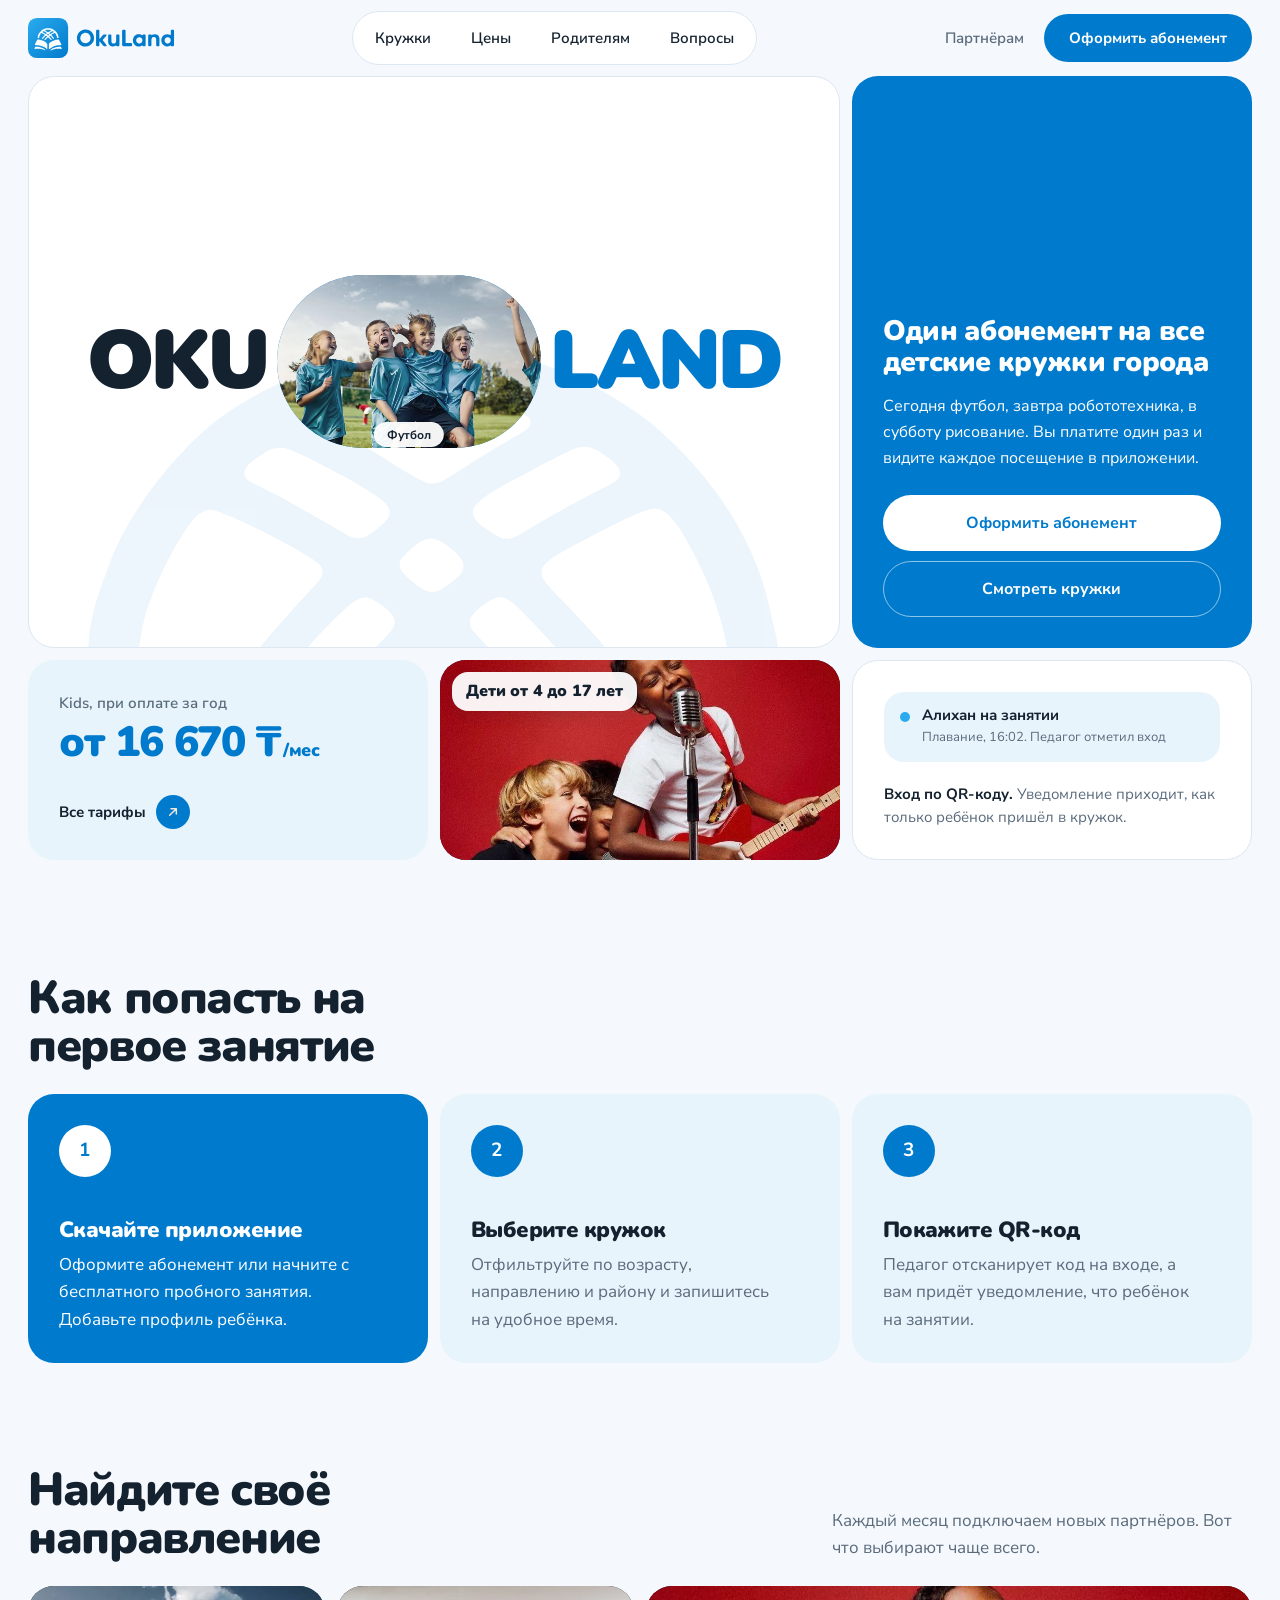
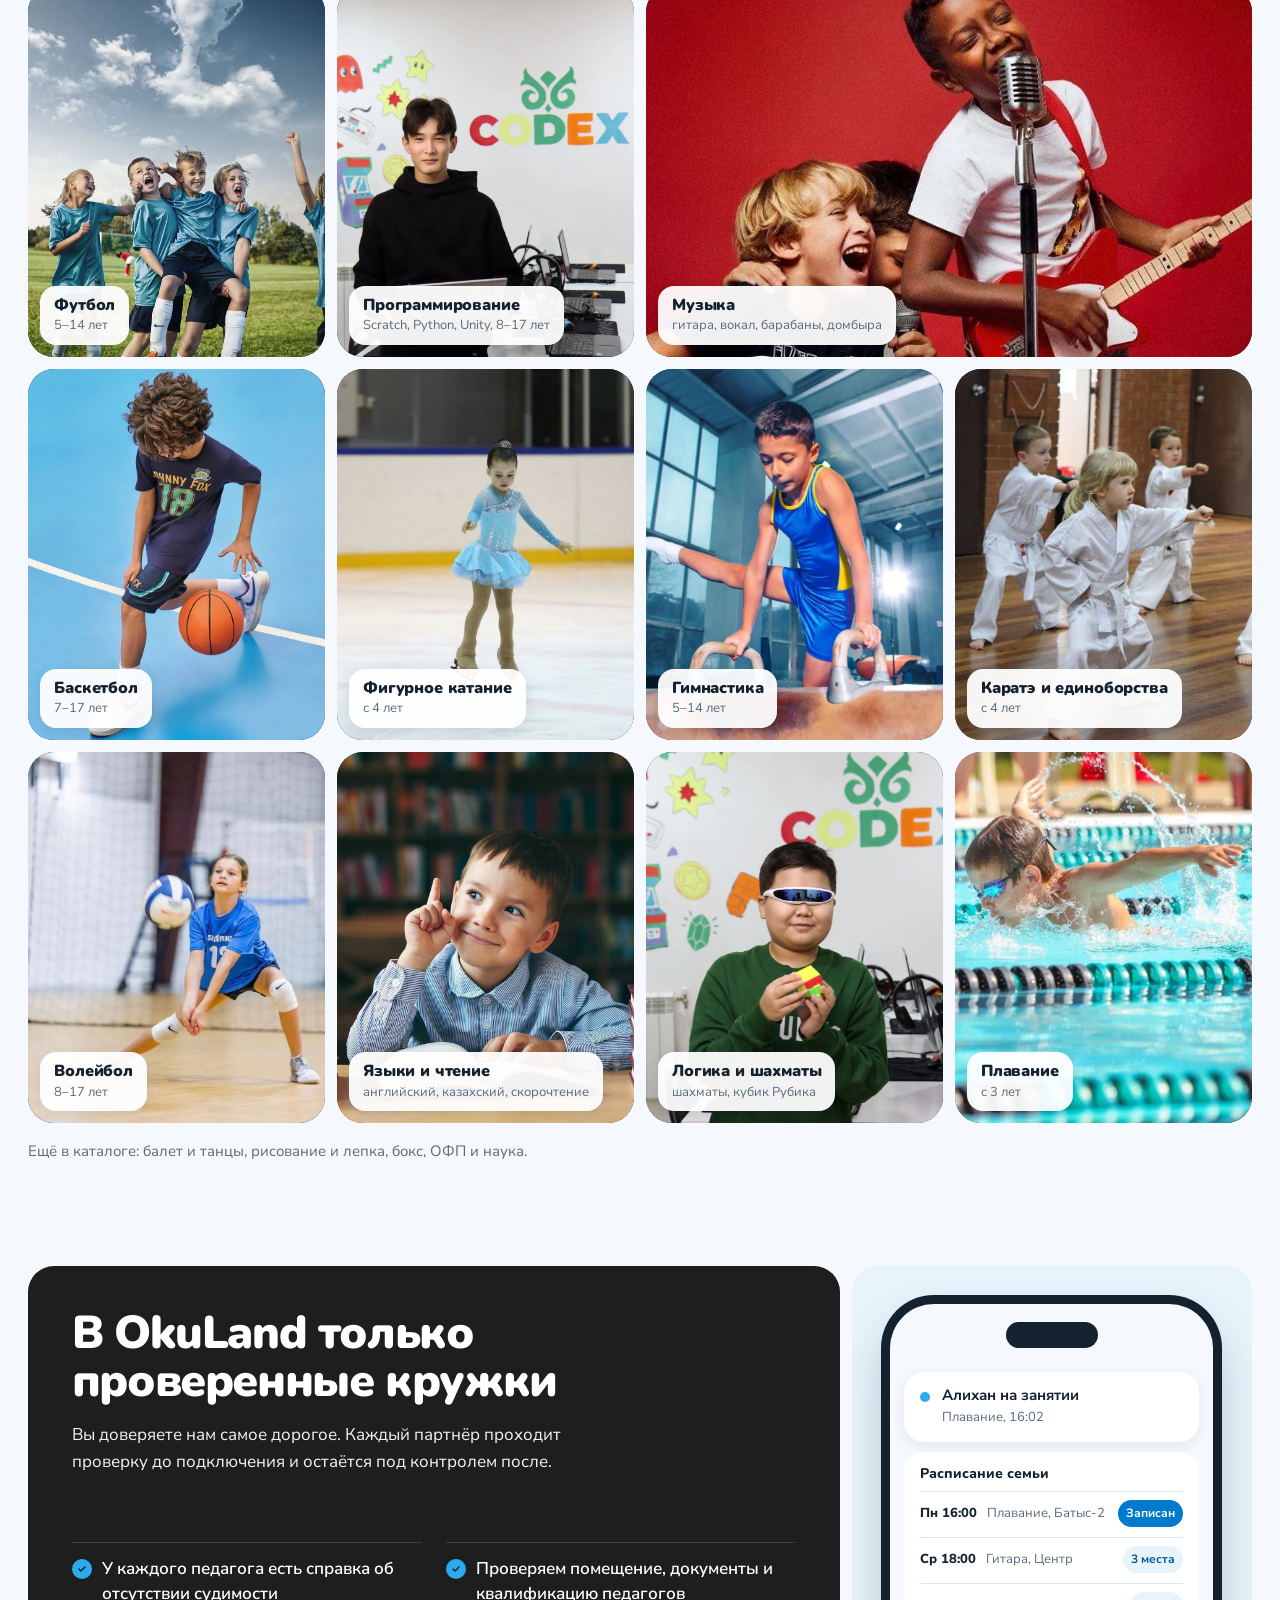
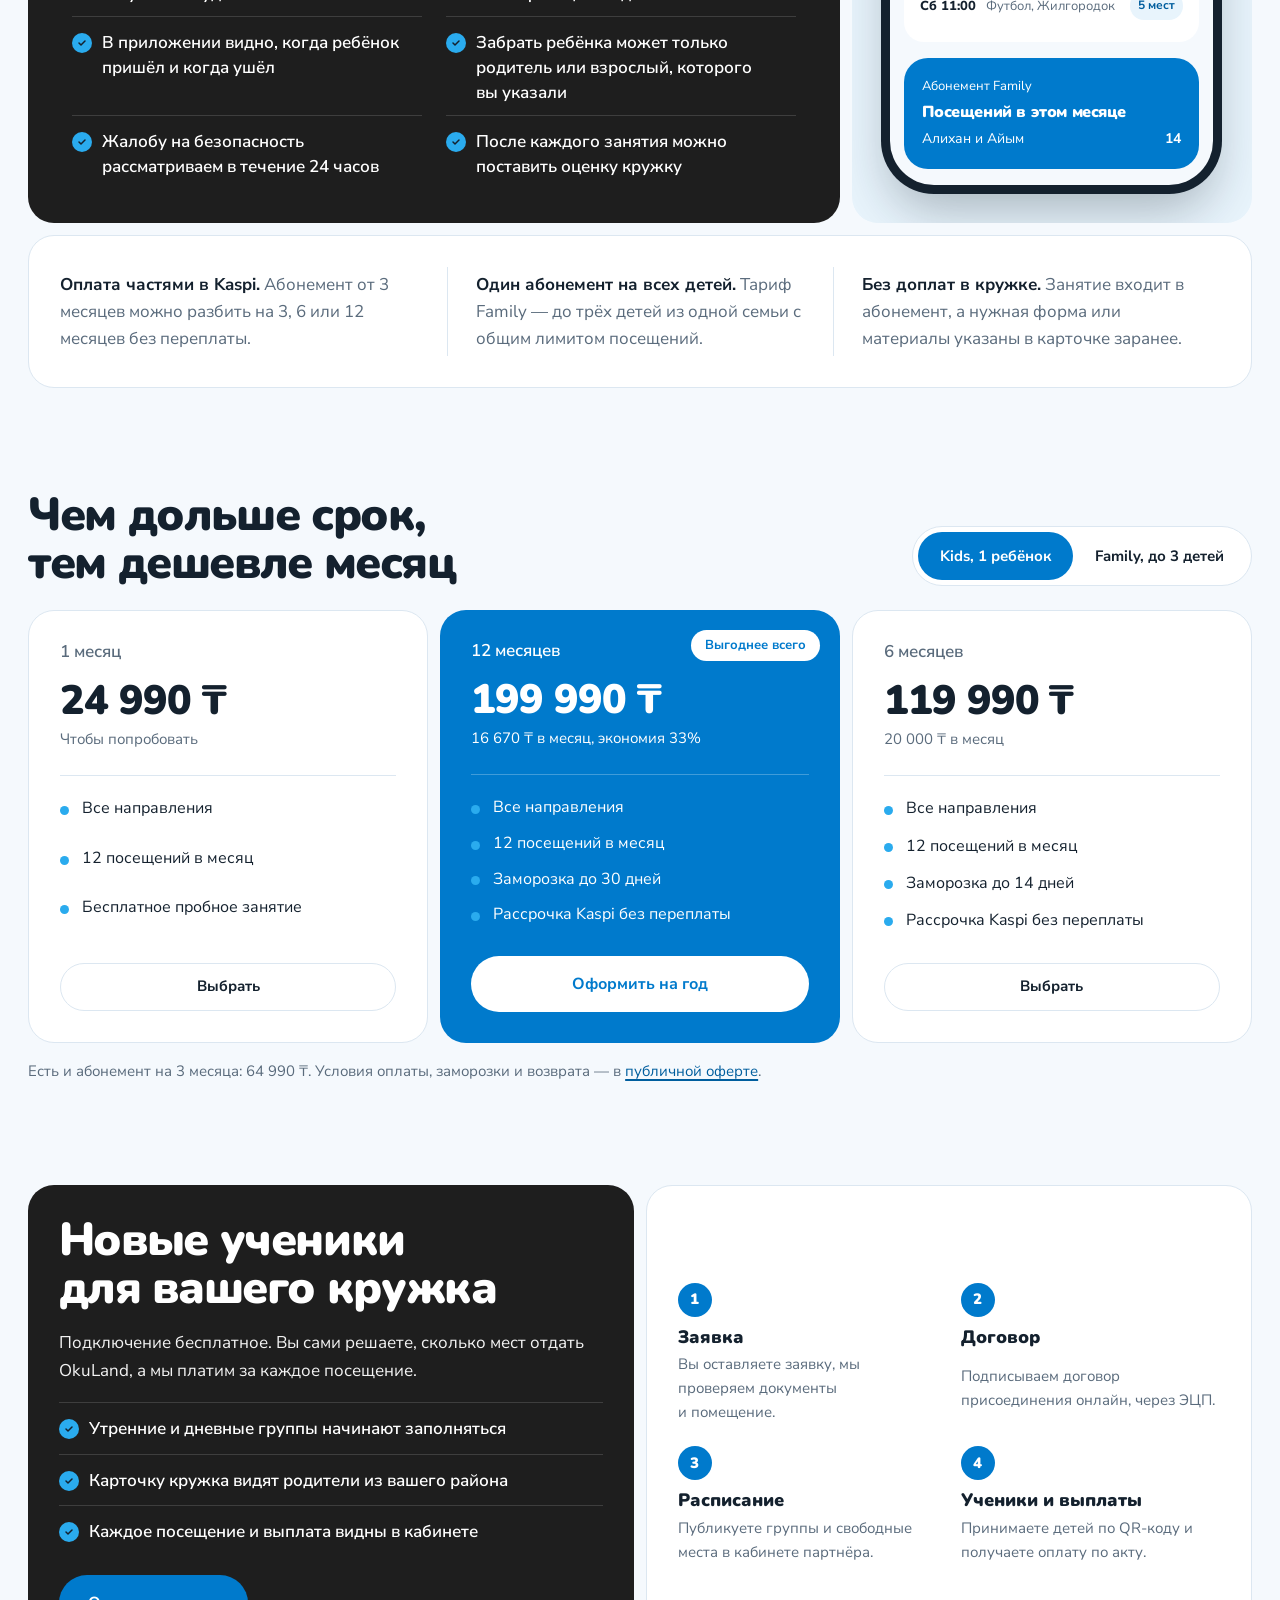
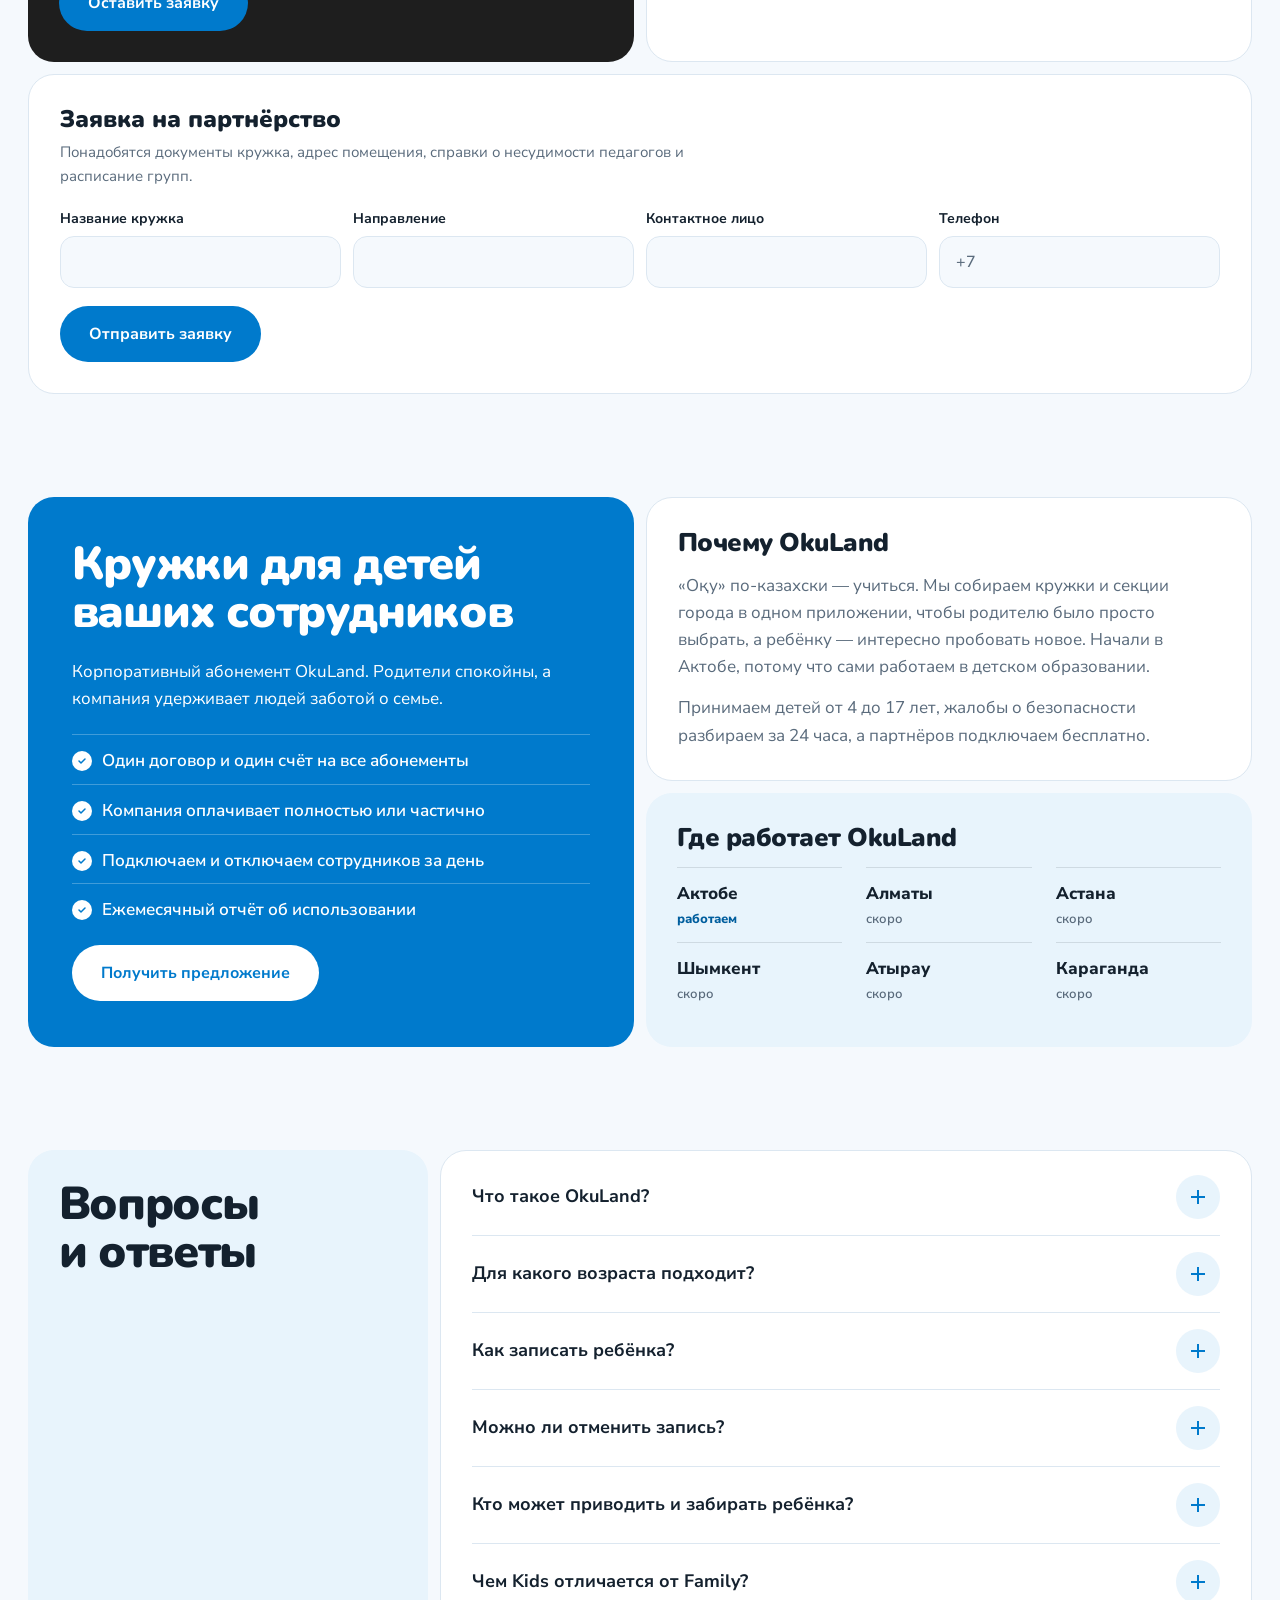
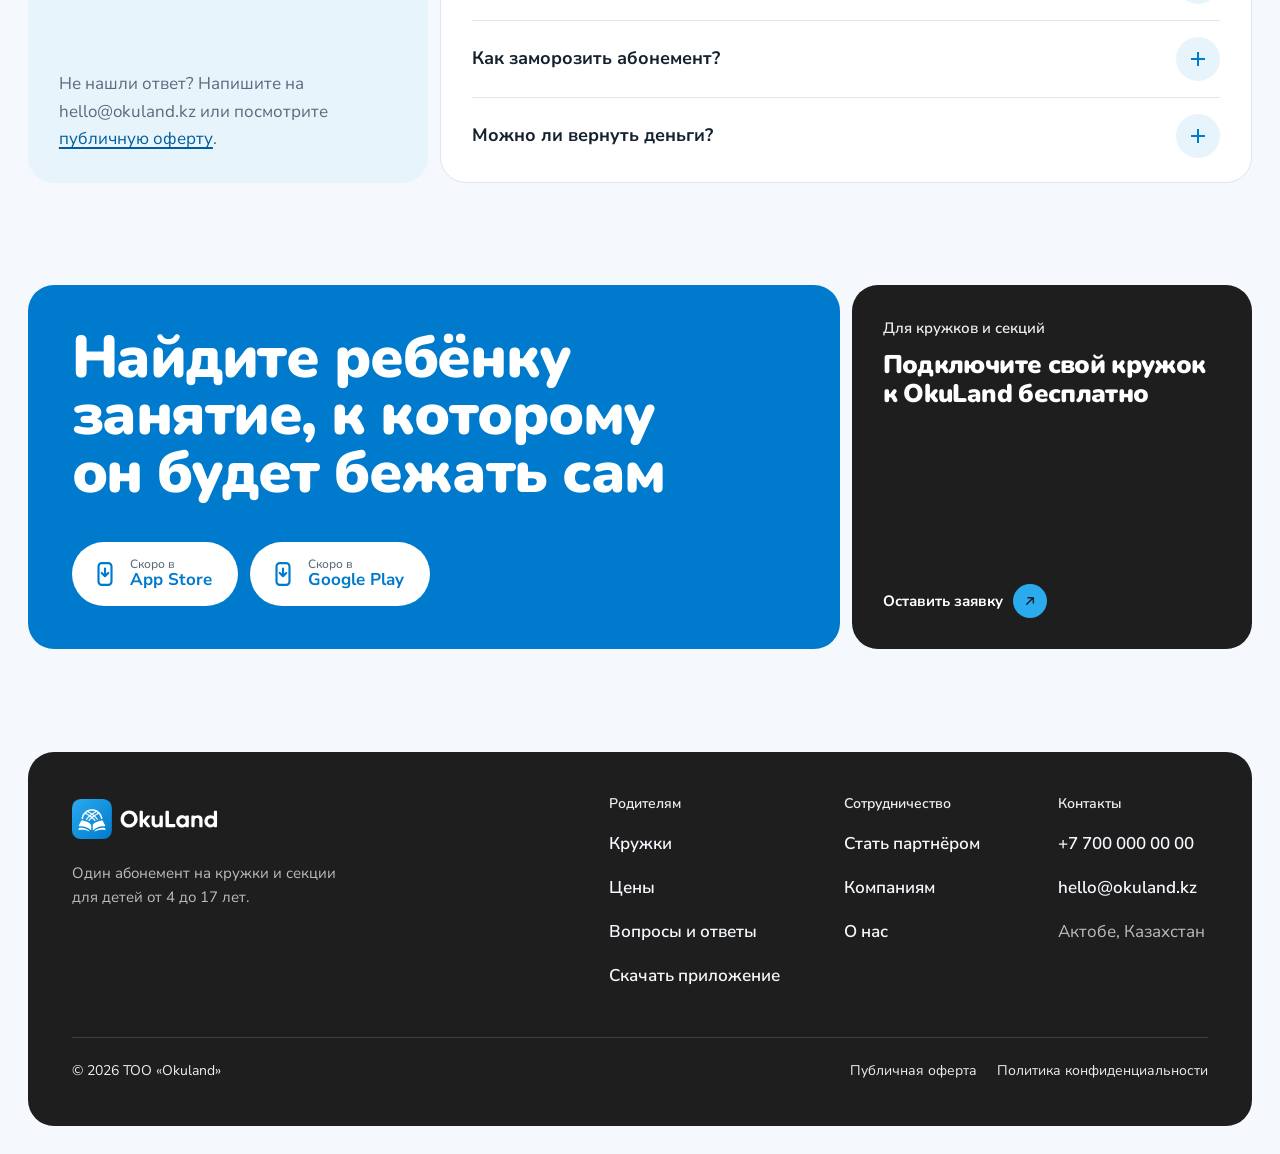
<file: index.html>
<!DOCTYPE html>
<html lang="ru">
<head>
<meta charset="utf-8">
<meta name="viewport" content="width=device-width, initial-scale=1, viewport-fit=cover">
<title>OkuLand — один абонемент на детские кружки</title>
<meta name="description" content="Один абонемент OkuLand на кружки и секции для детей от 4 до 17 лет: спорт, плавание, танцы, музыка, наука и творчество в проверенных студиях Актобе.">
<meta name="theme-color" content="#007ACC">
<link rel="icon" href="assets/img/brand/favicon-32.png" sizes="32x32">
<link rel="icon" href="assets/img/brand/okuland-symbol-blue.svg" type="image/svg+xml">
<link rel="apple-touch-icon" href="assets/img/brand/apple-touch-icon.png">
<link rel="preload" href="assets/v3/fonts/nunito-cyrillic-wght-normal.woff2" as="font" type="font/woff2" crossorigin>
<link rel="stylesheet" href="assets/v3/style.css?v=4">
</head>
<body>
<a class="skip" href="#main">Перейти к содержанию</a>

<header class="hdr">
  <div class="hdr__in">
    <a class="logo" href="#top" aria-label="OkuLand, на главную">
      <img class="logo__img" src="assets/img/brand/okuland-logo-horizontal.svg" alt="OkuLand" width="148" height="40">
    </a>
    <nav class="nav" aria-label="Основное меню">
      <a href="#kruzhki">Кружки</a>
      <a href="#ceny">Цены</a>
      <a href="#roditelyam">Родителям</a>
      <a href="#faq">Вопросы</a>
    </nav>
    <div class="hdr__end">
      <a class="link-quiet" href="#partneram">Партнёрам</a>
      <a class="btn btn--coral" href="#ceny">Оформить абонемент</a>
    </div>
    <button class="burger" type="button" aria-expanded="false" aria-controls="mnav" aria-label="Открыть меню"><span></span><span></span></button>
  </div>
  <nav class="mnav" id="mnav" aria-label="Мобильное меню" hidden>
    <a href="#kruzhki">Кружки</a>
    <a href="#ceny">Цены</a>
    <a href="#roditelyam">Родителям</a>
    <a href="#faq">Вопросы</a>
    <a href="#partneram">Партнёрам</a>
    <a href="#kompaniyam">Компаниям</a>
  </nav>
</header>

<main id="main" class="page">

<!-- ============ ПЕРВЫЙ ЭКРАН ============ -->
<section class="bento bento--hero" id="top" aria-labelledby="h1">
  <div class="t t--word" aria-hidden="true">
    <div class="word">
      <span class="word__half">Oku</span>
      <span class="pill" id="pill">
        <span class="pill__line"></span>
        <img src="assets/img/photos/football-team.webp" alt="" data-name="Футбол" style="--fp:50% 68%" class="is-on">
        <img src="assets/img/photos/basketball-kid.webp" alt="" data-name="Баскетбол" style="--fp:50% 58%" loading="lazy">
        <img src="assets/img/photos/codex-laptop.webp" alt="" data-name="Программирование" style="--fp:40% 42%" loading="lazy">
        <img src="assets/img/photos/skating.webp" alt="" data-name="Фигурное катание" style="--fp:50% 50%" loading="lazy">
        <img src="assets/img/photos/music-band.webp" alt="" data-name="Музыка" style="--fp:50% 40%" loading="lazy">
        <img src="assets/img/photos/karate.webp" alt="" data-name="Каратэ" style="--fp:50% 42%" loading="lazy">
        <img src="assets/img/photos/gymnastics-horse.webp" alt="" data-name="Гимнастика" style="--fp:50% 45%" loading="lazy">
        <span class="pill__tag" id="pillTag">Футбол</span>
      </span>
      <span class="word__half">Land</span>
    </div>
  </div>

  <div class="t t--blue t--intro">
    <h1 id="h1">Один абонемент на все детские кружки города</h1>
    <p>Сегодня футбол, завтра робототехника, в субботу рисование. Вы платите один раз и видите каждое посещение в приложении.</p>
    <div class="t__cta">
      <a class="btn btn--white btn--lg" href="#ceny">Оформить абонемент</a>
      <a class="btn btn--ghost-light btn--lg" href="#kruzhki">Смотреть кружки</a>
    </div>
  </div>

  <a class="t t--tint t--price t--link" href="#ceny">
    <small>Kids, при оплате за год</small>
    <b class="big">от 16 670 ₸<span>/мес</span></b>
    <span class="t__more">Все тарифы</span>
  </a>

  <a class="t t--photo t--link" href="#kruzhki">
    <img src="assets/img/photos/music-band.webp" alt="Трое мальчишек поют и играют на гитарах" style="--fp:50% 12%" loading="lazy">
    <span class="chip chip--tl"><b>Дети от 4 до 17 лет</b></span>
  </a>

  <div class="t t--white t--qr">
    <div class="note">
      <span class="note__dot"></span>
      <div><b>Алихан на занятии</b><small>Плавание, 16:02. Педагог отметил вход</small></div>
    </div>
    <p class="t__cap"><b>Вход по QR-коду.</b> Уведомление приходит, как только ребёнок пришёл в кружок.</p>
  </div>
</section>

<!-- ============ ТРИ ШАГА ============ -->
<section class="block" aria-labelledby="h-steps">
  <h2 class="h2" id="h-steps">Как попасть на первое занятие</h2>
  <ol class="bento bento--3">
    <li class="t t--blue step">
      <span class="step__n">1</span>
      <h3>Скачайте приложение</h3>
      <p>Оформите абонемент или начните с бесплатного пробного занятия. Добавьте профиль ребёнка.</p>
    </li>
    <li class="t t--tint step">
      <span class="step__n">2</span>
      <h3>Выберите кружок</h3>
      <p>Отфильтруйте по возрасту, направлению и району и запишитесь на удобное время.</p>
    </li>
    <li class="t t--tint step">
      <span class="step__n">3</span>
      <h3>Покажите QR-код</h3>
      <p>Педагог отсканирует код на входе, а вам придёт уведомление, что ребёнок на занятии.</p>
    </li>
  </ol>
</section>

<!-- ============ НАПРАВЛЕНИЯ ============ -->
<section class="block" id="kruzhki" aria-labelledby="h-dirs">
  <div class="block__head">
    <h2 class="h2" id="h-dirs">Найдите своё направление</h2>
    <p class="block__sub">Каждый месяц подключаем новых партнёров. Вот что выбирают чаще всего.</p>
  </div>
  <div class="bento bento--dirs">
    <a class="t t--photo t--link d-tall" href="#app">
      <img src="assets/img/photos/football-team.webp" alt="Мальчишки в футбольной форме празднуют гол" style="--fp:50% 62%" loading="lazy">
      <span class="chip"><b>Футбол</b><small>5–14 лет</small></span>
    </a>
    <a class="t t--photo t--link d-tall" href="#app">
      <img src="assets/img/photos/codex-laptop.webp" alt="Подросток с ноутбуком в классе программирования" style="--fp:45% 40%" loading="lazy">
      <span class="chip"><b>Программирование</b><small>Scratch, Python, Unity, 8–17 лет</small></span>
    </a>
    <a class="t t--photo t--link d-wide" href="#app">
      <img src="assets/img/photos/music-band.webp" alt="Мальчишки поют в микрофон и играют на гитарах" style="--fp:50% 40%" loading="lazy">
      <span class="chip"><b>Музыка</b><small>гитара, вокал, барабаны, домбыра</small></span>
    </a>
    <a class="t t--photo t--link " href="#app">
      <img src="assets/img/photos/basketball-kid.webp" alt="Мальчик ведёт баскетбольный мяч" style="--fp:50% 55%" loading="lazy">
      <span class="chip"><b>Баскетбол</b><small>7–17 лет</small></span>
    </a>
    <a class="t t--photo t--link " href="#app">
      <img src="assets/img/photos/skating.webp" alt="Девочка в голубом платье на льду" style="--fp:50% 48%" loading="lazy">
      <span class="chip"><b>Фигурное катание</b><small>с 4 лет</small></span>
    </a>
    <a class="t t--photo t--link " href="#app">
      <img src="assets/img/photos/gymnastics-horse.webp" alt="Мальчик делает упражнение на гимнастическом коне" style="--fp:50% 40%" loading="lazy">
      <span class="chip"><b>Гимнастика</b><small>5–14 лет</small></span>
    </a>
    <a class="t t--photo t--link " href="#app">
      <img src="assets/img/photos/karate.webp" alt="Дети в кимоно отрабатывают удар" style="--fp:50% 45%" loading="lazy">
      <span class="chip"><b>Каратэ и единоборства</b><small>с 4 лет</small></span>
    </a>
    <a class="t t--photo t--link " href="#app">
      <img src="assets/img/photos/volleyball.webp" alt="Девочка принимает мяч в волейболе" style="--fp:45% 45%" loading="lazy">
      <span class="chip"><b>Волейбол</b><small>8–17 лет</small></span>
    </a>
    <a class="t t--photo t--link " href="#app">
      <img src="assets/img/photos/reading.webp" alt="Мальчик за книгой поднял палец — придумал ответ" style="--fp:50% 40%" loading="lazy">
      <span class="chip"><b>Языки и чтение</b><small>английский, казахский, скорочтение</small></span>
    </a>
    <a class="t t--photo t--link " href="#app">
      <img src="assets/img/photos/codex-cube.webp" alt="Мальчик собирает кубик Рубика" style="--fp:50% 45%" loading="lazy">
      <span class="chip"><b>Логика и шахматы</b><small>шахматы, кубик Рубика</small></span>
    </a>
    <a class="t t--photo t--link " href="#app">
      <img src="assets/img/photos/swimming.webp" alt="Мальчик плывёт кролем в бассейне" style="--fp:50% 45%" loading="lazy">
      <span class="chip"><b>Плавание</b><small>с 3 лет</small></span>
    </a>
  </div>
  <p class="note-line">Ещё в каталоге: балет и танцы, рисование и лепка, бокс, ОФП и наука.</p>
</section>

<!-- ============ РОДИТЕЛЯМ ============ -->
<section class="block" id="roditelyam" aria-labelledby="h-par">
  <div class="bento bento--parents">
    <div class="t t--dark par">
      <div>
        <h2 class="h2" id="h-par">В OkuLand только проверенные кружки</h2>
        <p class="par__lead">Вы доверяете нам самое дорогое. Каждый партнёр проходит проверку до подключения и остаётся под контролем после.</p>
      </div>
      <ul class="safe">
        <li>У каждого педагога есть справка об отсутствии судимости</li>
        <li>Проверяем помещение, документы и квалификацию педагогов</li>
        <li>В приложении видно, когда ребёнок пришёл и когда ушёл</li>
        <li>Забрать ребёнка может только родитель или взрослый, которого вы указали</li>
        <li>Жалобу на безопасность рассматриваем в течение 24 часов</li>
        <li>После каждого занятия можно поставить оценку кружку</li>
      </ul>
    </div>
    <div class="t t--tint phone-t">
      <div class="phone" role="img" aria-label="Пример экрана приложения OkuLand: расписание и уведомления">
        <div class="note"><span class="note__dot"></span><div><b>Алихан на занятии</b><small>Плавание, 16:02</small></div></div>
        <div class="sched">
          <p class="sched__h">Расписание семьи</p>
          <div class="sched__row"><b>Пн 16:00</b><span>Плавание, Батыс-2</span><i>Записан</i></div>
          <div class="sched__row"><b>Ср 18:00</b><span>Гитара, Центр</span><i class="is-free">3 места</i></div>
          <div class="sched__row"><b>Сб 11:00</b><span>Футбол, Жилгородок</span><i class="is-free">5 мест</i></div>
        </div>
        <div class="sub">
          <small>Абонемент Family</small>
          <b>Посещений в этом месяце</b>
                    <span class="sub__row"><span>Алихан и Айым</span><b>14</b></span>
        </div>
      </div>
    </div>
    <div class="t t--white perks">
      <p><b>Оплата частями в Kaspi.</b> Абонемент от 3 месяцев можно разбить на 3, 6 или 12 месяцев без переплаты.</p>
      <p><b>Один абонемент на всех детей.</b> Тариф Family — до трёх детей из одной семьи с общим лимитом посещений.</p>
      <p><b>Без доплат в кружке.</b> Занятие входит в абонемент, а нужная форма или материалы указаны в карточке заранее.</p>
    </div>
  </div>
</section>

<!-- ============ ЦЕНЫ ============ -->
<section class="block" id="ceny" aria-labelledby="h-price">
  <div class="block__head">
    <h2 class="h2" id="h-price">Чем дольше срок, тем дешевле месяц</h2>
    <div class="seg" role="radiogroup" aria-label="Тип абонемента">
      <button type="button" role="radio" aria-checked="true" data-plan="kids">Kids, 1 ребёнок</button>
      <button type="button" role="radio" aria-checked="false" data-plan="family">Family, до 3 детей</button>
    </div>
  </div>
  <div class="bento bento--plans">
    <article class="t t--white plan">
      <h3>1 месяц</h3>
      <p class="plan__price"><span data-p="1">24 990</span> ₸</p>
      <p class="plan__per">Чтобы попробовать</p>
      <ul><li>Все направления</li><li data-v>12 посещений в месяц</li><li>Бесплатное пробное занятие</li></ul>
      <a class="btn btn--line btn--block" href="#app">Выбрать</a>
    </article>
    <article class="t t--blue plan plan--best">
      <span class="plan__badge">Выгоднее всего</span>
      <h3>12 месяцев</h3>
      <p class="plan__price"><span data-p="12">199 990</span> ₸</p>
      <p class="plan__per"><span data-m="12">16 670</span> ₸ в месяц, экономия <span data-s>33</span>%</p>
      <ul><li>Все направления</li><li data-v>12 посещений в месяц</li><li>Заморозка до 30 дней</li><li>Рассрочка Kaspi без переплаты</li></ul>
      <a class="btn btn--white btn--block btn--lg" href="#app">Оформить на год</a>
    </article>
    <article class="t t--white plan">
      <h3>6 месяцев</h3>
      <p class="plan__price"><span data-p="6">119 990</span> ₸</p>
      <p class="plan__per"><span data-m="6">20 000</span> ₸ в месяц</p>
      <ul><li>Все направления</li><li data-v>12 посещений в месяц</li><li>Заморозка до 14 дней</li><li>Рассрочка Kaspi без переплаты</li></ul>
      <a class="btn btn--line btn--block" href="#app">Выбрать</a>
    </article>
  </div>
  <p class="note-line">Есть и абонемент на 3 месяца: <span data-p3>64 990</span> ₸. Условия оплаты, заморозки и возврата — в <a href="oferta.html">публичной оферте</a>.</p>
</section>

<!-- ============ ПАРТНЁРАМ ============ -->
<section class="block" id="partneram" aria-labelledby="h-partner">
  <div class="bento bento--partner">
    <div class="t t--dark partner-intro">
      <h2 class="h2" id="h-partner">Новые ученики для вашего кружка</h2>
      <p>Подключение бесплатное. Вы сами решаете, сколько мест отдать OkuLand, а мы платим за каждое посещение.</p>
      <ul class="safe">
        <li>Утренние и дневные группы начинают заполняться</li>
        <li>Карточку кружка видят родители из вашего района</li>
        <li>Каждое посещение и выплата видны в кабинете</li>
      </ul>
      <a class="btn btn--coral btn--lg" href="#partner-form">Оставить заявку</a>
    </div>
    <ol class="t t--white psteps">
      <li><b>Заявка</b><span>Вы оставляете заявку, мы проверяем документы и помещение.</span></li>
      <li><b>Договор</b><span>Подписываем договор присоединения онлайн, через ЭЦП.</span></li>
      <li><b>Расписание</b><span>Публикуете группы и свободные места в кабинете партнёра.</span></li>
      <li><b>Ученики и выплаты</b><span>Принимаете детей по QR-коду и получаете оплату по акту.</span></li>
    </ol>
    <form class="t t--white form" id="partner-form" data-mail="Заявка на партнёрство OkuLand">
      <h3>Заявка на партнёрство</h3>
      <p class="form__hint">Понадобятся документы кружка, адрес помещения, справки о несудимости педагогов и расписание групп.</p>
      <div class="form__grid">
        <label>Название кружка<input name="Кружок" required autocomplete="organization"></label>
        <label>Направление<input name="Направление" required></label>
        <label>Контактное лицо<input name="Имя" required autocomplete="name"></label>
        <label>Телефон<input name="Телефон" type="tel" required autocomplete="tel" inputmode="tel" placeholder="+7"></label>
      </div>
      <button class="btn btn--coral btn--lg" type="submit">Отправить заявку</button>
      <p class="form__ok" hidden>Открыли почту с готовым письмом. Если она не открылась, напишите на hello@okuland.kz.</p>
    </form>
  </div>
</section>

<!-- ============ КОМПАНИЯМ И О НАС ============ -->
<section class="block" id="kompaniyam" aria-labelledby="h-corp">
  <div class="bento bento--corp">
    <div class="t t--blue corp">
      <h2 class="h2" id="h-corp">Кружки для детей ваших сотрудников</h2>
      <p class="corp__lead">Корпоративный абонемент OkuLand. Родители спокойны, а компания удерживает людей заботой о семье.</p>
      <ul class="safe safe--light">
        <li>Один договор и один счёт на все абонементы</li>
        <li>Компания оплачивает полностью или частично</li>
        <li>Подключаем и отключаем сотрудников за день</li>
        <li>Ежемесячный отчёт об использовании</li>
      </ul>
      <a class="btn btn--white btn--lg" href="mailto:hello@okuland.kz?subject=%D0%9A%D0%BE%D1%80%D0%BF%D0%BE%D1%80%D0%B0%D1%82%D0%B8%D0%B2%D0%BD%D1%8B%D0%B9%20%D0%B0%D0%B1%D0%BE%D0%BD%D0%B5%D0%BC%D0%B5%D0%BD%D1%82">Получить предложение</a>
    </div>
    <div class="t t--white about" id="o-nas">
      <h2 class="h3">Почему OkuLand</h2>
      <p>«Оқу» по-казахски — учиться. Мы собираем кружки и секции города в одном приложении, чтобы родителю было просто выбрать, а ребёнку — интересно пробовать новое. Начали в Актобе, потому что сами работаем в детском образовании.</p>
      <p class="about__more">Принимаем детей от 4 до 17 лет, жалобы о безопасности разбираем за 24 часа, а партнёров подключаем бесплатно.</p>
    </div>
    <div class="t t--tint cities">
      <h2 class="h3">Где работает OkuLand</h2>
      <ul>
        <li class="is-live">Актобе<small>работаем</small></li>
        <li>Алматы<small>скоро</small></li>
        <li>Астана<small>скоро</small></li>
        <li>Шымкент<small>скоро</small></li>
        <li>Атырау<small>скоро</small></li>
        <li>Караганда<small>скоро</small></li>
      </ul>
    </div>
  </div>
</section>

<!-- ============ ВОПРОСЫ ============ -->
<section class="block" id="faq" aria-labelledby="h-faq">
  <div class="bento bento--faq">
    <div class="t t--tint faq-t">
      <h2 class="h2" id="h-faq">Вопросы и ответы</h2>
      <p>Не нашли ответ? Напишите на hello@okuland.kz или посмотрите <a href="oferta.html">публичную оферту</a>.</p>
    </div>
    <div class="t t--white faq">
      <details><summary>Что такое OkuLand?</summary><p>Приложение с единым абонементом на детские кружки и секции. Вы платите один раз и записываете ребёнка к разным партнёрам: спорт, языки, музыка, наука, творчество.</p></details>
      <details><summary>Для какого возраста подходит?</summary><p>Для детей от 4 до 17 лет. У каждого кружка указан возраст, фильтр сразу покажет подходящие.</p></details>
      <details><summary>Как записать ребёнка?</summary><p>Откройте карточку кружка в приложении, выберите время и нажмите «Записаться». На входе педагог отсканирует QR-код.</p></details>
      <details><summary>Можно ли отменить запись?</summary><p>Да, бесплатно не позднее чем за 2 часа до начала. Если отменить позже или не прийти, посещение списывается.</p></details>
      <details><summary>Кто может приводить и забирать ребёнка?</summary><p>Родитель или взрослый, которого вы добавили в приложении как доверенное лицо. Другим взрослым педагог ребёнка не отдаст.</p></details>
      <details><summary>Чем Kids отличается от Family?</summary><p>Kids — абонемент на одного ребёнка. Family — на двух-трёх детей из одной семьи с общим лимитом посещений; выходит дешевле, чем несколько Kids.</p></details>
      <details><summary>Как заморозить абонемент?</summary><p>В профиле нажмите «Заморозить» и выберите даты. Для абонемента на 6 месяцев доступно до 14 дней заморозки, на 12 месяцев — до 30.</p></details>
      <details><summary>Можно ли вернуть деньги?</summary><p>Да, по правилам публичной оферты. Если за 14 дней после покупки посещений не было, возвращаем всю сумму, позже — пропорционально неиспользованному сроку.</p></details>
    </div>
  </div>
</section>

<!-- ============ ПРИЛОЖЕНИЕ ============ -->
<section class="block" id="app" aria-labelledby="h-app">
  <div class="bento bento--app">
    <div class="t t--blue app-t">
      <h2 class="app__h" id="h-app">Найдите ребёнку занятие, к которому он будет бежать сам</h2>
      <div class="app__btns">
        <span class="store"><svg viewBox="0 0 24 24" aria-hidden="true"><rect x="6" y="2" width="12" height="20" rx="3" fill="none" stroke="currentColor" stroke-width="2"/><path d="M12 7v7m-3-3 3 3 3-3" fill="none" stroke="currentColor" stroke-width="2" stroke-linecap="round" stroke-linejoin="round"/></svg><span><small>Скоро в</small>App Store</span></span>
        <span class="store"><svg viewBox="0 0 24 24" aria-hidden="true"><rect x="6" y="2" width="12" height="20" rx="3" fill="none" stroke="currentColor" stroke-width="2"/><path d="M12 7v7m-3-3 3 3 3-3" fill="none" stroke="currentColor" stroke-width="2" stroke-linecap="round" stroke-linejoin="round"/></svg><span><small>Скоро в</small>Google Play</span></span>
      </div>
    </div>
    <a class="t t--dark t--link partner-t" href="#partner-form">
      <small>Для кружков и секций</small>
      <b>Подключите свой кружок к OkuLand бесплатно</b>
      <span class="t__more">Оставить заявку</span>
    </a>
  </div>
</section>

</main>

<footer class="ftr">
  <div class="ftr__box">
    <div class="ftr__top">
      <div class="ftr__brand">
        <a class="logo" href="#top" aria-label="OkuLand, на главную">
          <img class="logo__img" src="assets/img/brand/okuland-logo-horizontal-white.svg" alt="OkuLand" width="148" height="40">
        </a>
        <p>Один абонемент на кружки и секции для детей от 4 до 17 лет.</p>
      </div>
      <div class="ftr__cols">
        <div><h3>Родителям</h3><a href="#kruzhki">Кружки</a><a href="#ceny">Цены</a><a href="#faq">Вопросы и ответы</a><a href="#app">Скачать приложение</a></div>
        <div><h3>Сотрудничество</h3><a href="#partneram">Стать партнёром</a><a href="#kompaniyam">Компаниям</a><a href="#o-nas">О нас</a></div>
        <div><h3>Контакты</h3><a href="tel:+77000000000">+7 700 000 00 00</a><a href="mailto:hello@okuland.kz">hello@okuland.kz</a><span class="ftr__txt">Актобе, Казахстан</span></div>
      </div>
    </div>
    <div class="ftr__bot"><span>© 2026 ТОО «Okuland»</span><span class="ftr__docs"><a href="oferta.html">Публичная оферта</a><a href="oferta.html#pd">Политика конфиденциальности</a></span></div>
  </div>
</footer>

<div class="dock">
  <a class="btn btn--coral btn--block btn--lg" href="#ceny">Оформить абонемент</a>
</div>

<script src="assets/v3/main.js?v=4"></script>
</body>
</html>
</file>
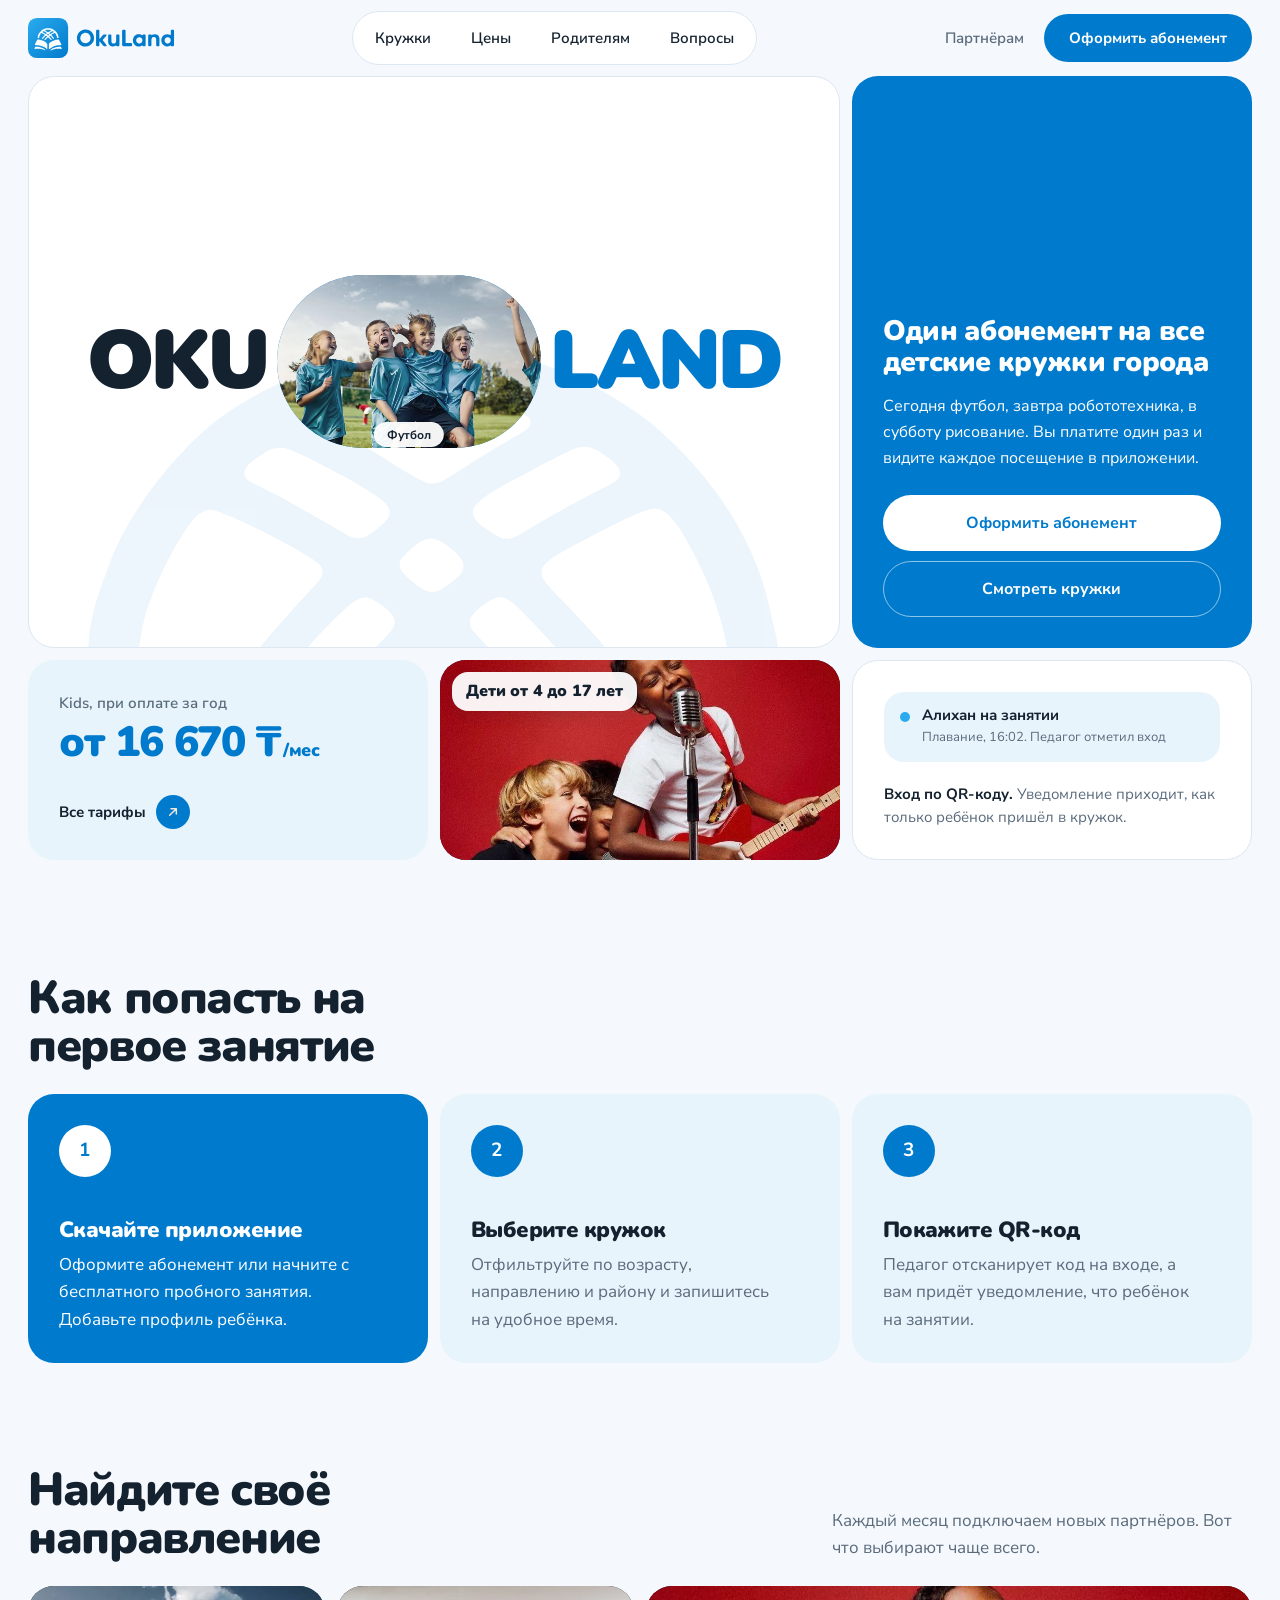
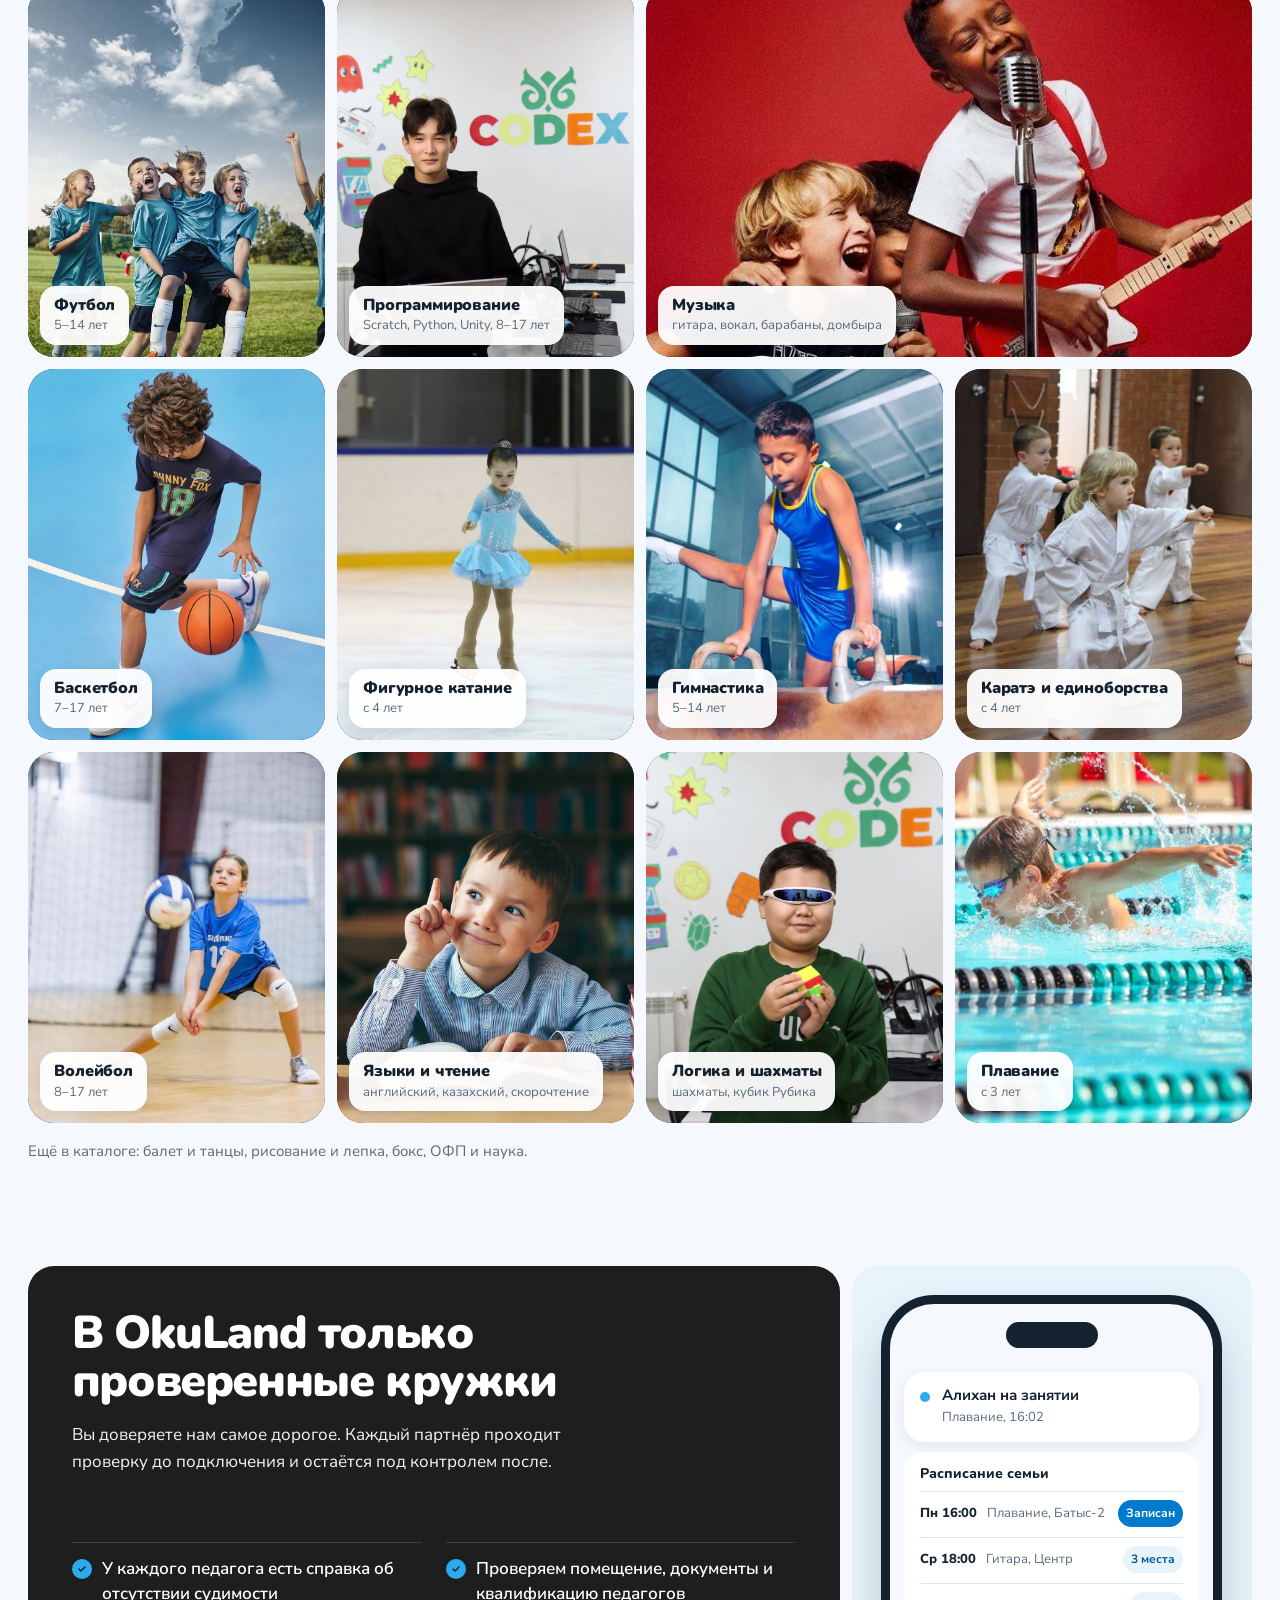
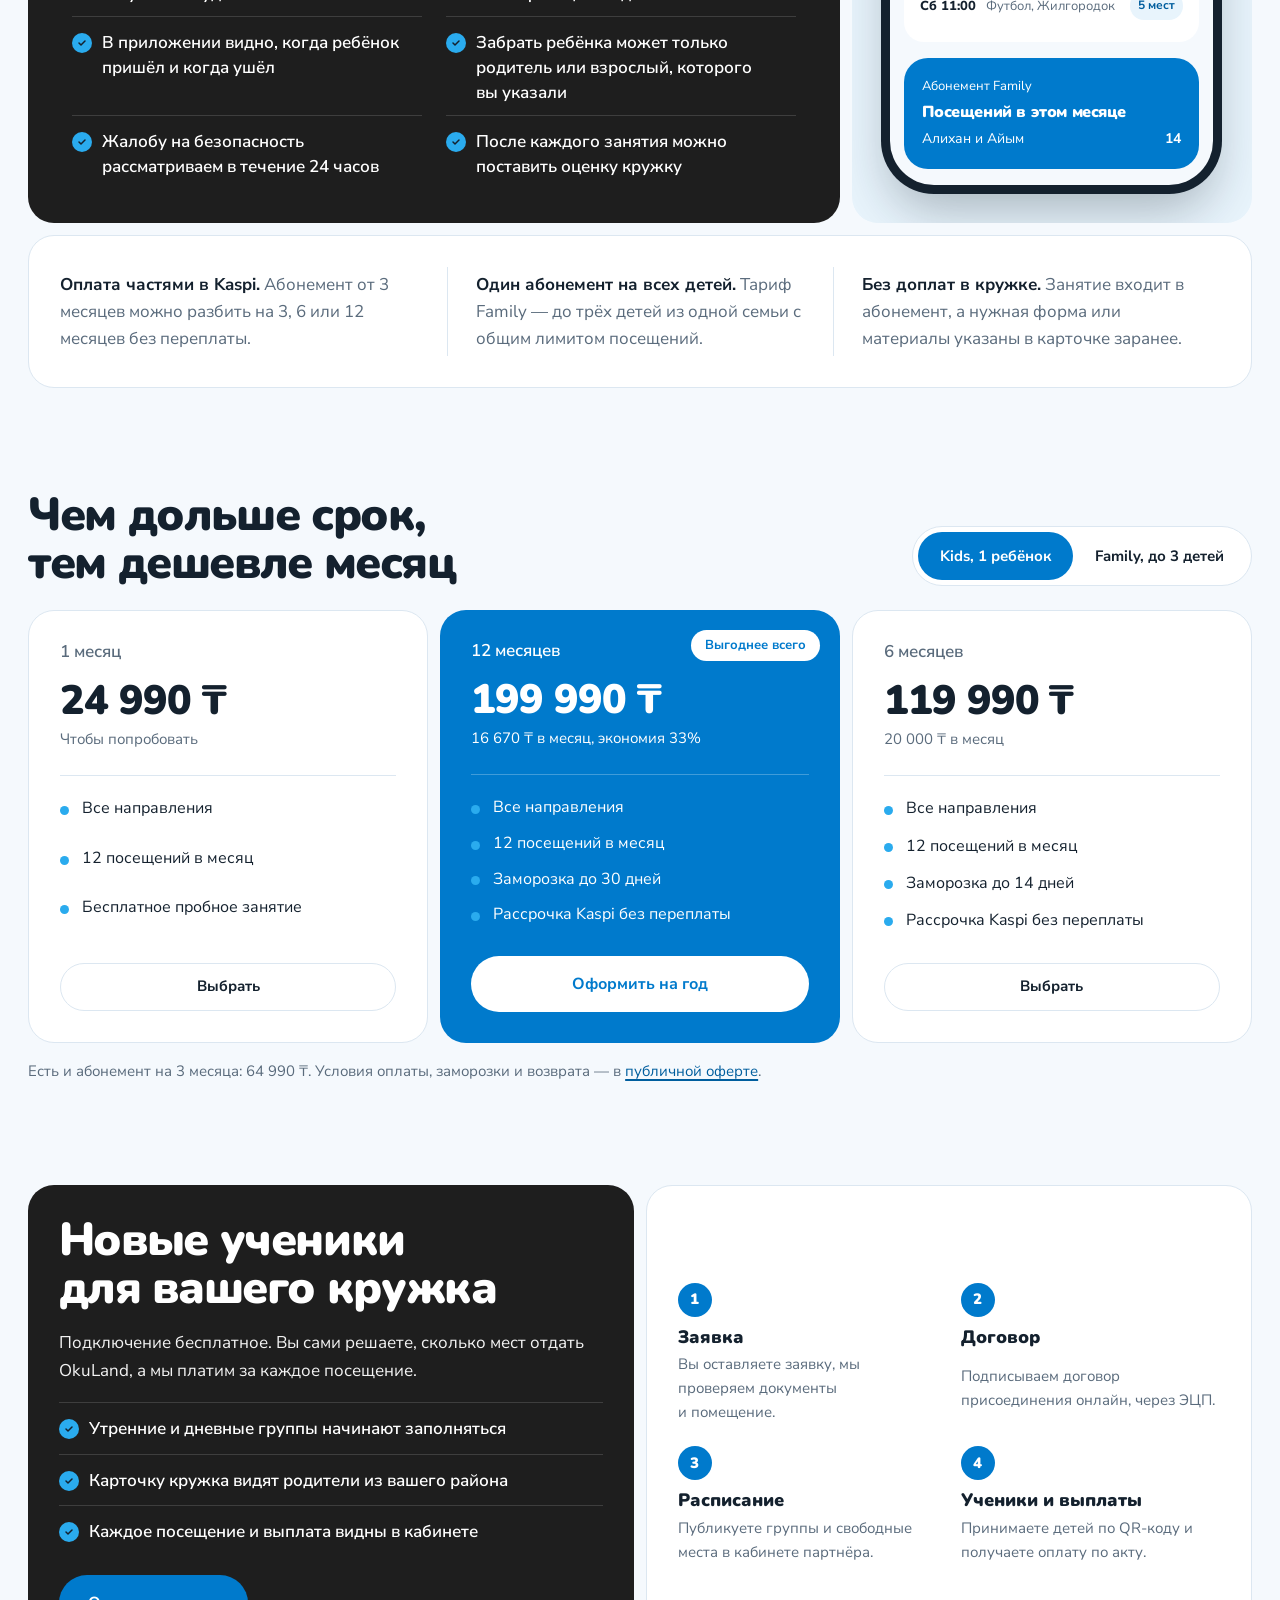
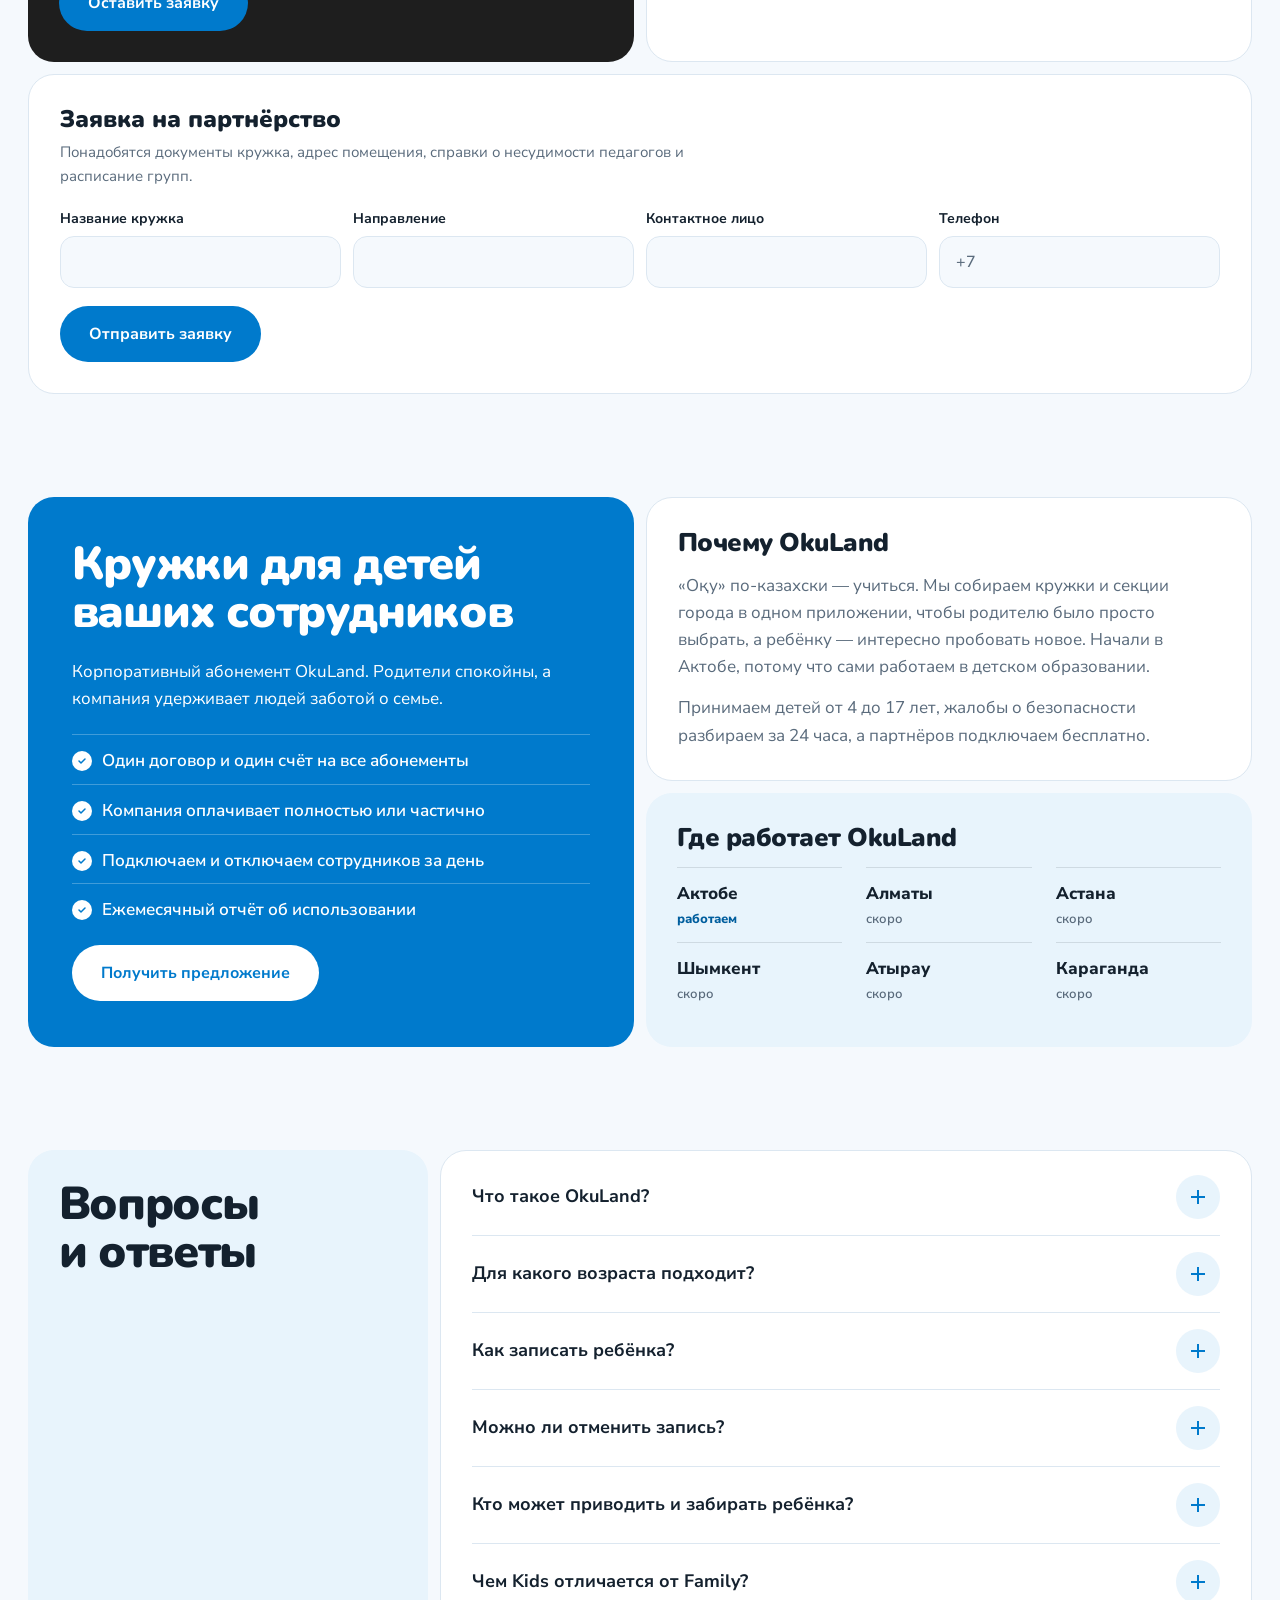
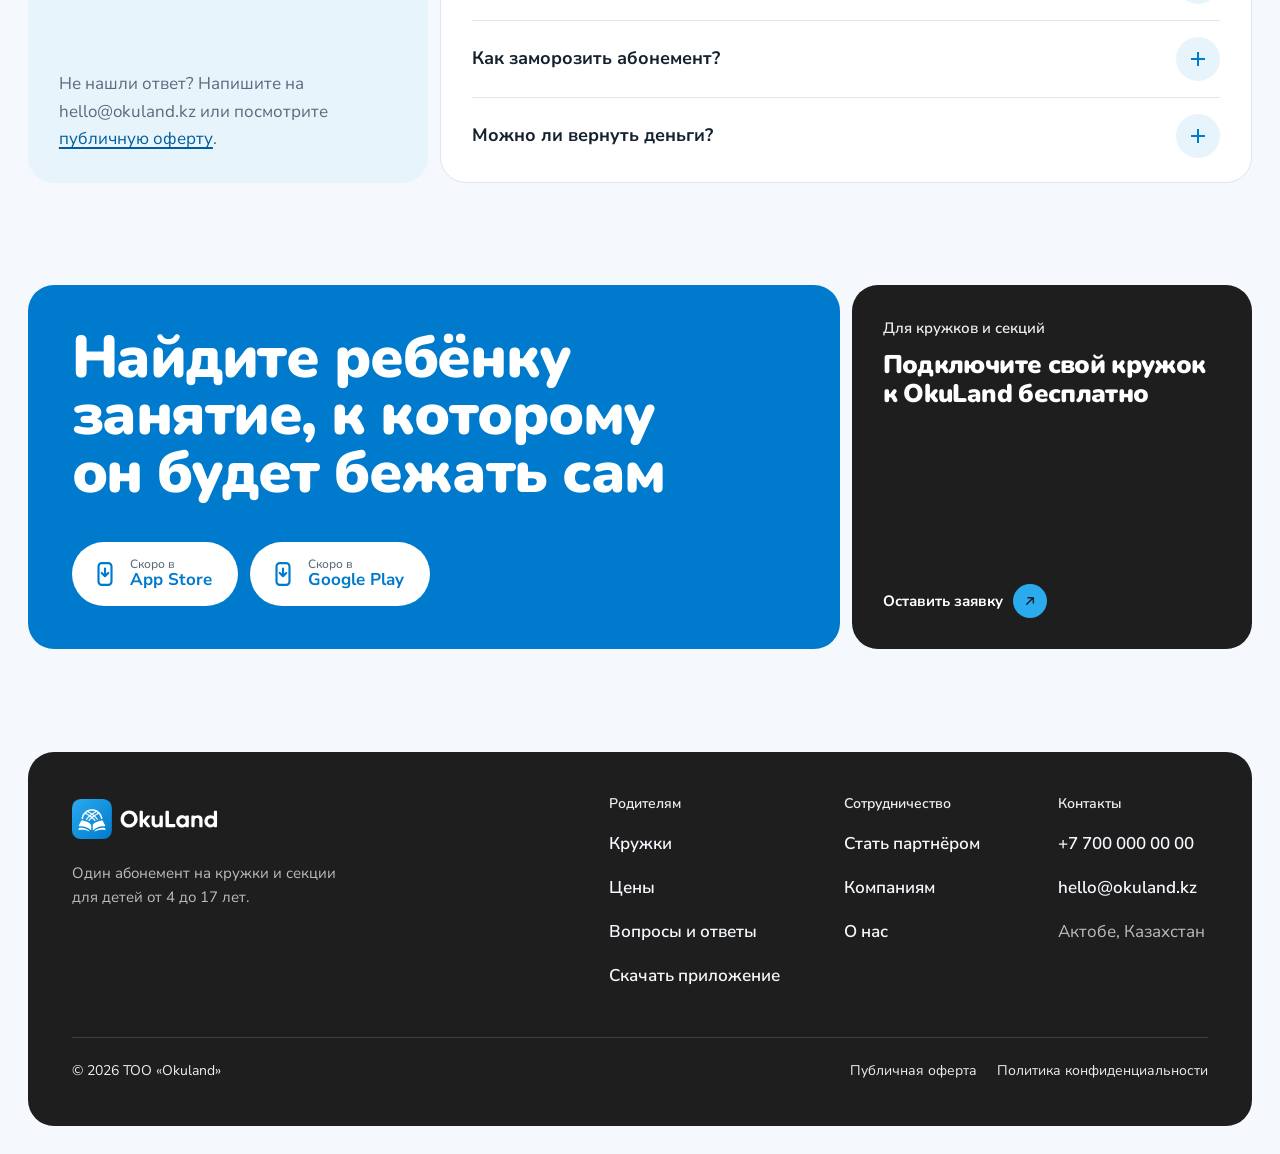
<file: ceny.html>
<!DOCTYPE html>
<html lang="ru"><head><meta charset="utf-8"><title>OkuLand</title>
<meta http-equiv="refresh" content="0; url=index.html#ceny"><link rel="canonical" href="index.html#ceny">
<script>location.replace('index.html#ceny')</script></head>
<body><p><a href="index.html#ceny">Перейти на страницу OkuLand</a></p></body></html>
</file>
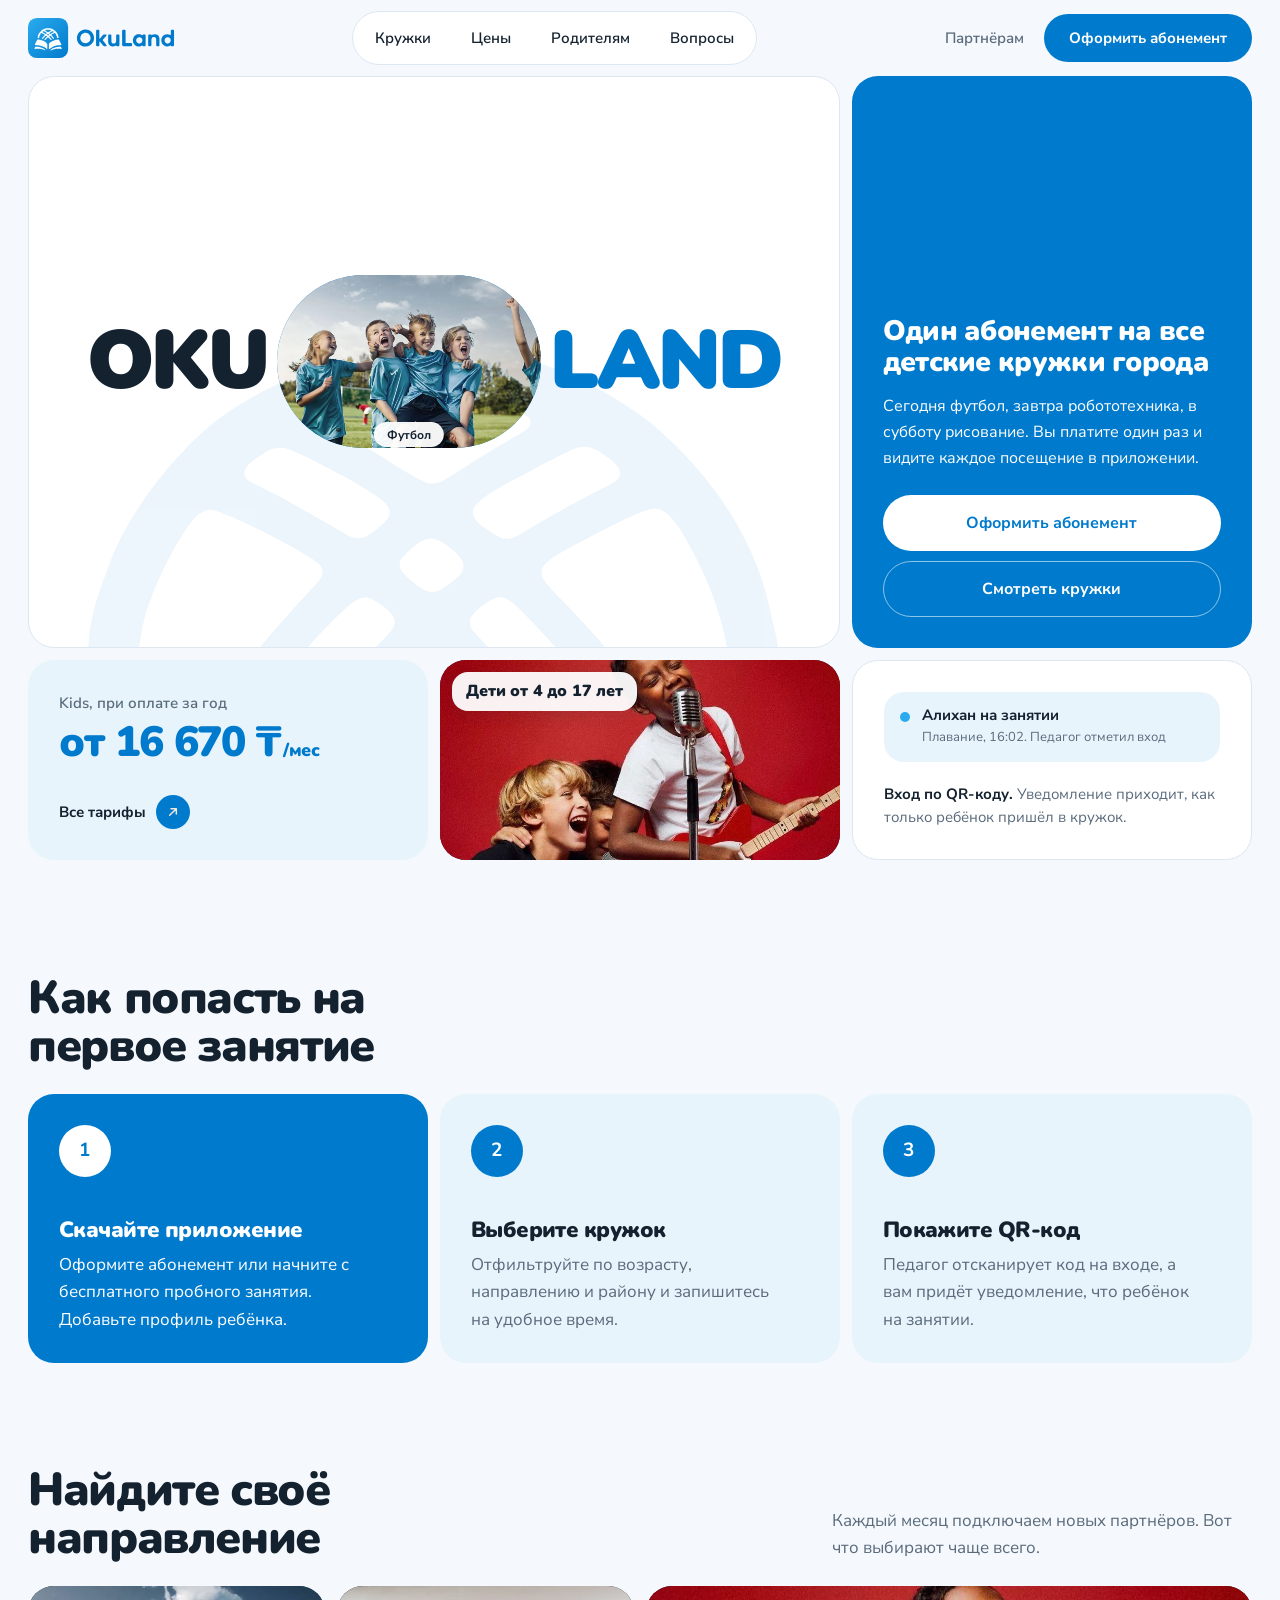
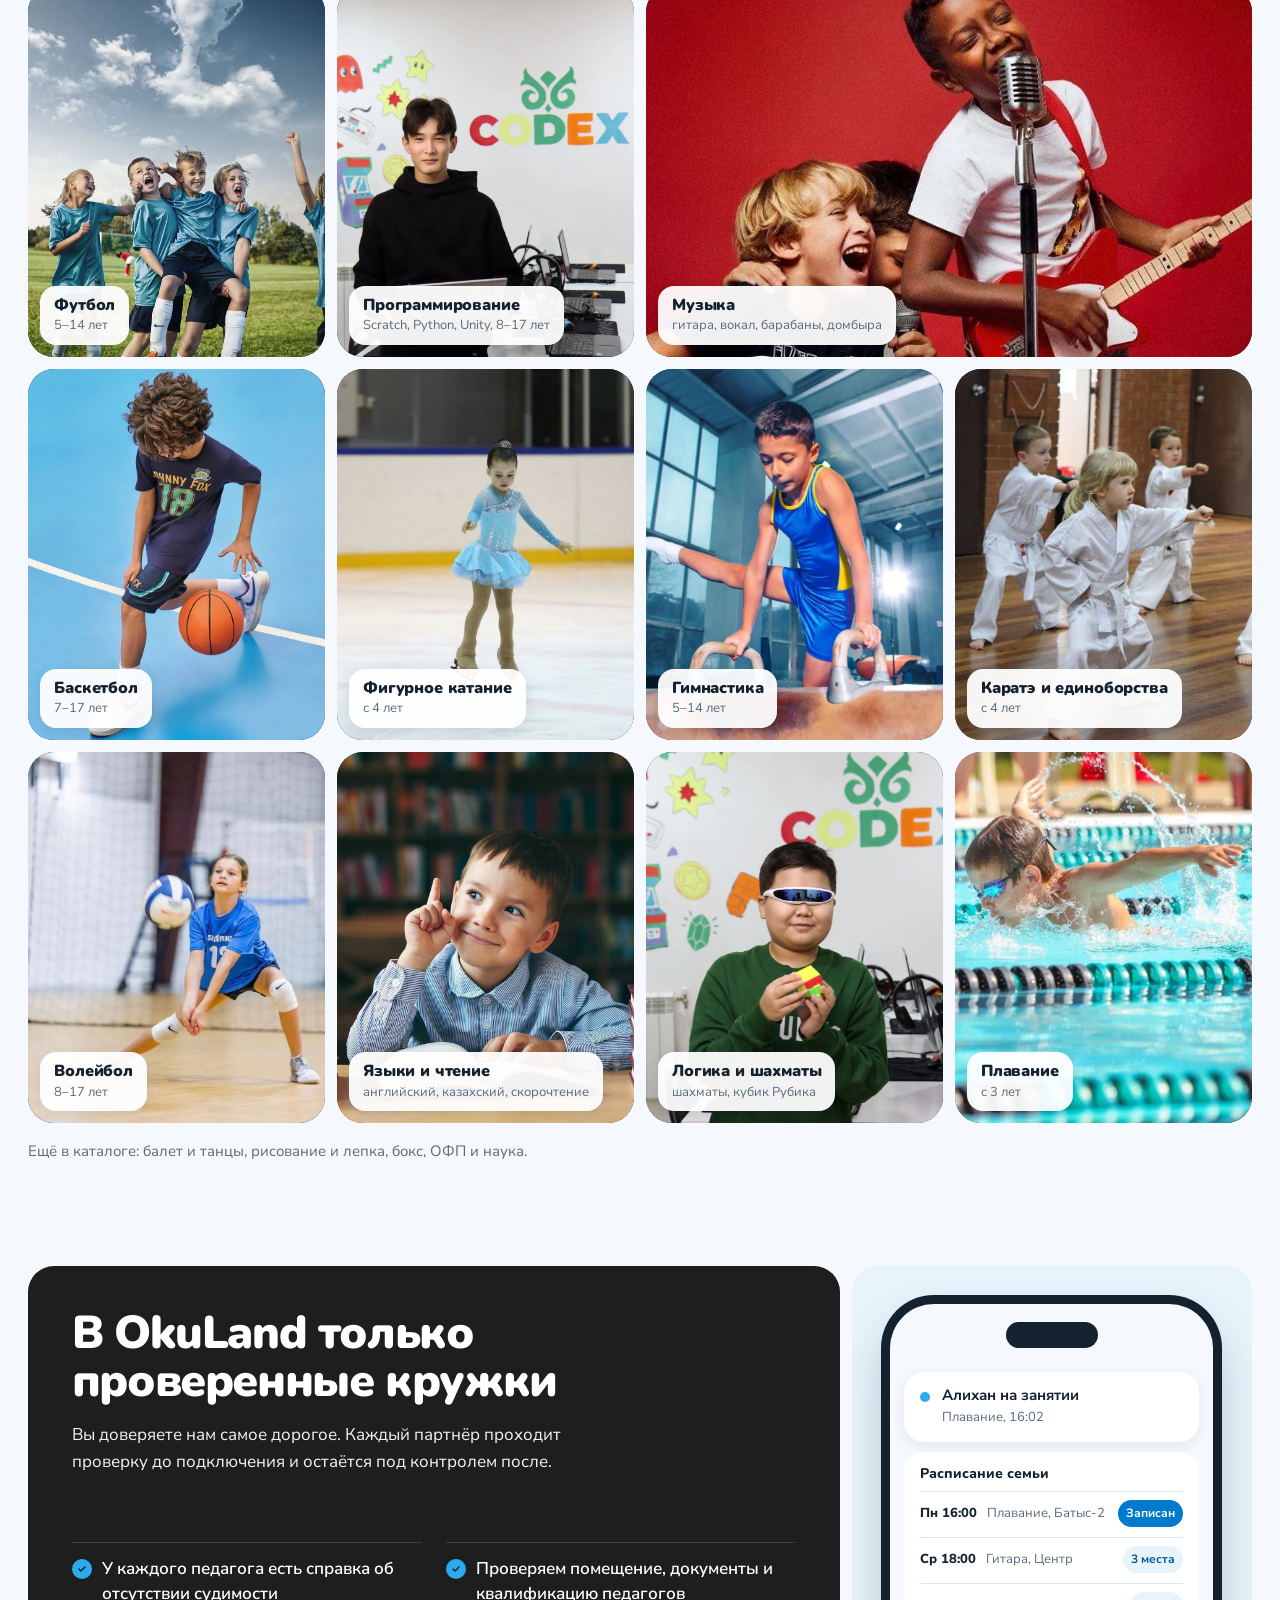
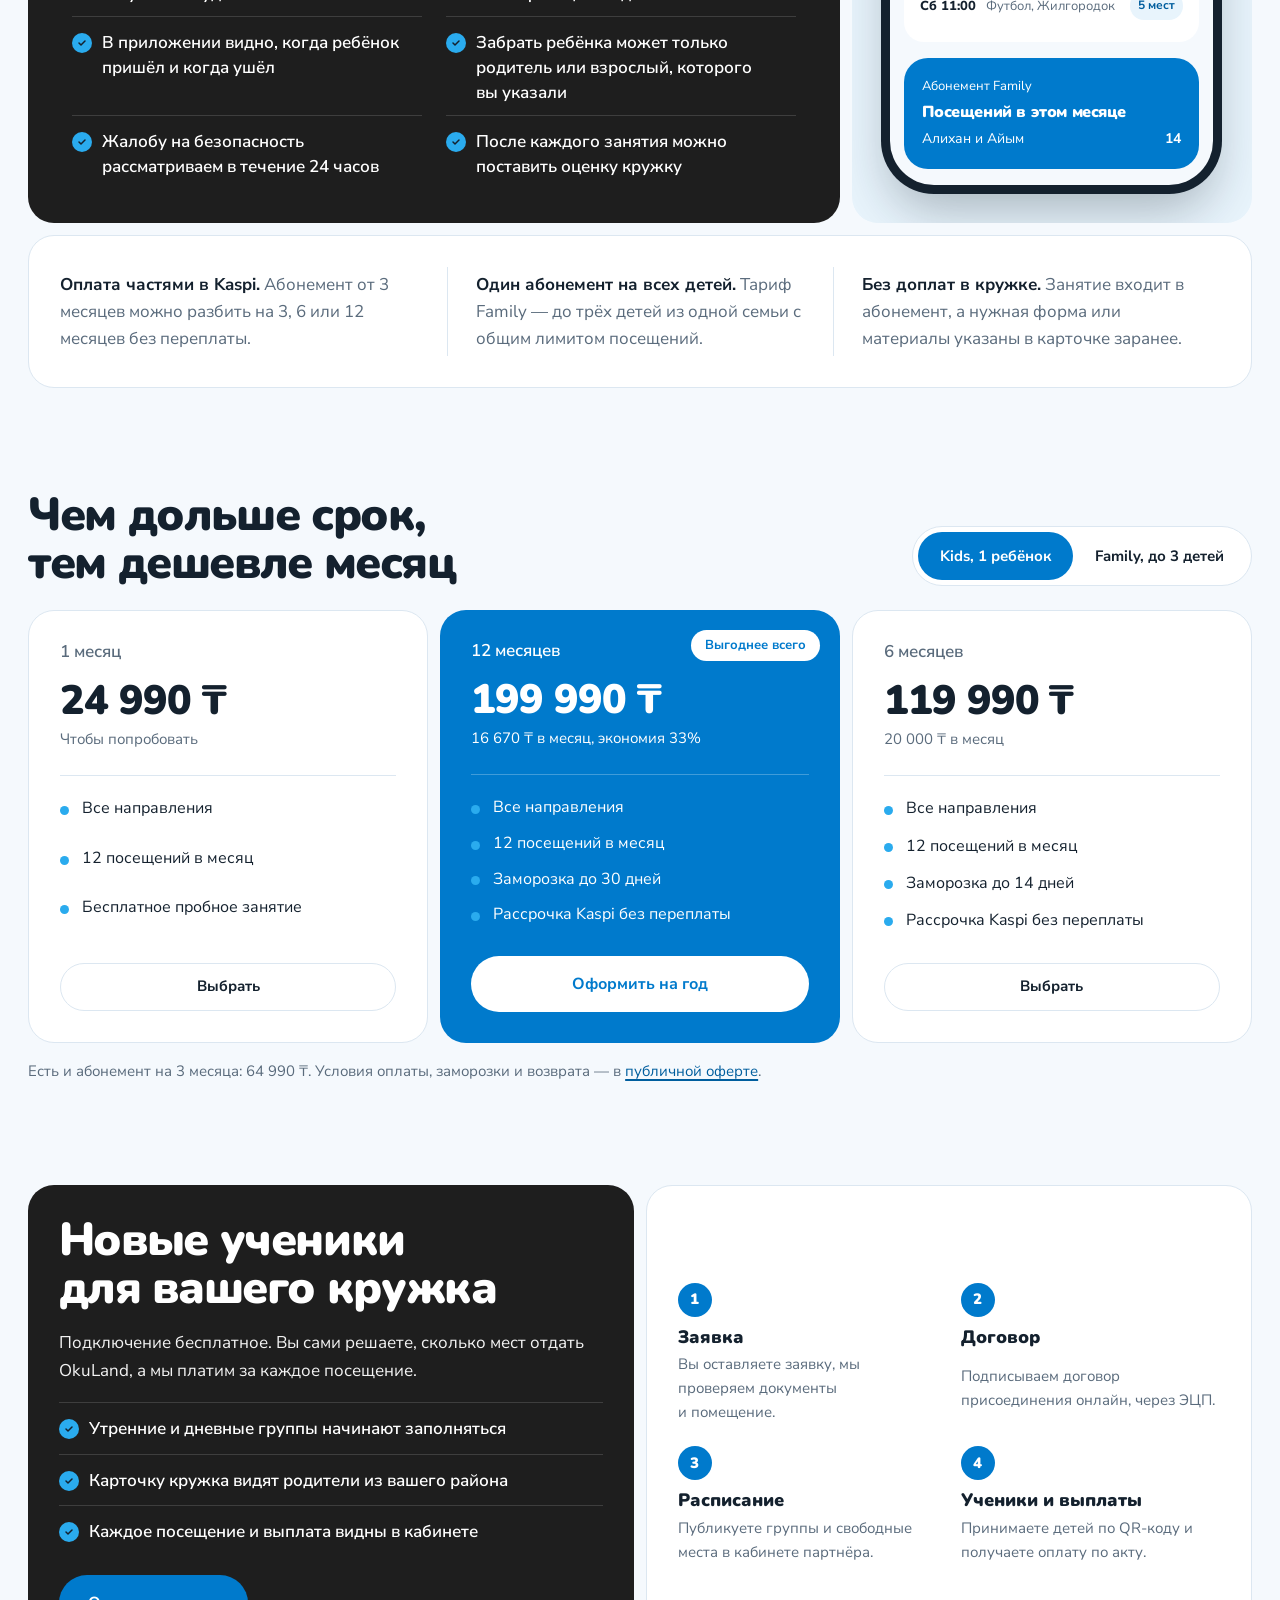
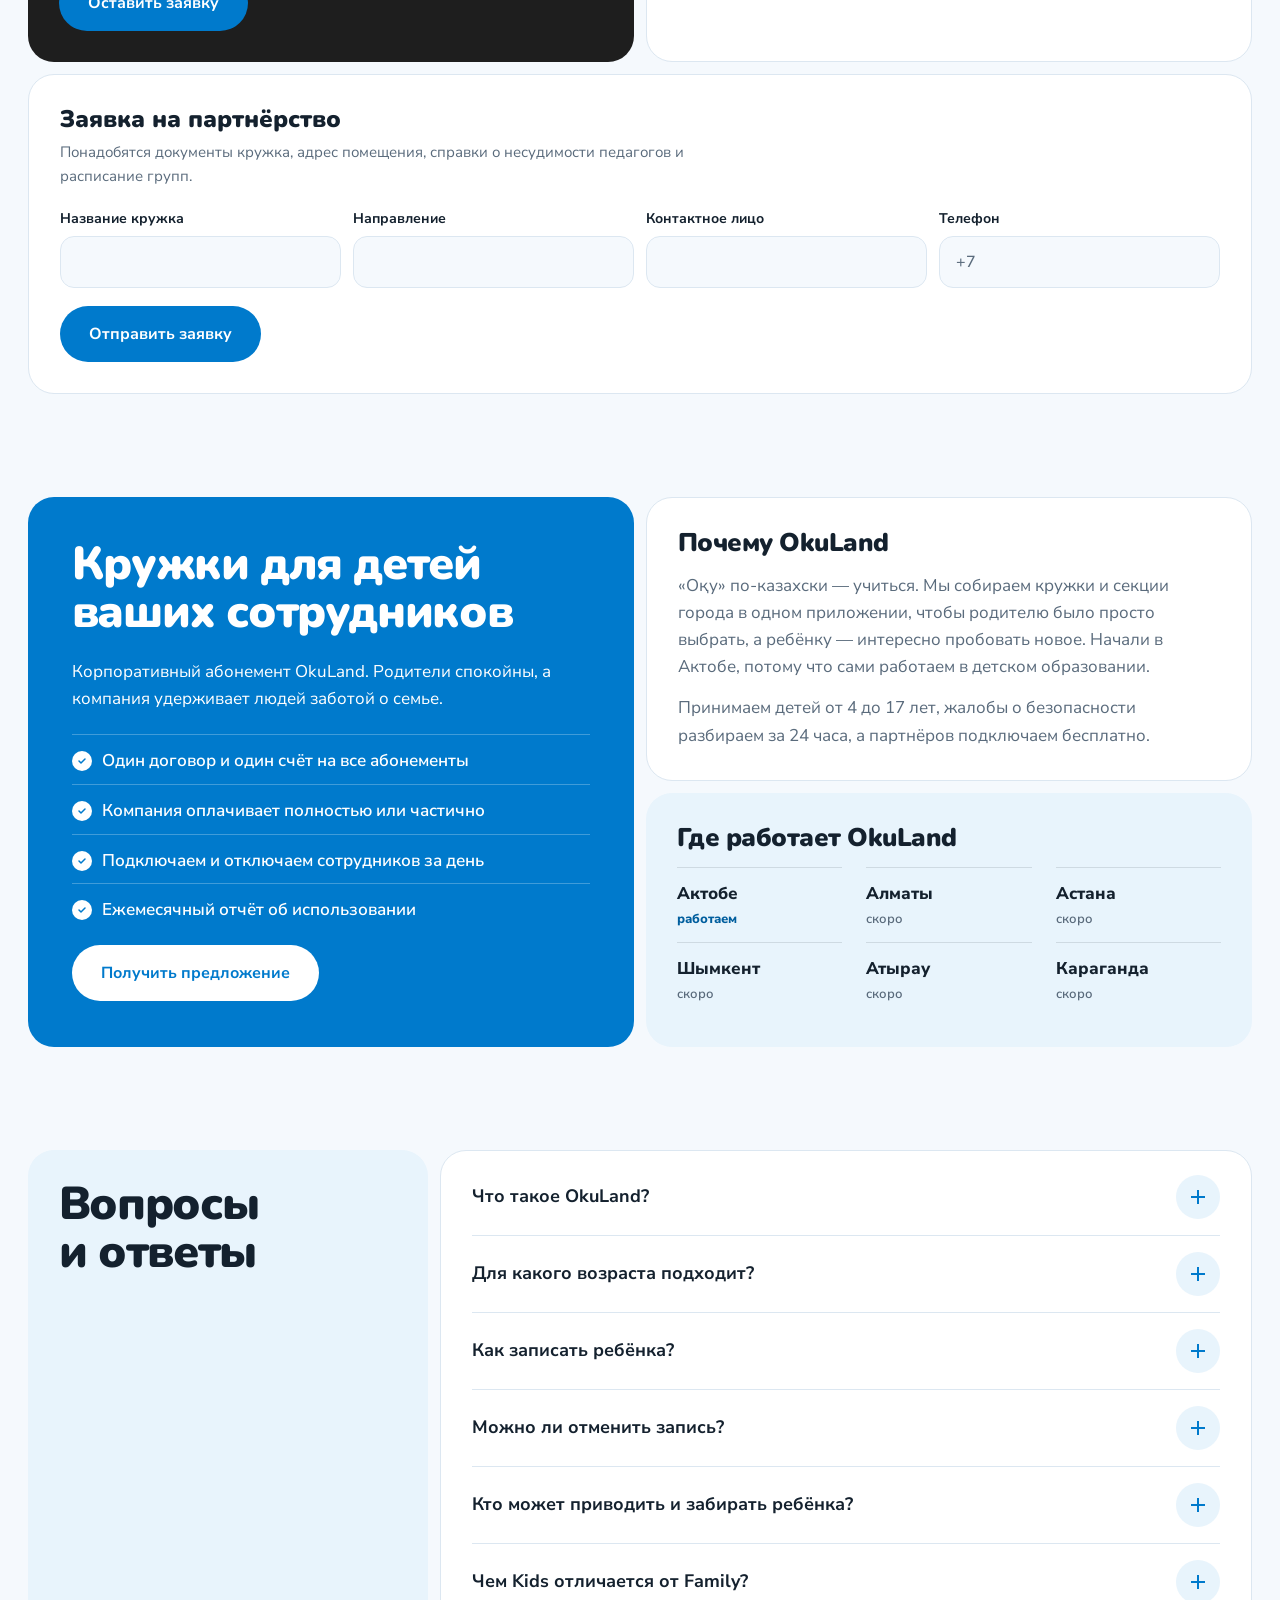
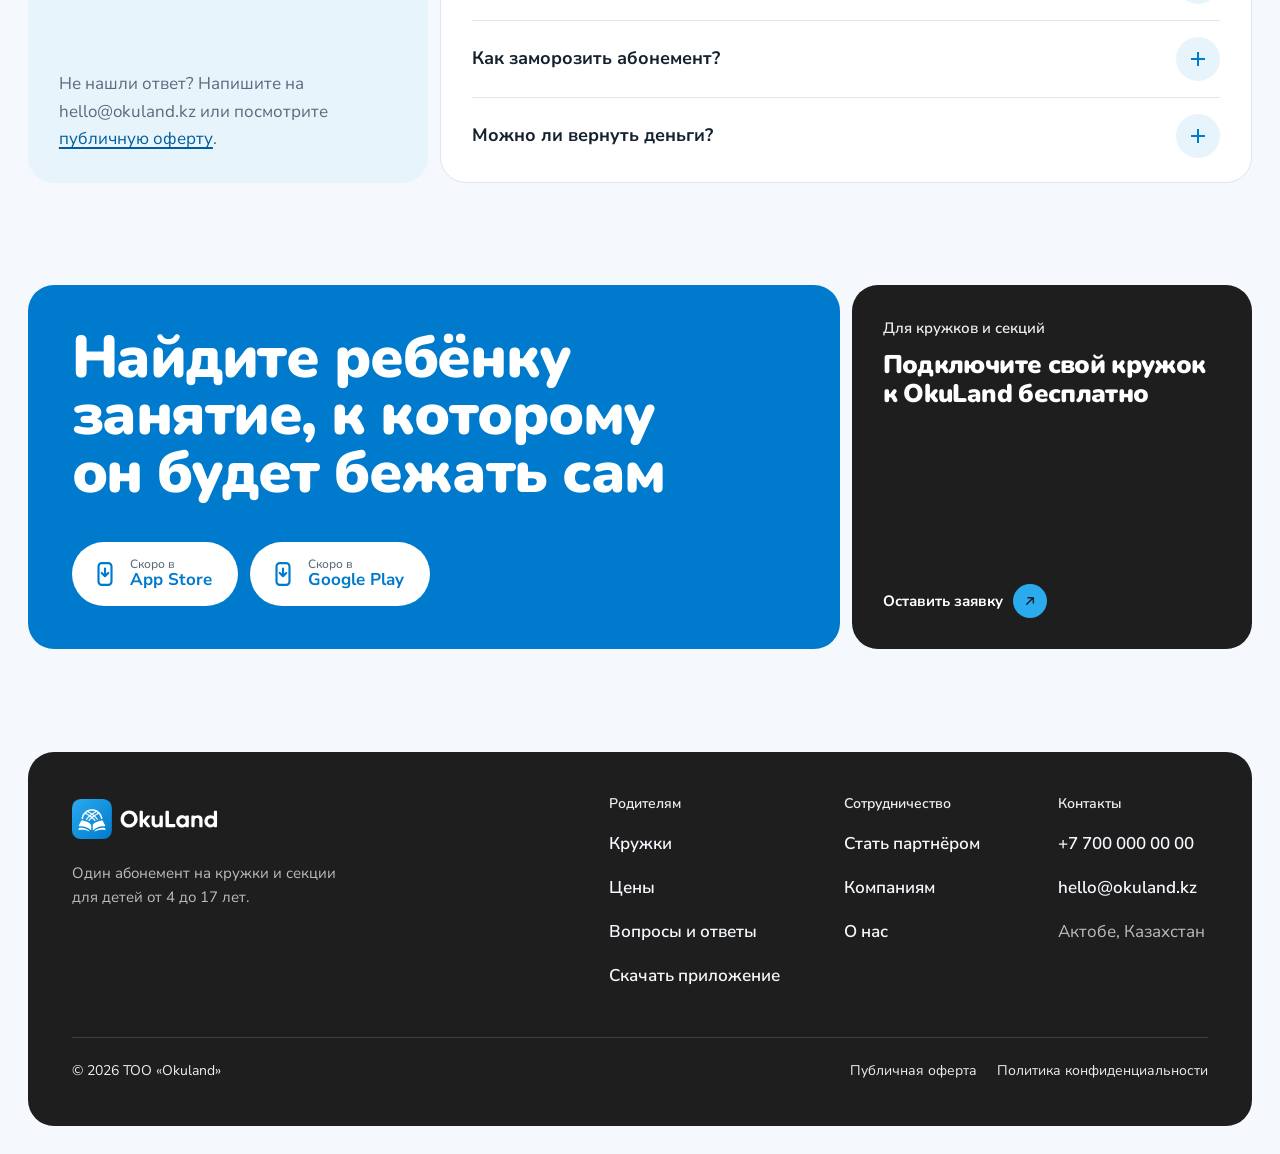
<file: faq.html>
<!DOCTYPE html>
<html lang="ru"><head><meta charset="utf-8"><title>OkuLand</title>
<meta http-equiv="refresh" content="0; url=index.html#faq"><link rel="canonical" href="index.html#faq">
<script>location.replace('index.html#faq')</script></head>
<body><p><a href="index.html#faq">Перейти на страницу OkuLand</a></p></body></html>
</file>
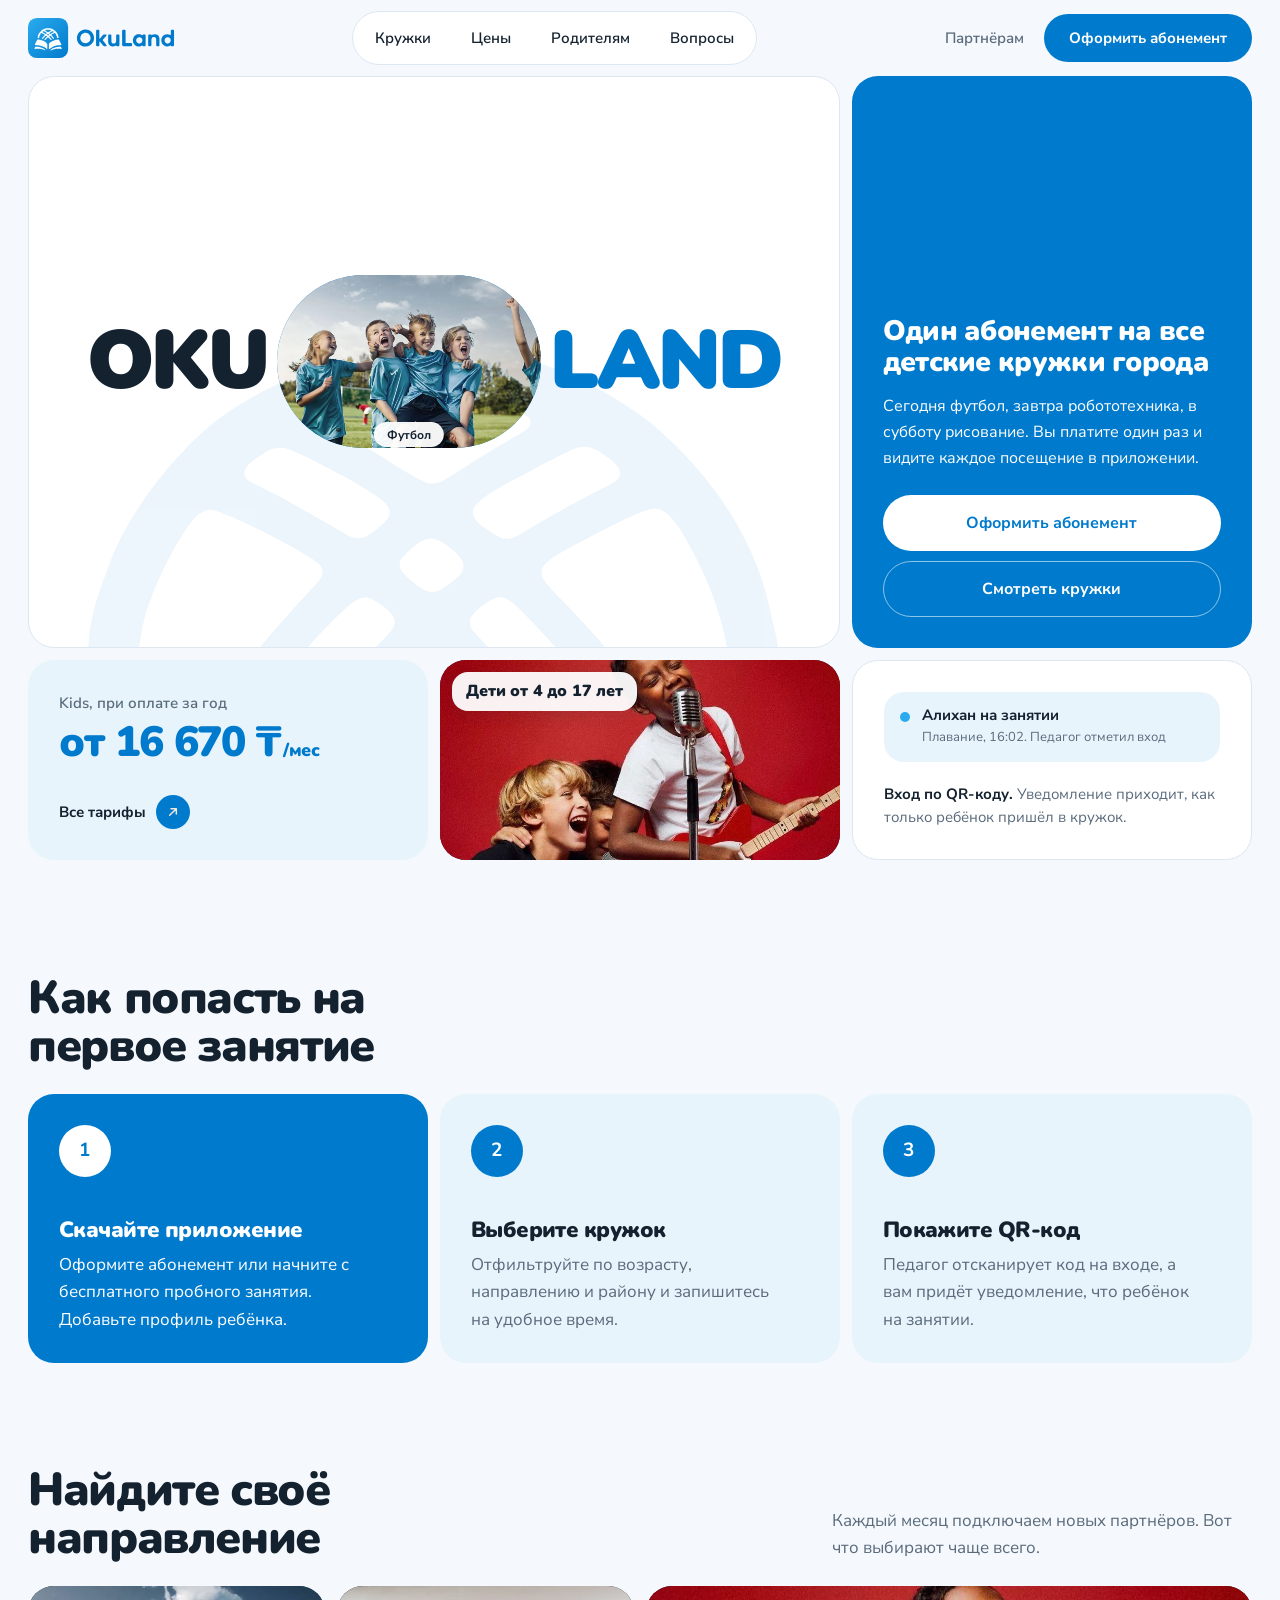
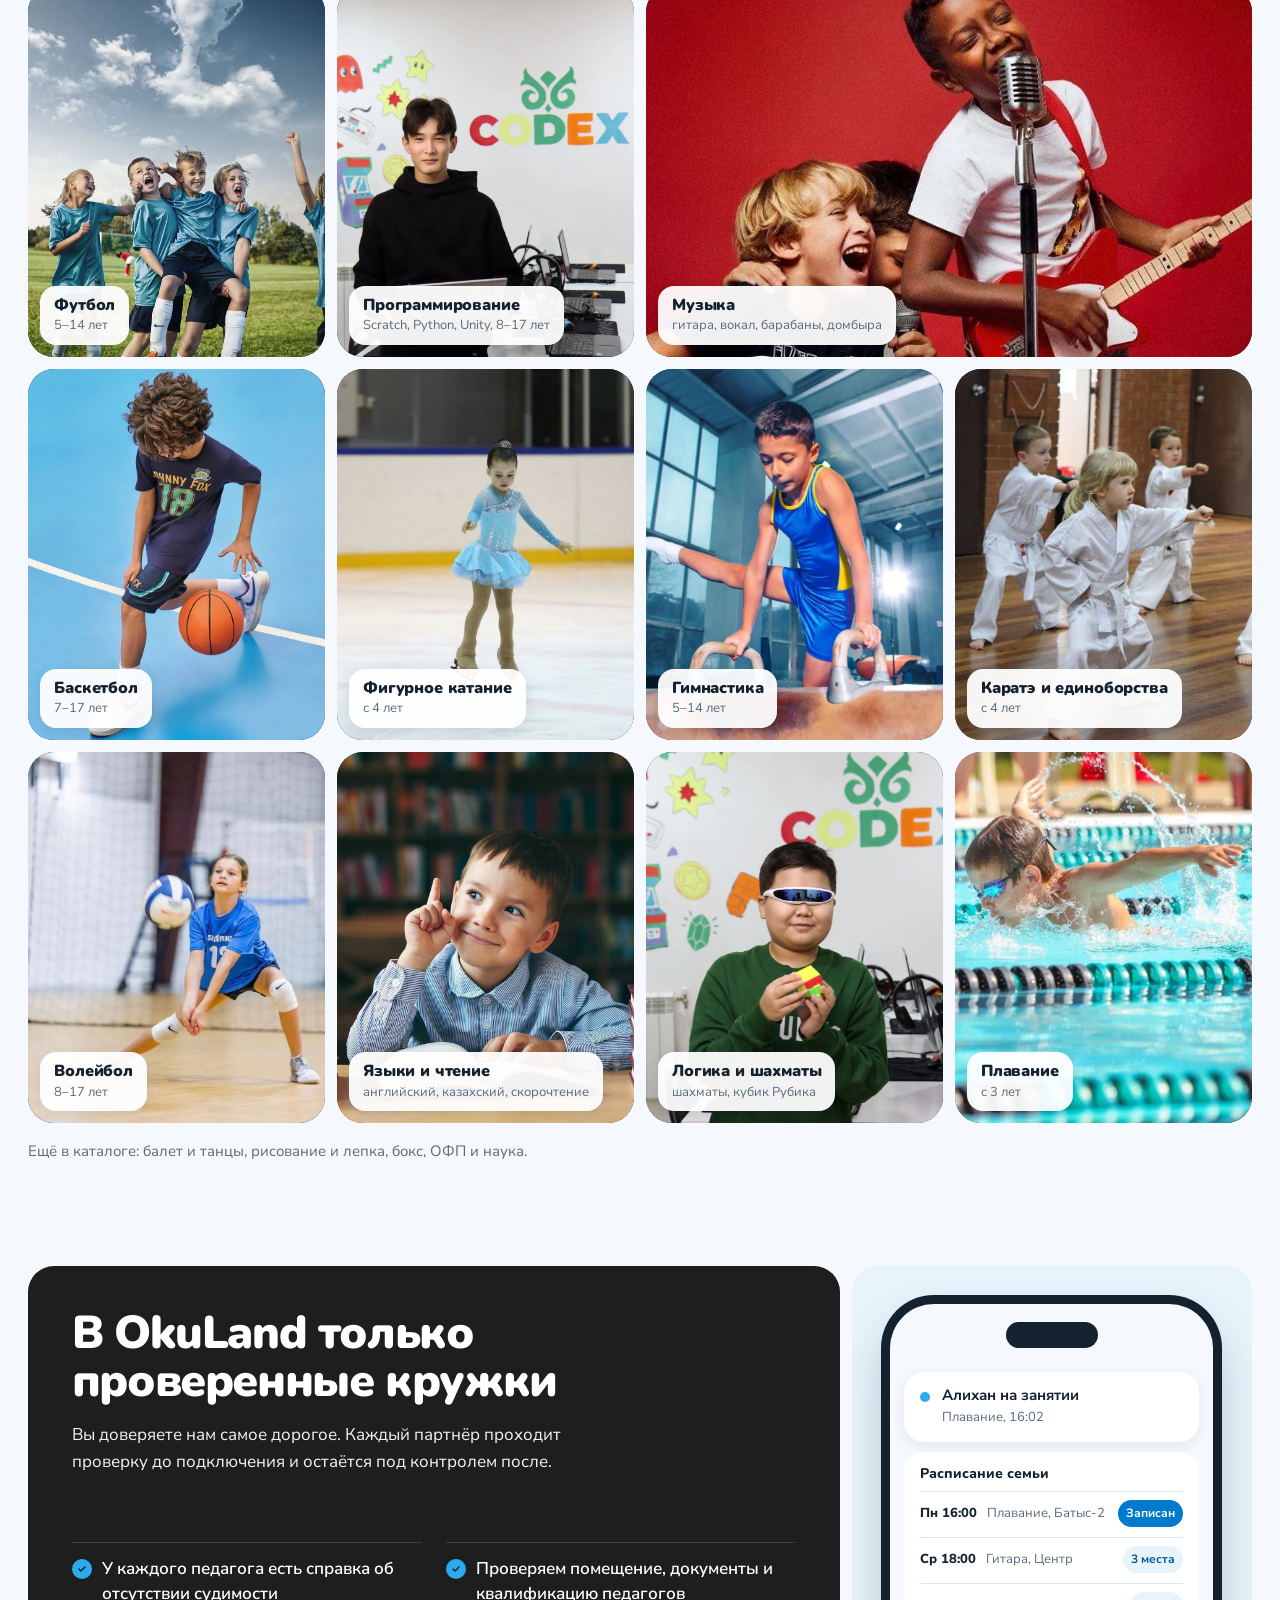
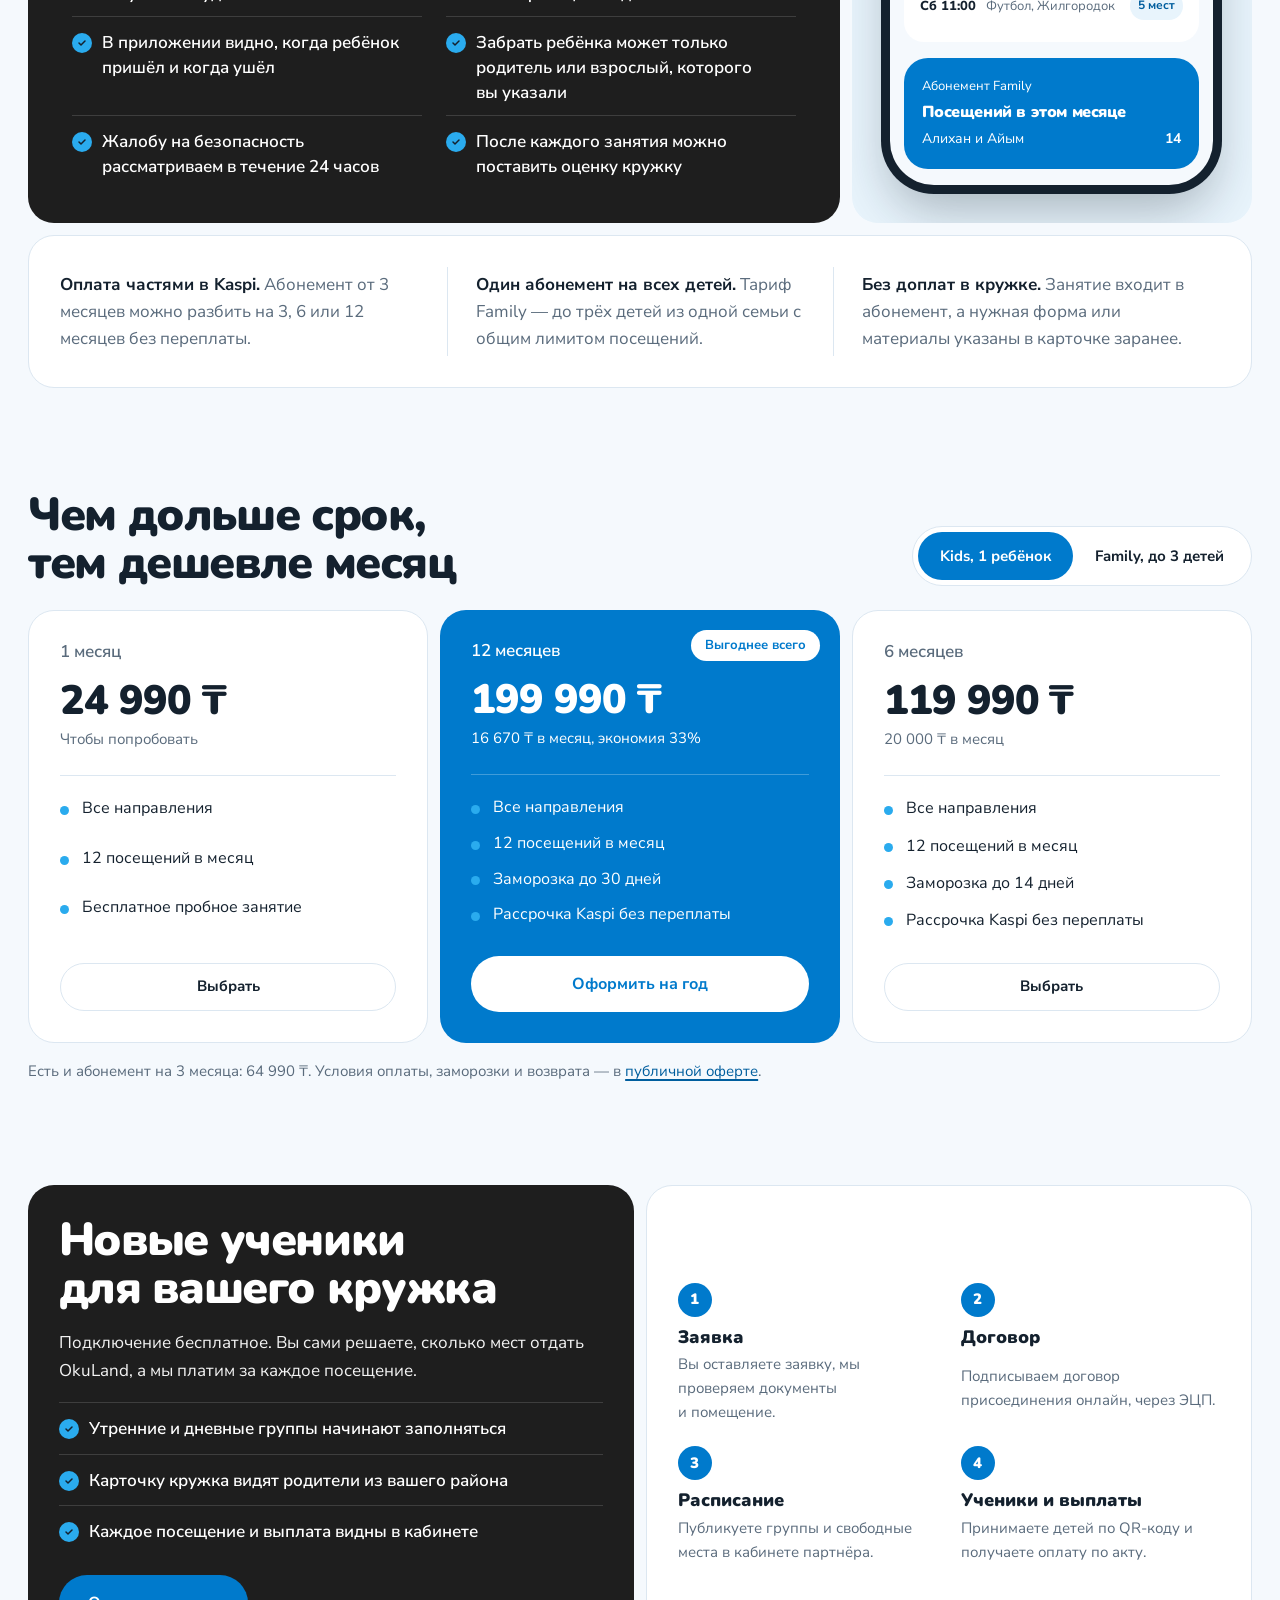
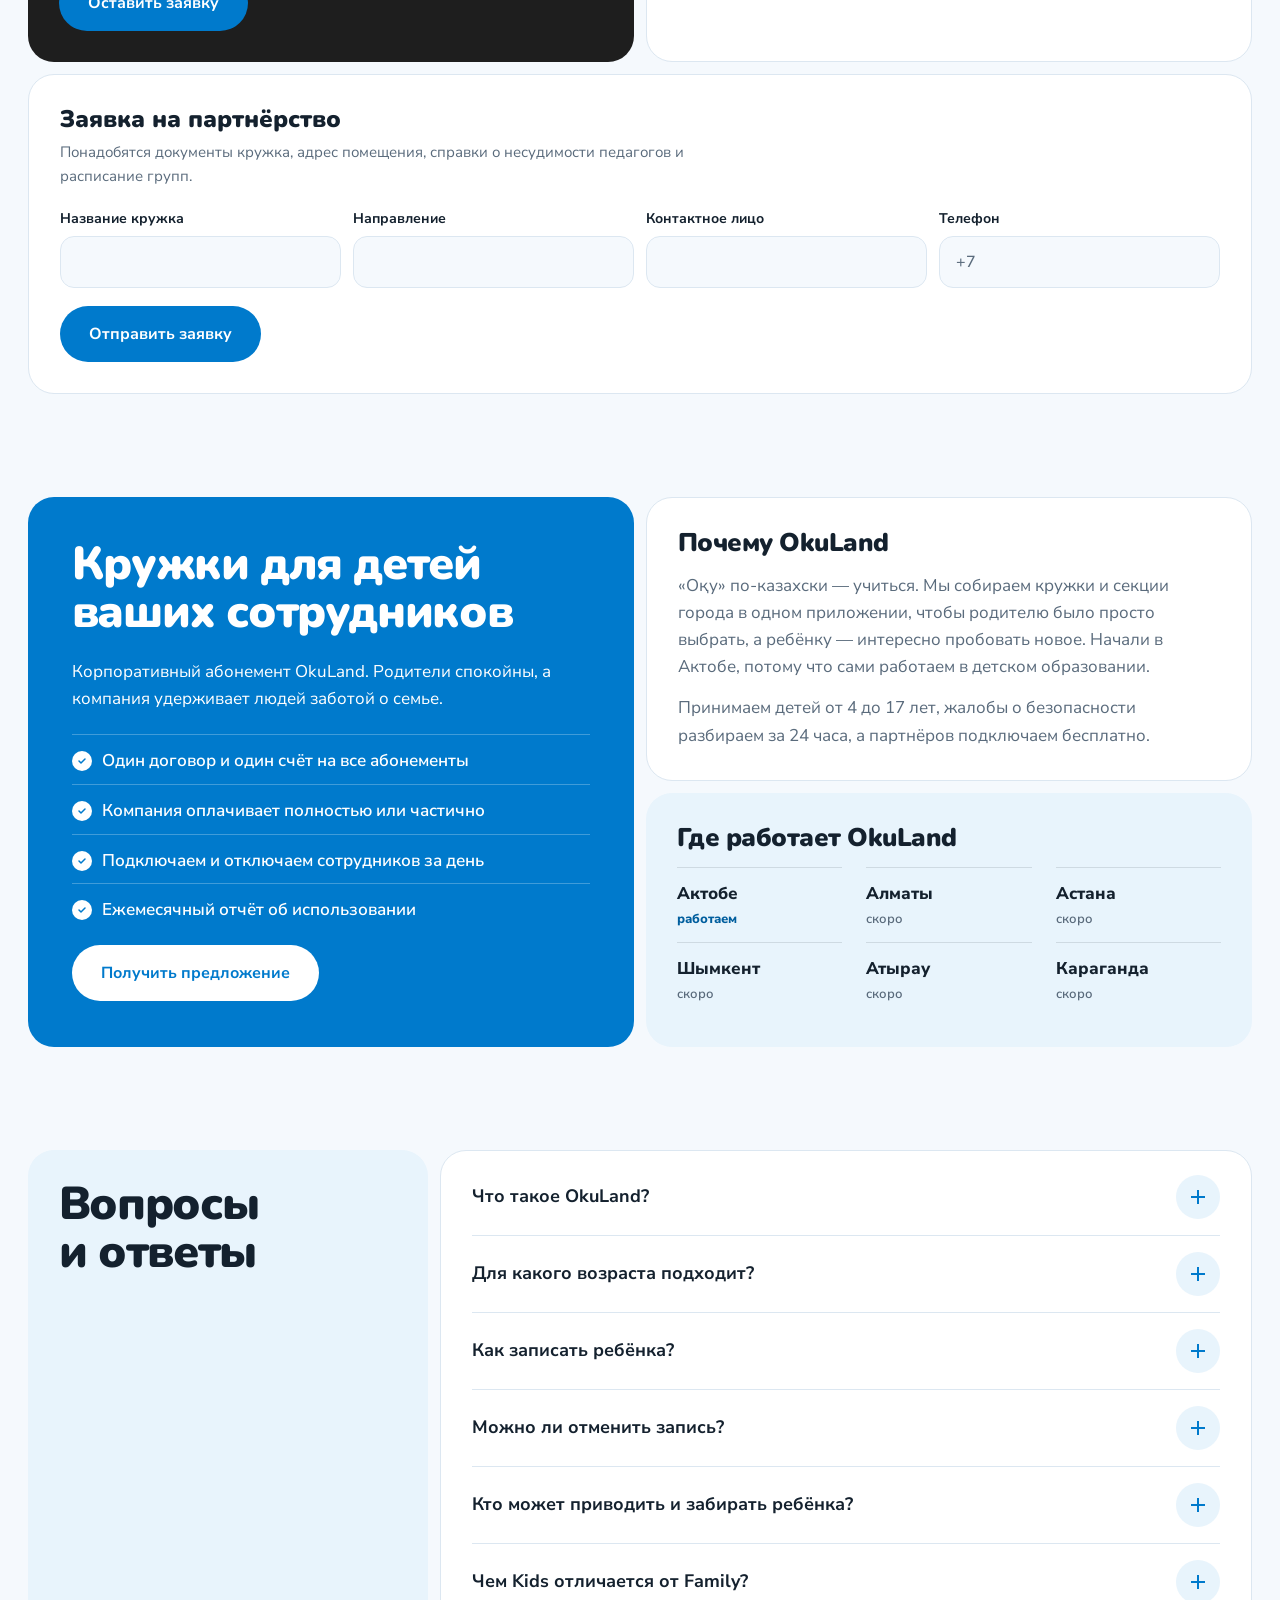
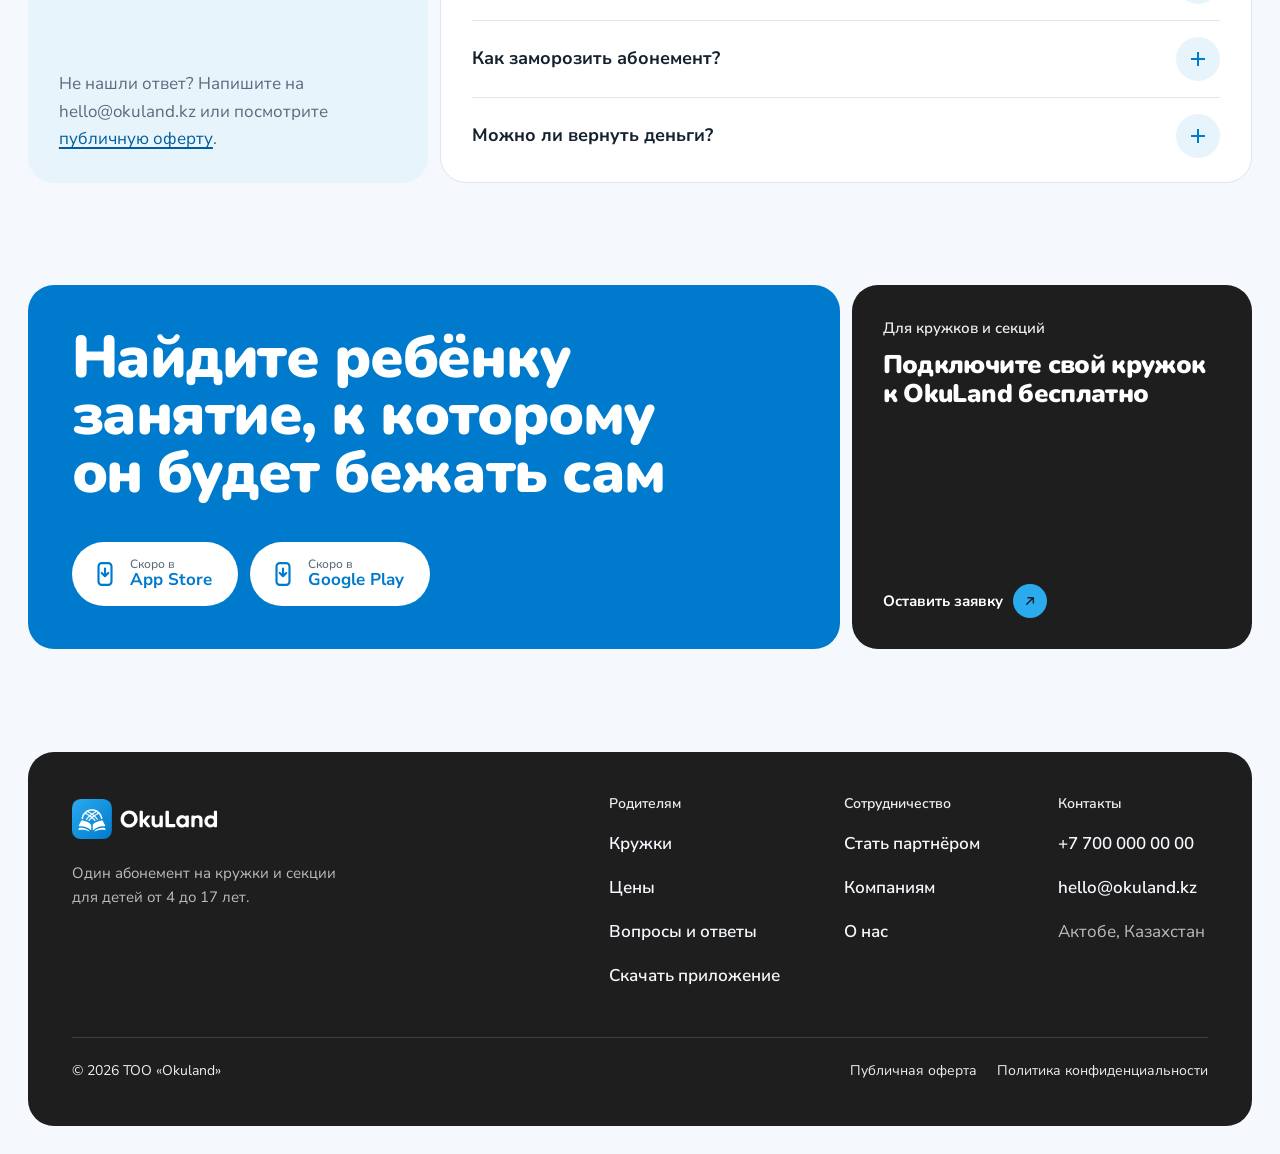
<file: kompaniyam.html>
<!DOCTYPE html>
<html lang="ru"><head><meta charset="utf-8"><title>OkuLand</title>
<meta http-equiv="refresh" content="0; url=index.html#kompaniyam"><link rel="canonical" href="index.html#kompaniyam">
<script>location.replace('index.html#kompaniyam')</script></head>
<body><p><a href="index.html#kompaniyam">Перейти на страницу OkuLand</a></p></body></html>
</file>
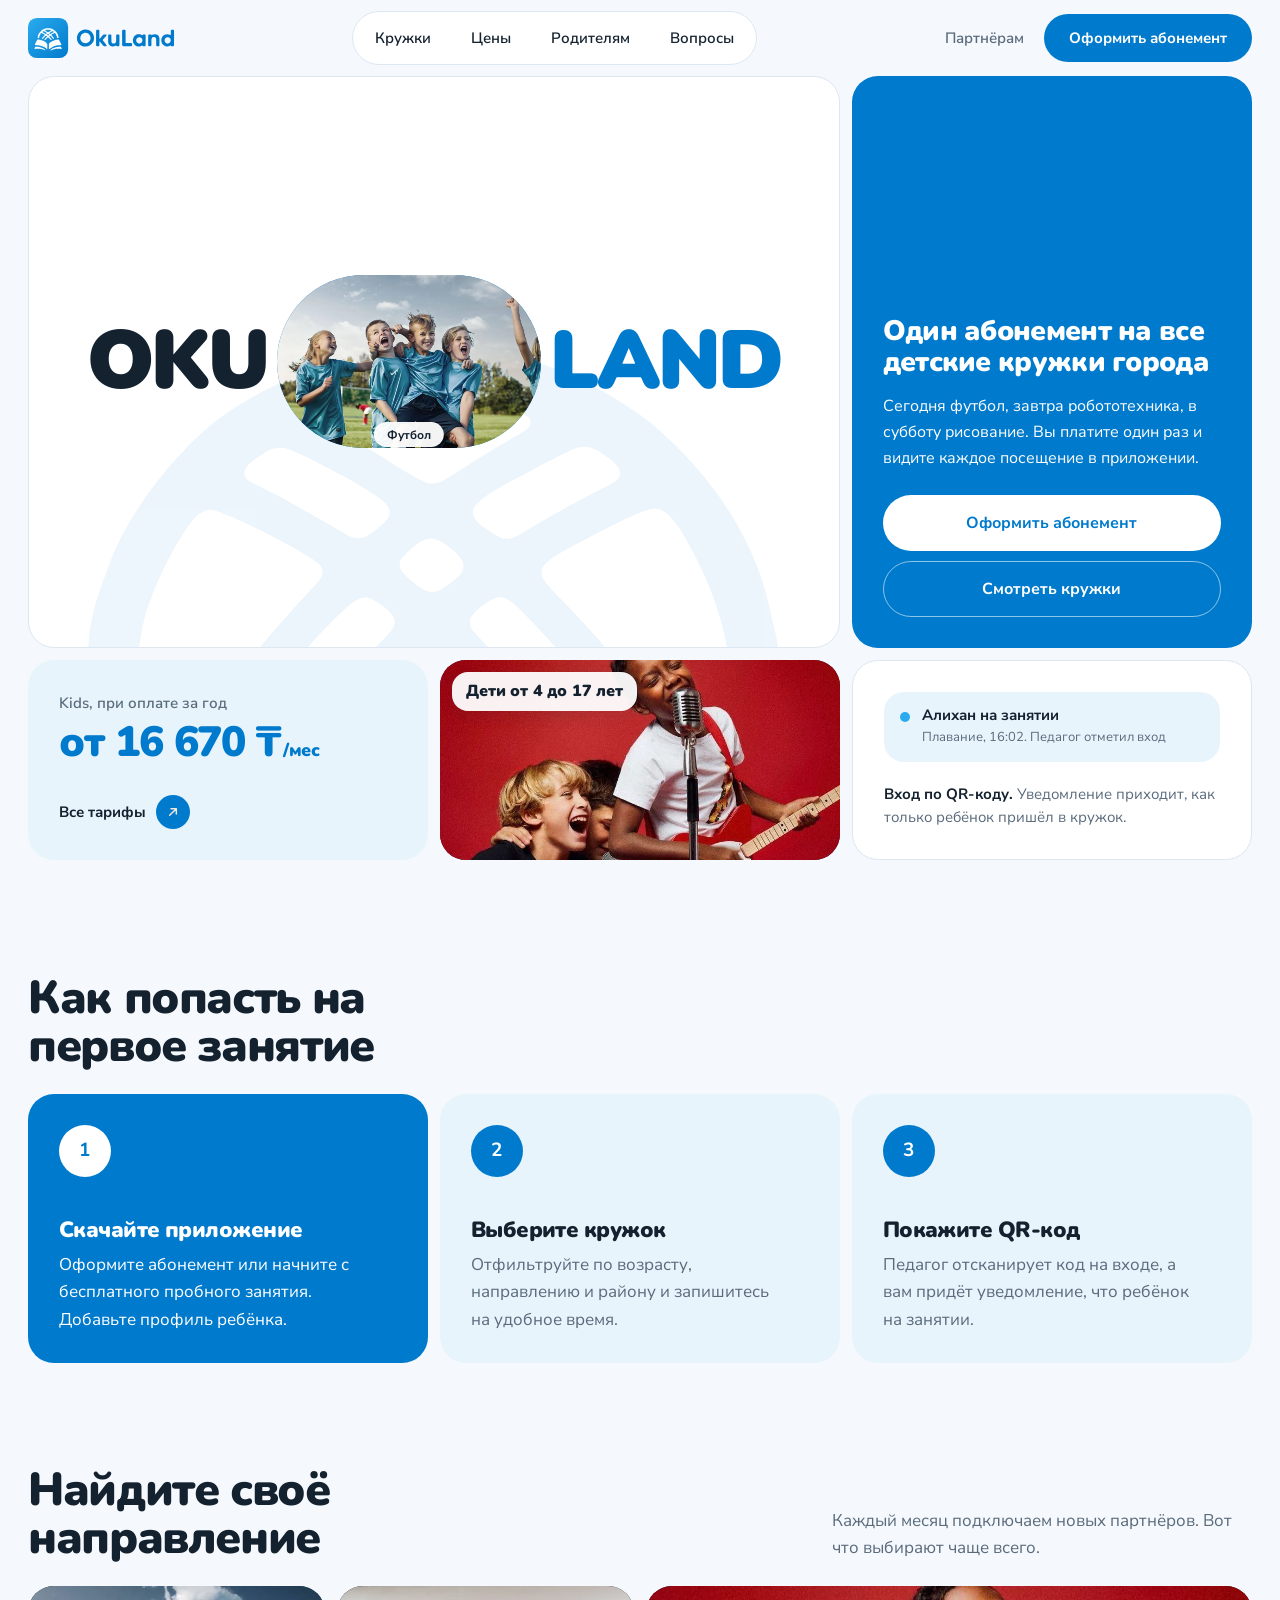
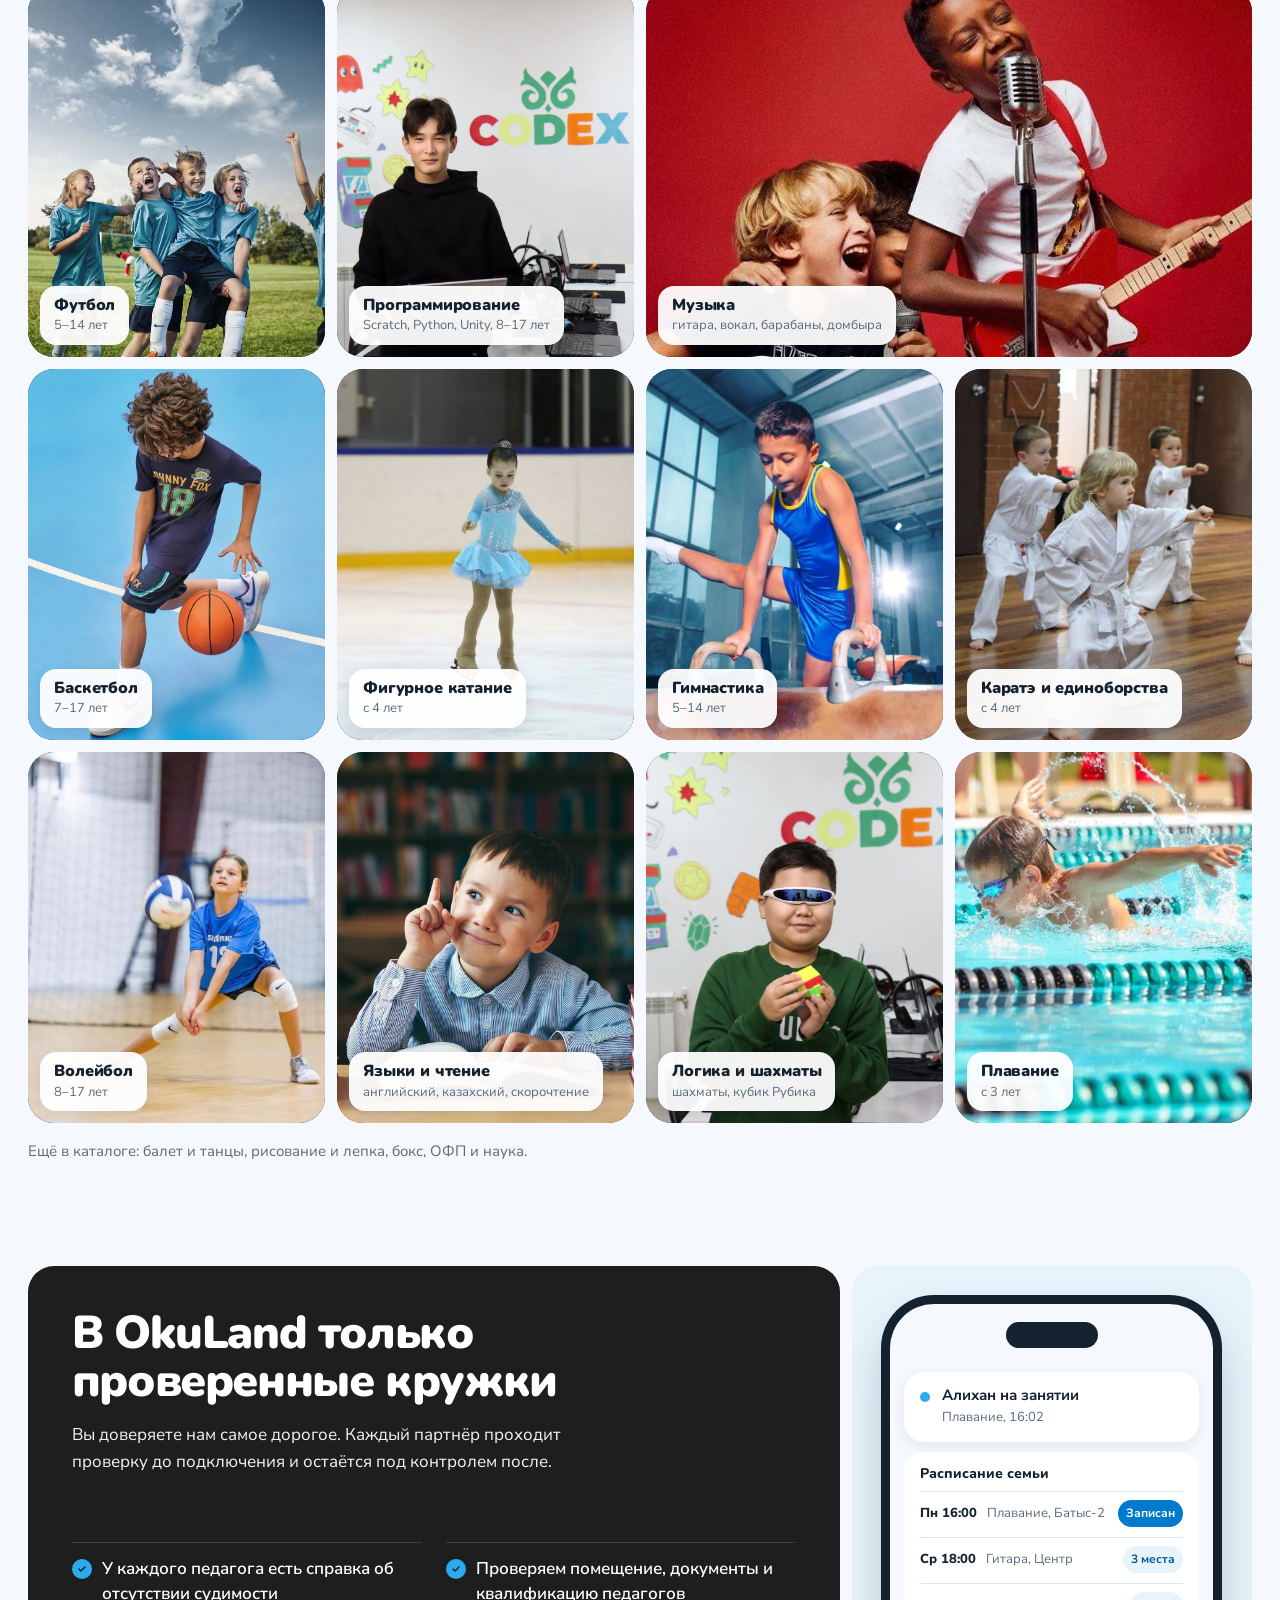
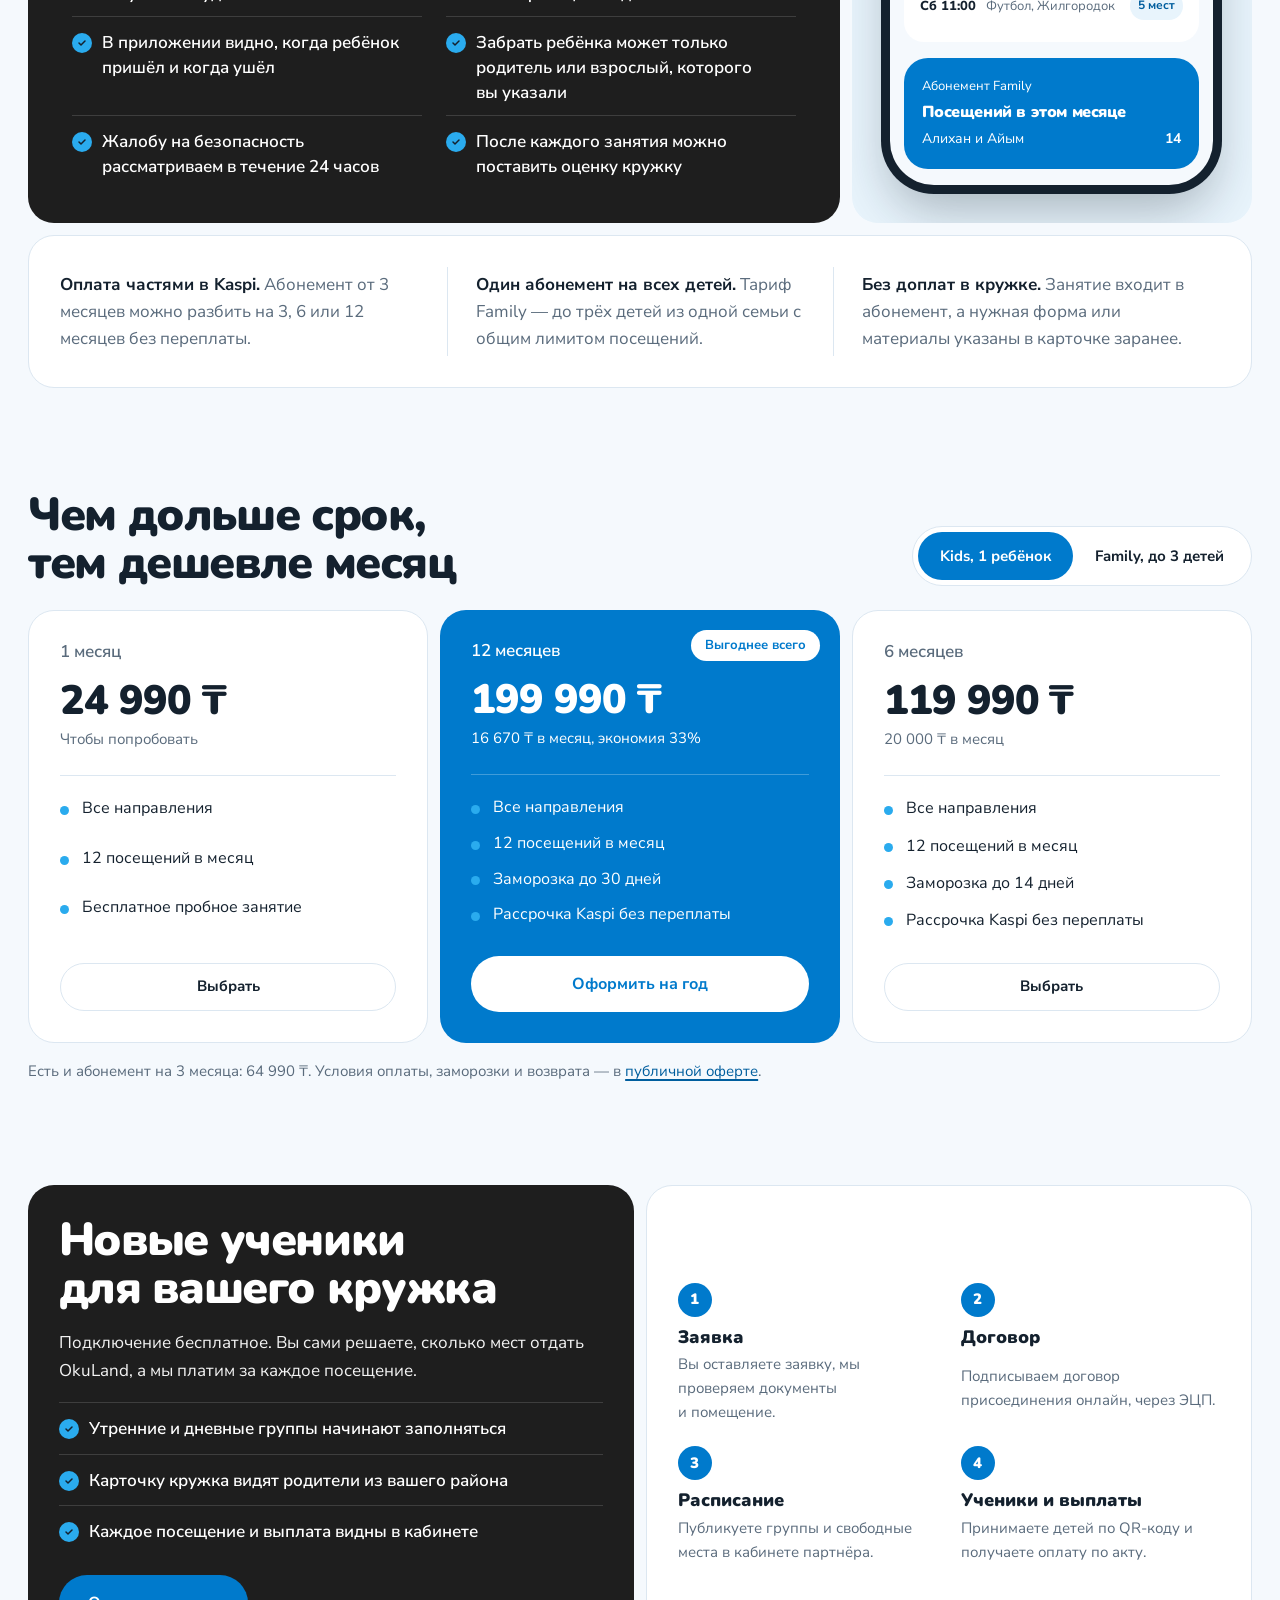
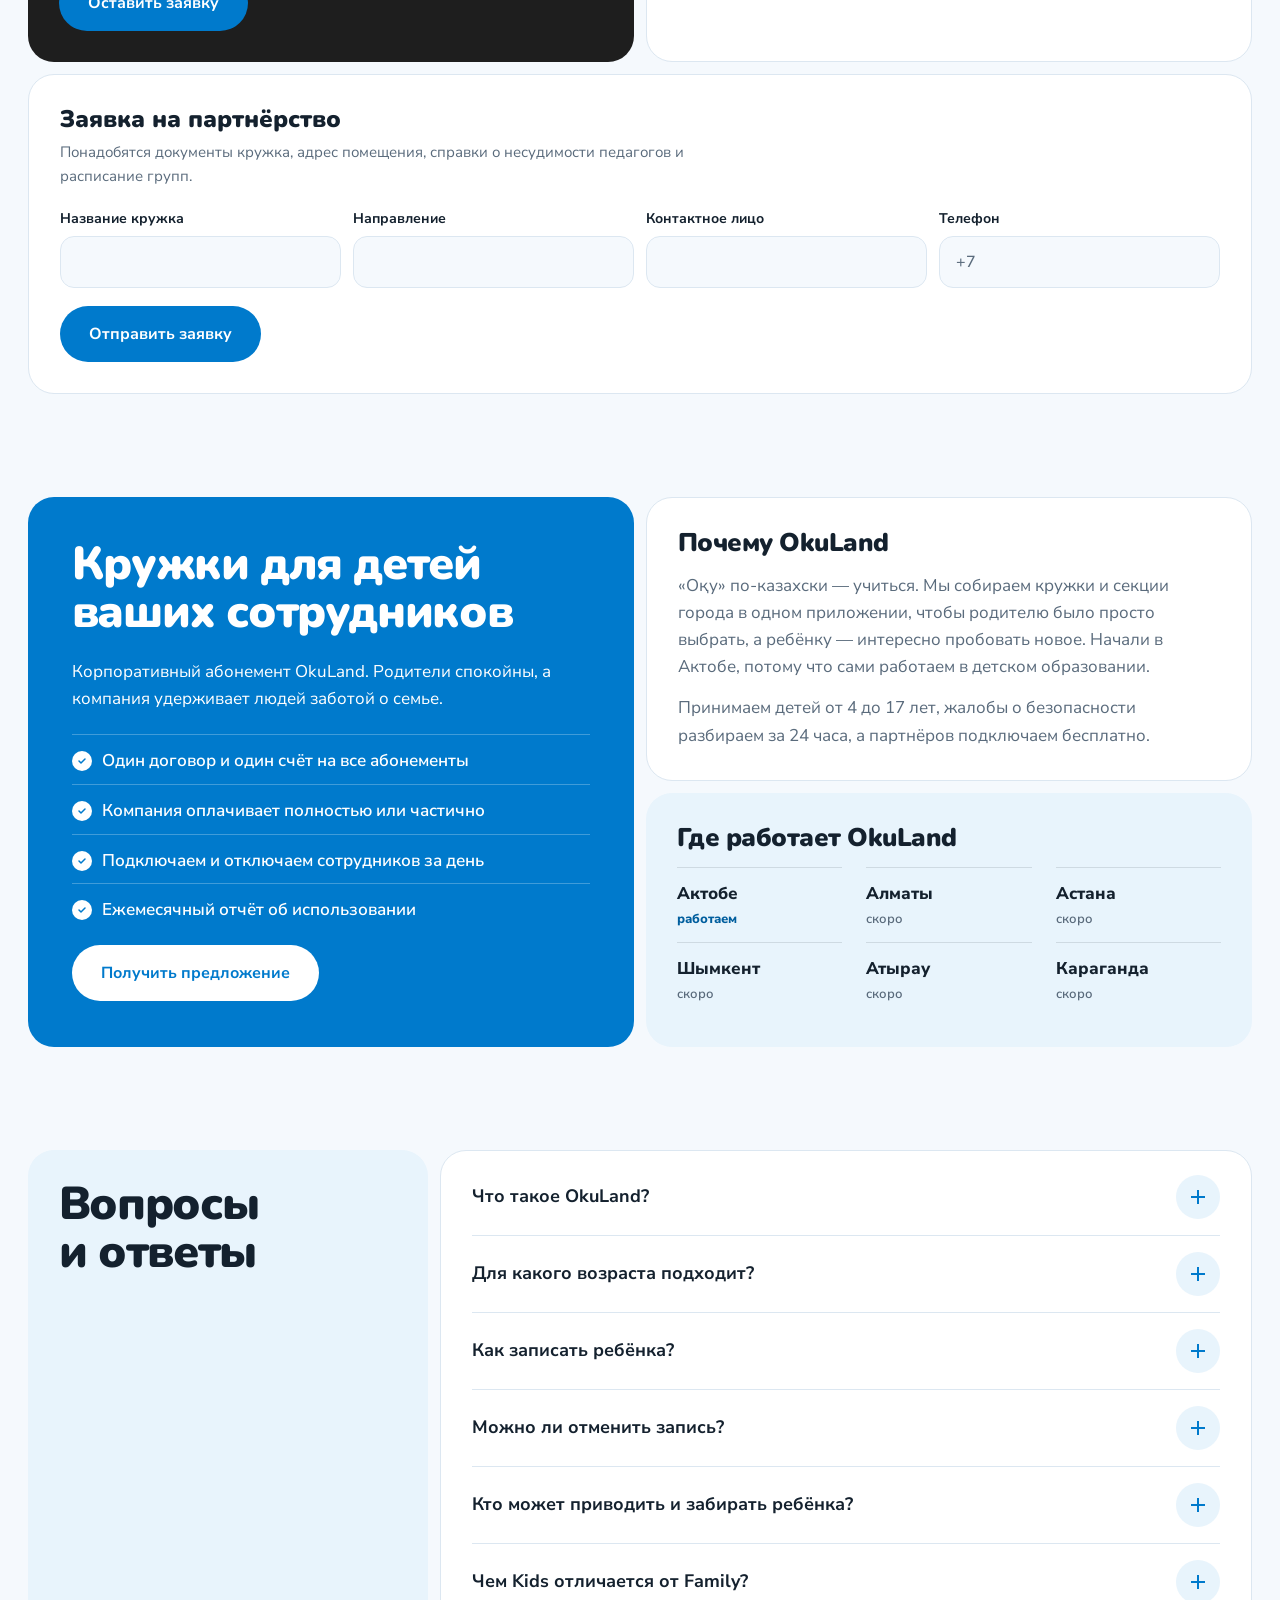
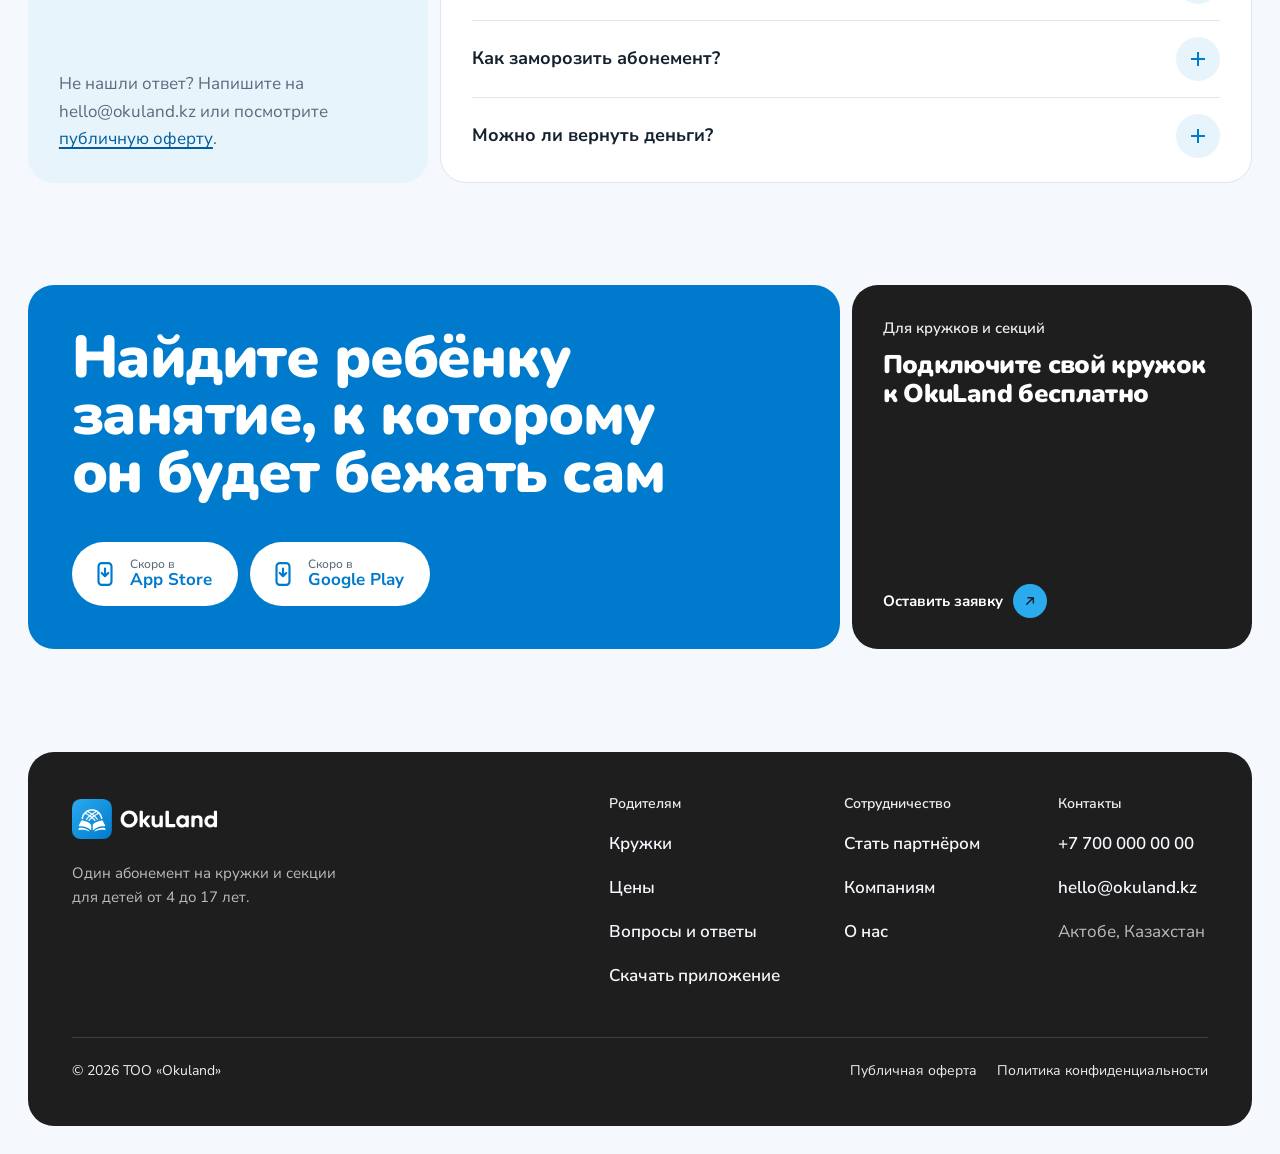
<file: kruzhki.html>
<!DOCTYPE html>
<html lang="ru"><head><meta charset="utf-8"><title>OkuLand</title>
<meta http-equiv="refresh" content="0; url=index.html#kruzhki"><link rel="canonical" href="index.html#kruzhki">
<script>location.replace('index.html#kruzhki')</script></head>
<body><p><a href="index.html#kruzhki">Перейти на страницу OkuLand</a></p></body></html>
</file>
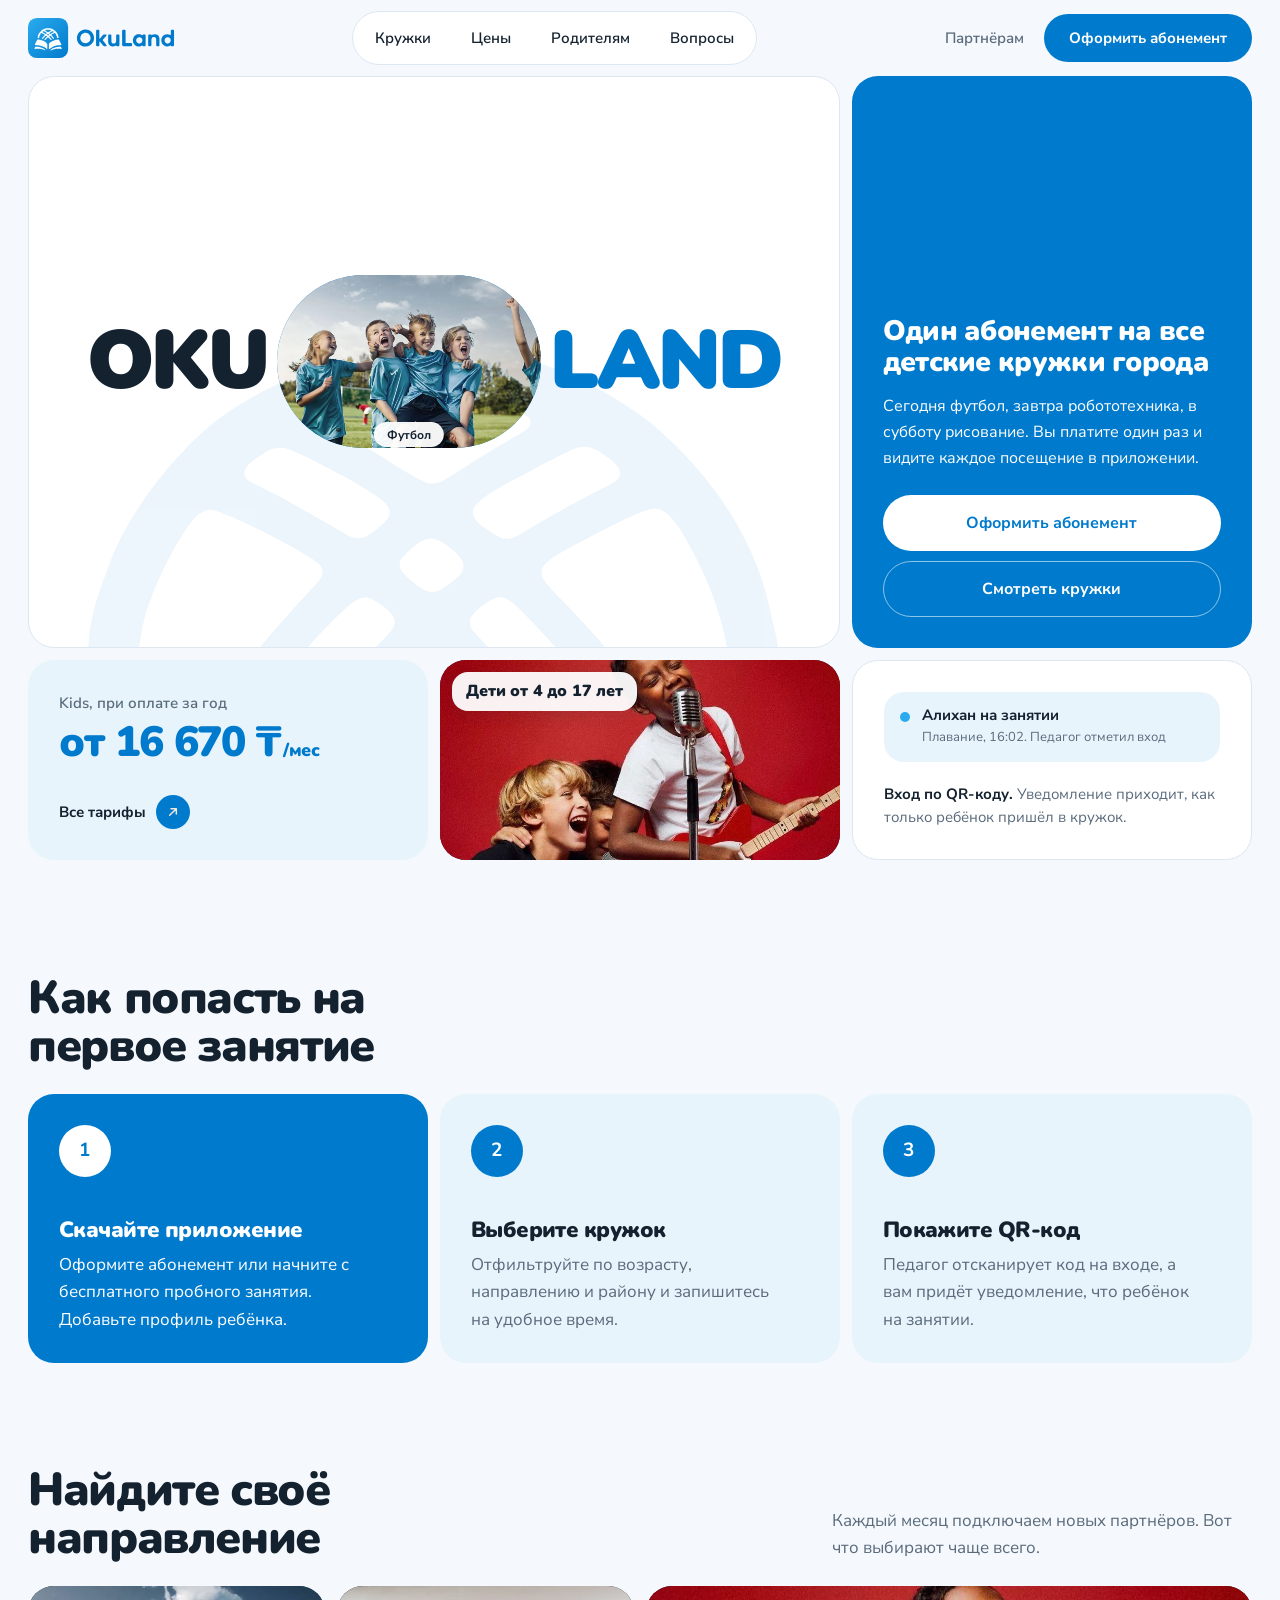
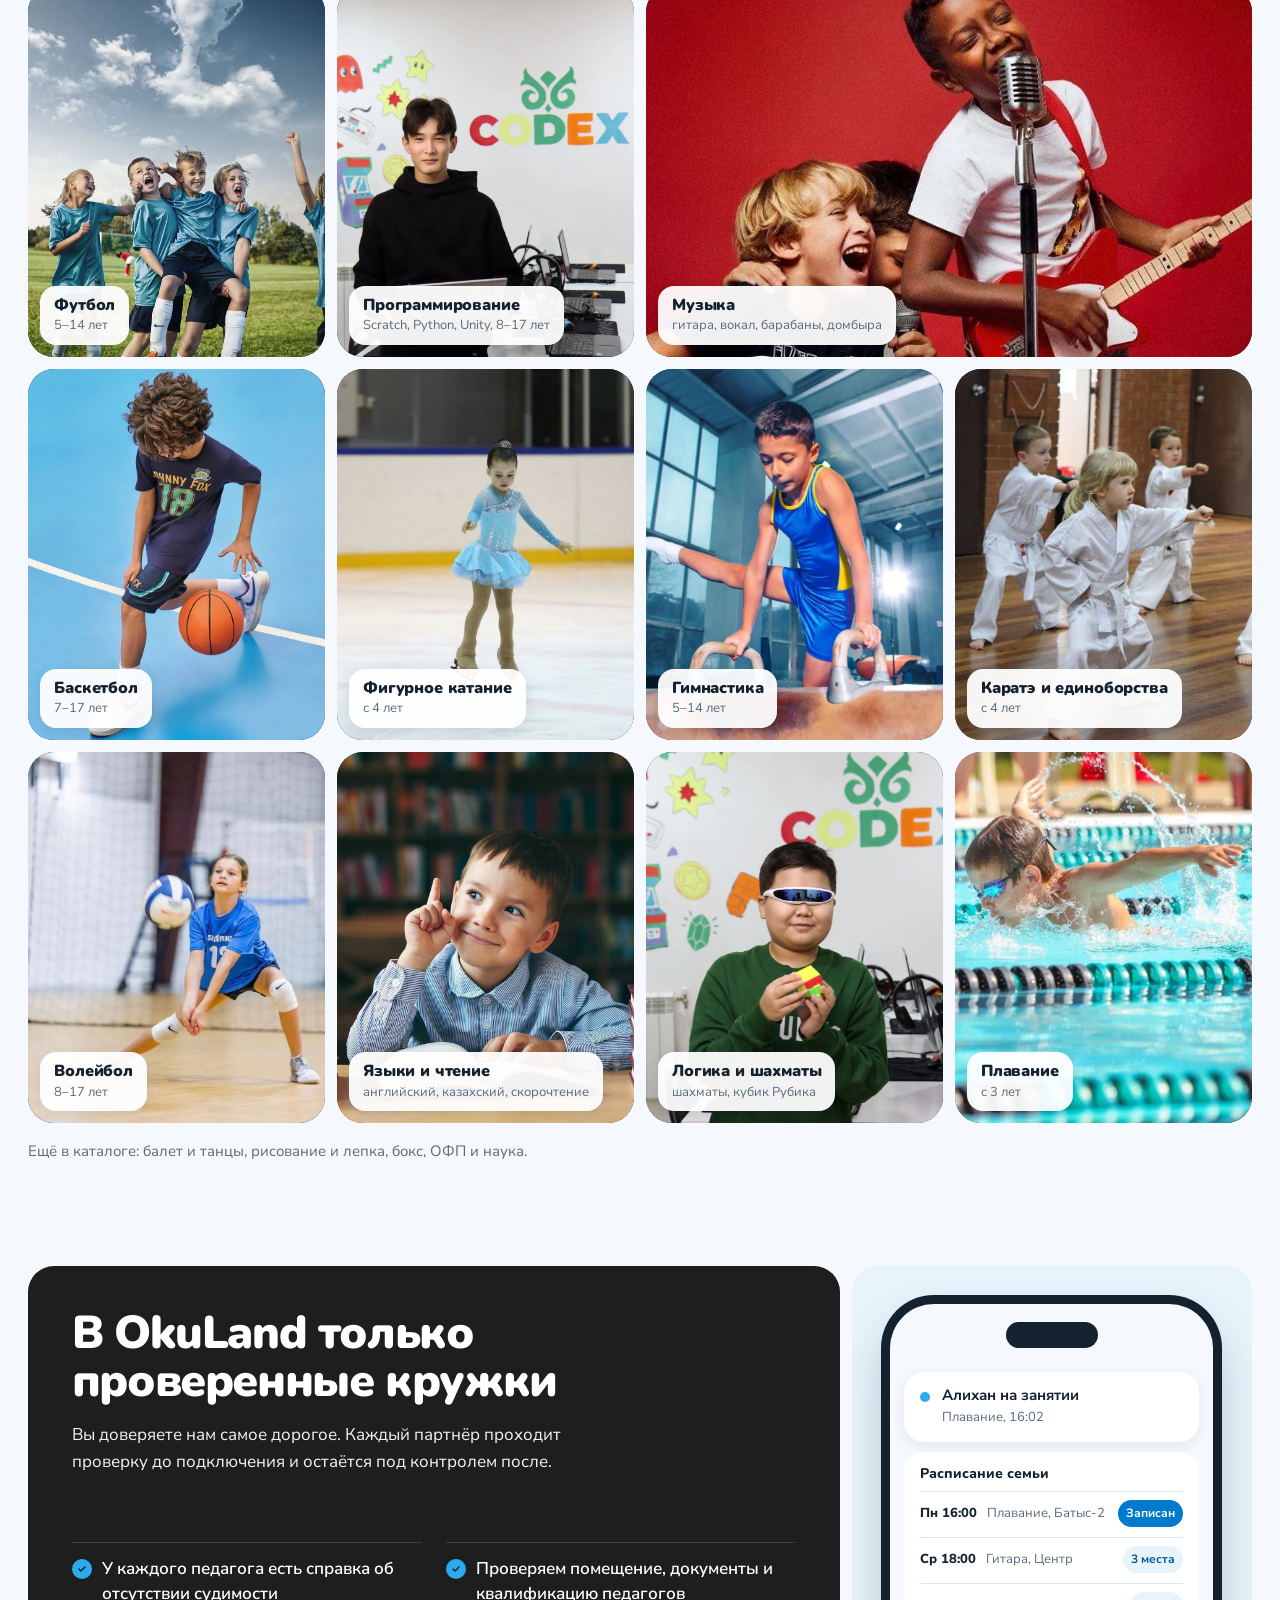
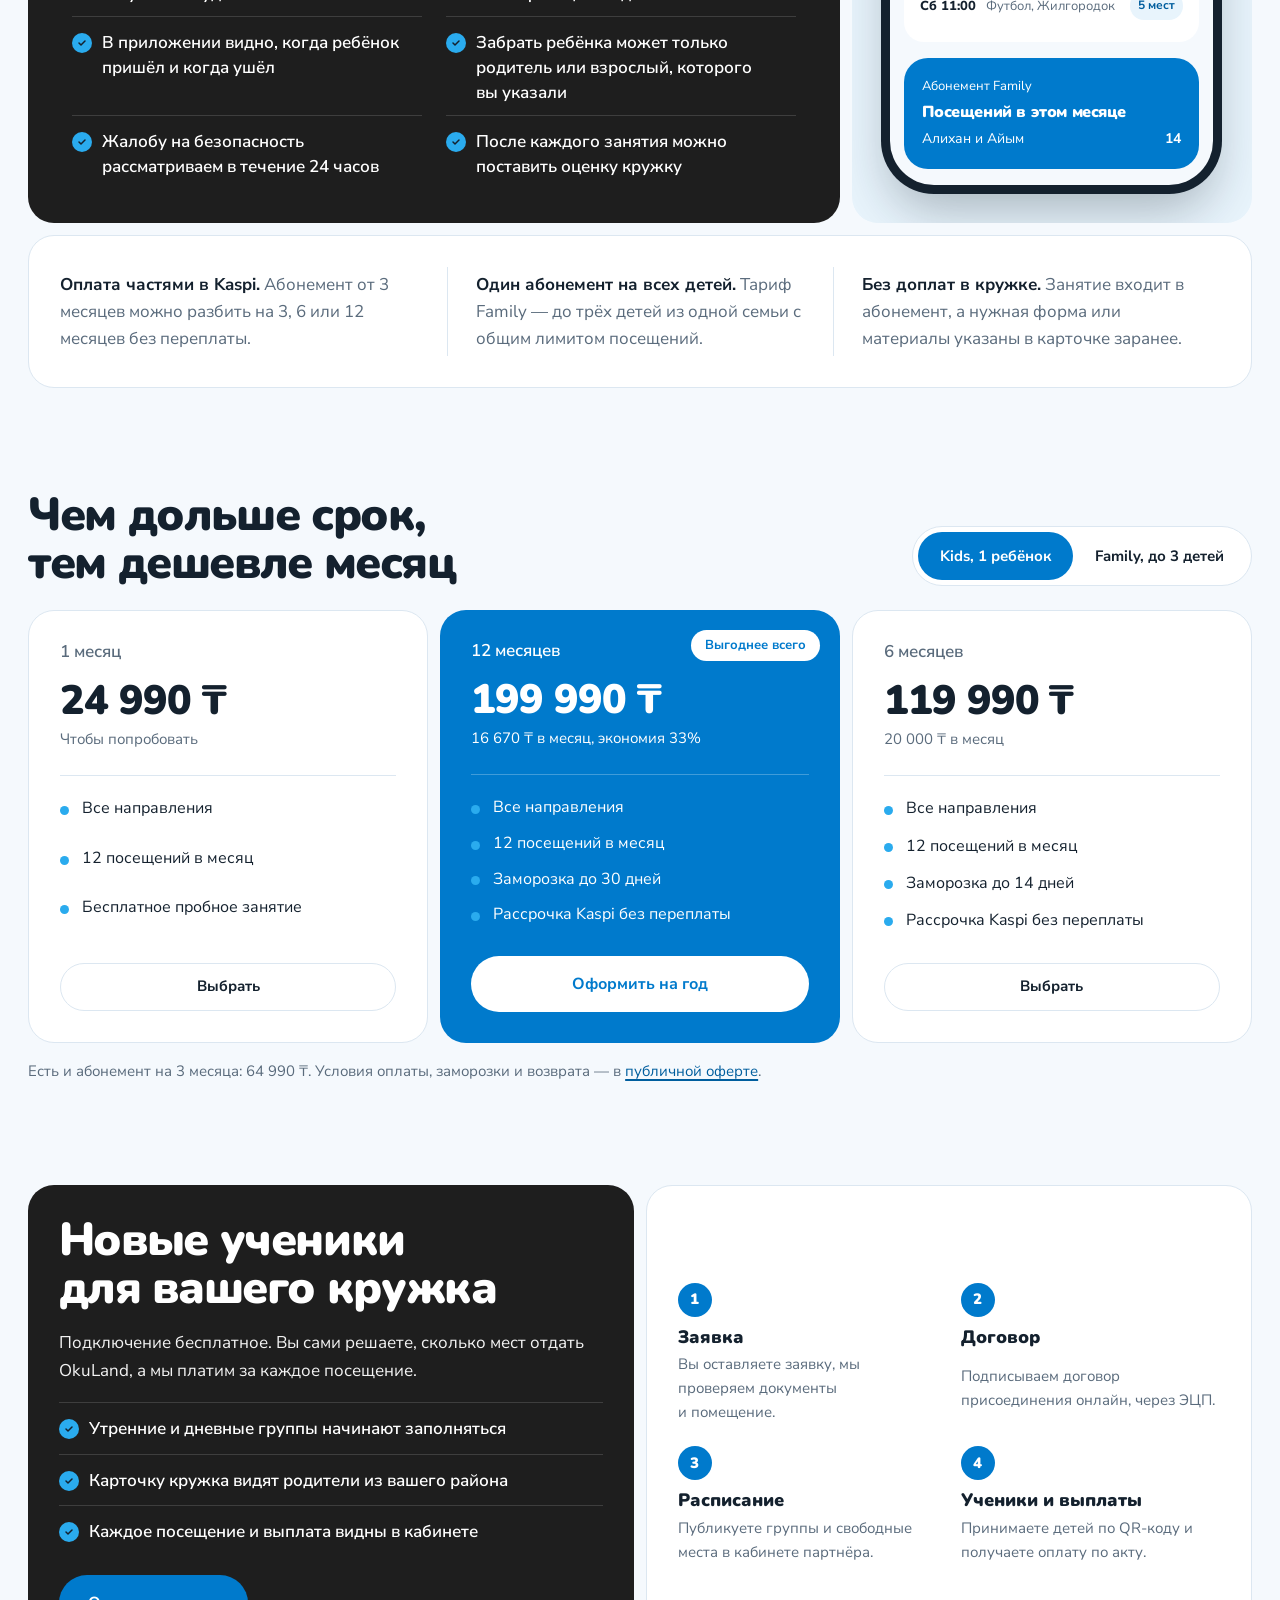
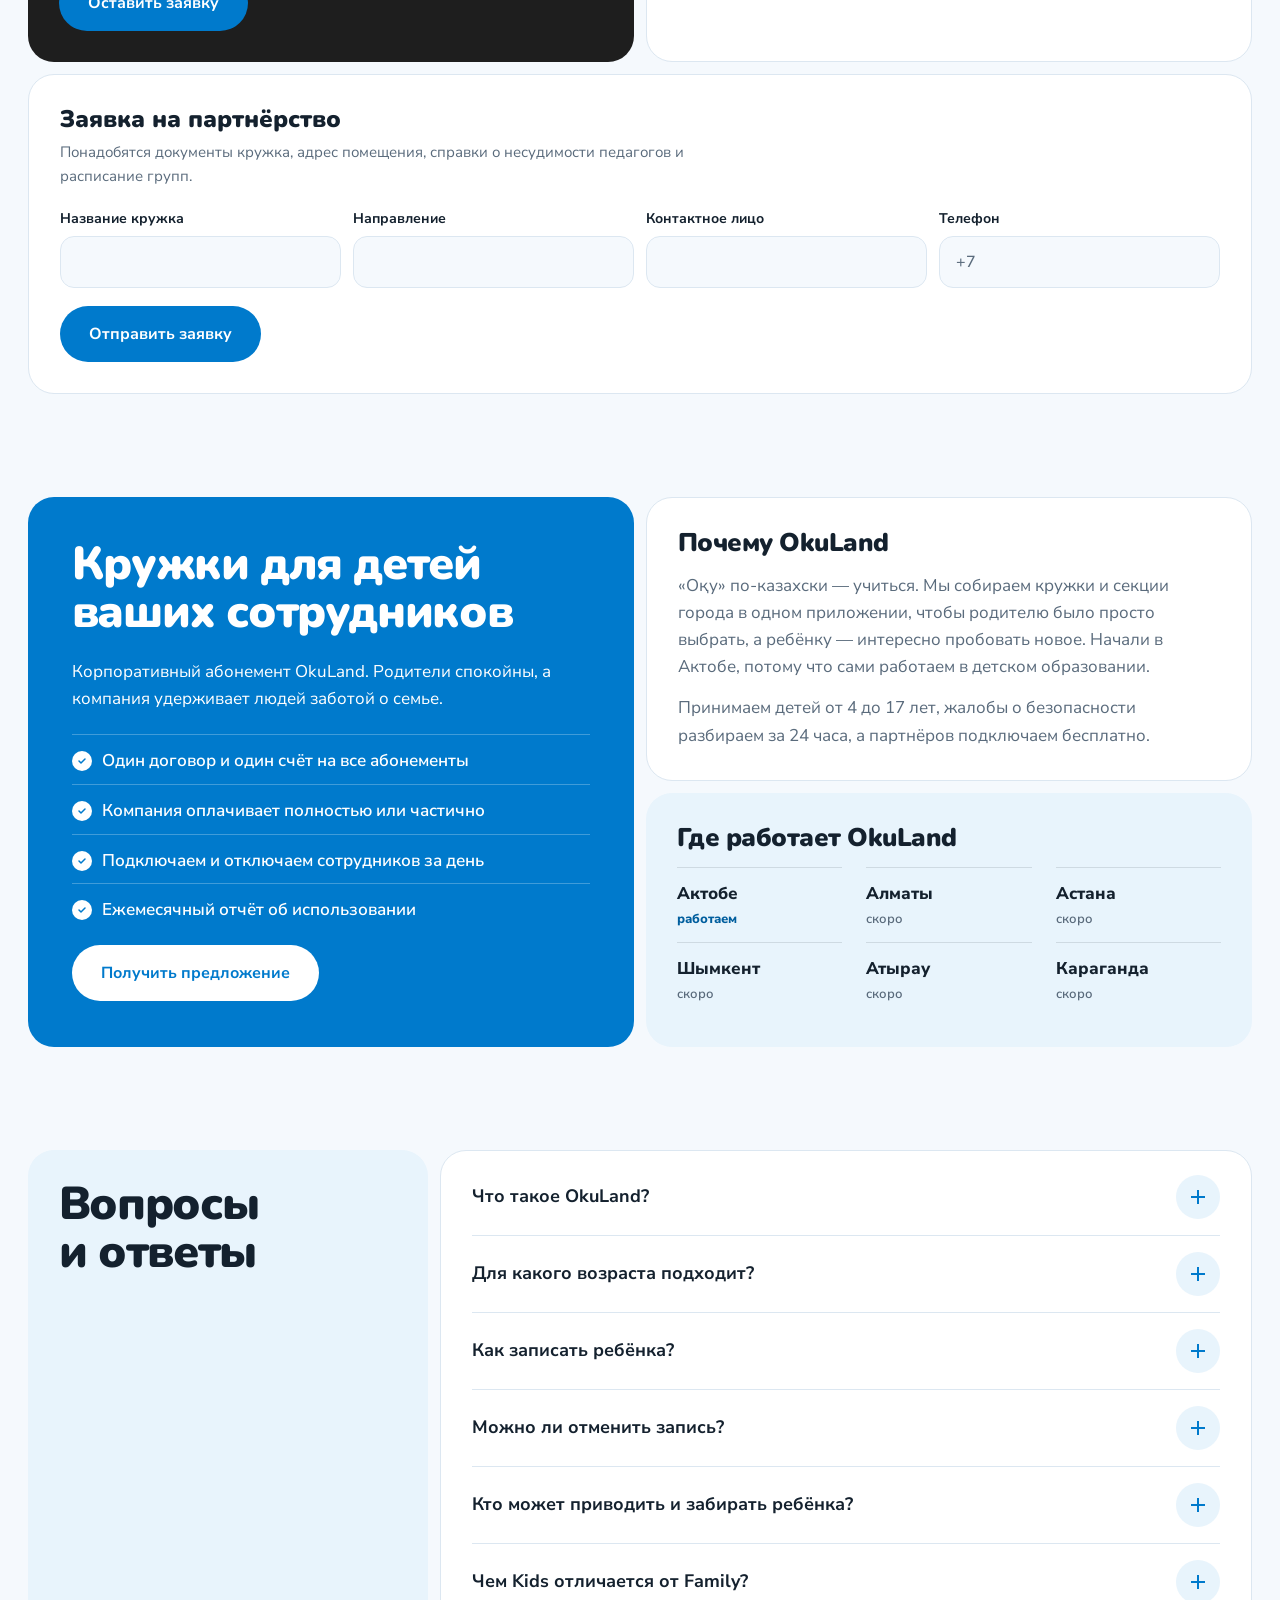
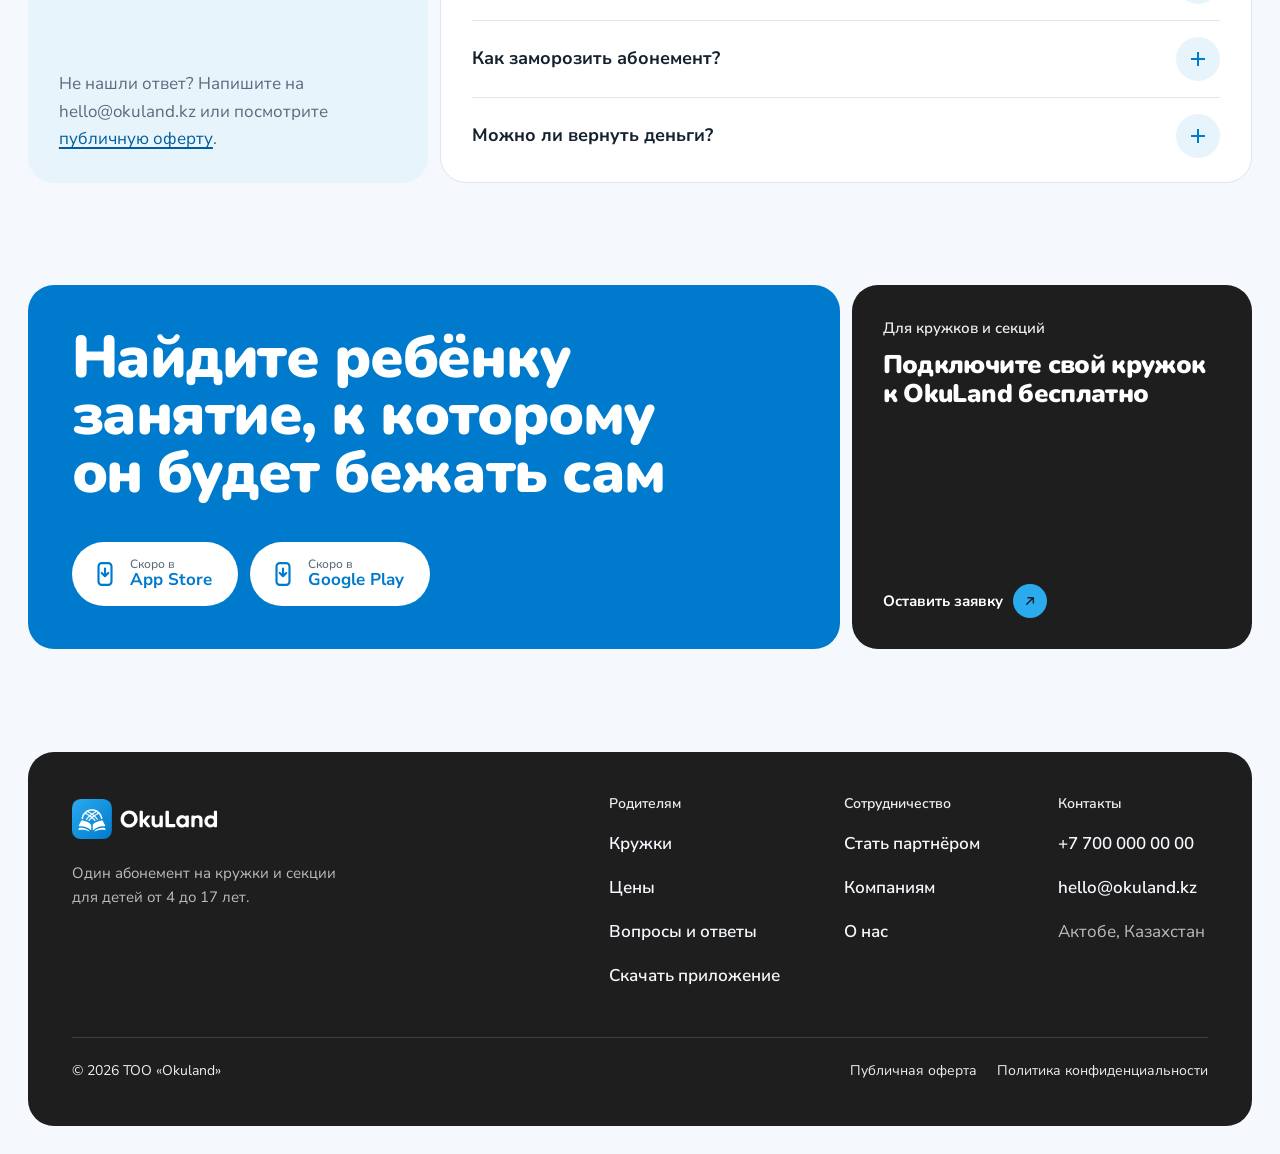
<file: o-nas.html>
<!DOCTYPE html>
<html lang="ru"><head><meta charset="utf-8"><title>OkuLand</title>
<meta http-equiv="refresh" content="0; url=index.html#o-nas"><link rel="canonical" href="index.html#o-nas">
<script>location.replace('index.html#o-nas')</script></head>
<body><p><a href="index.html#o-nas">Перейти на страницу OkuLand</a></p></body></html>
</file>
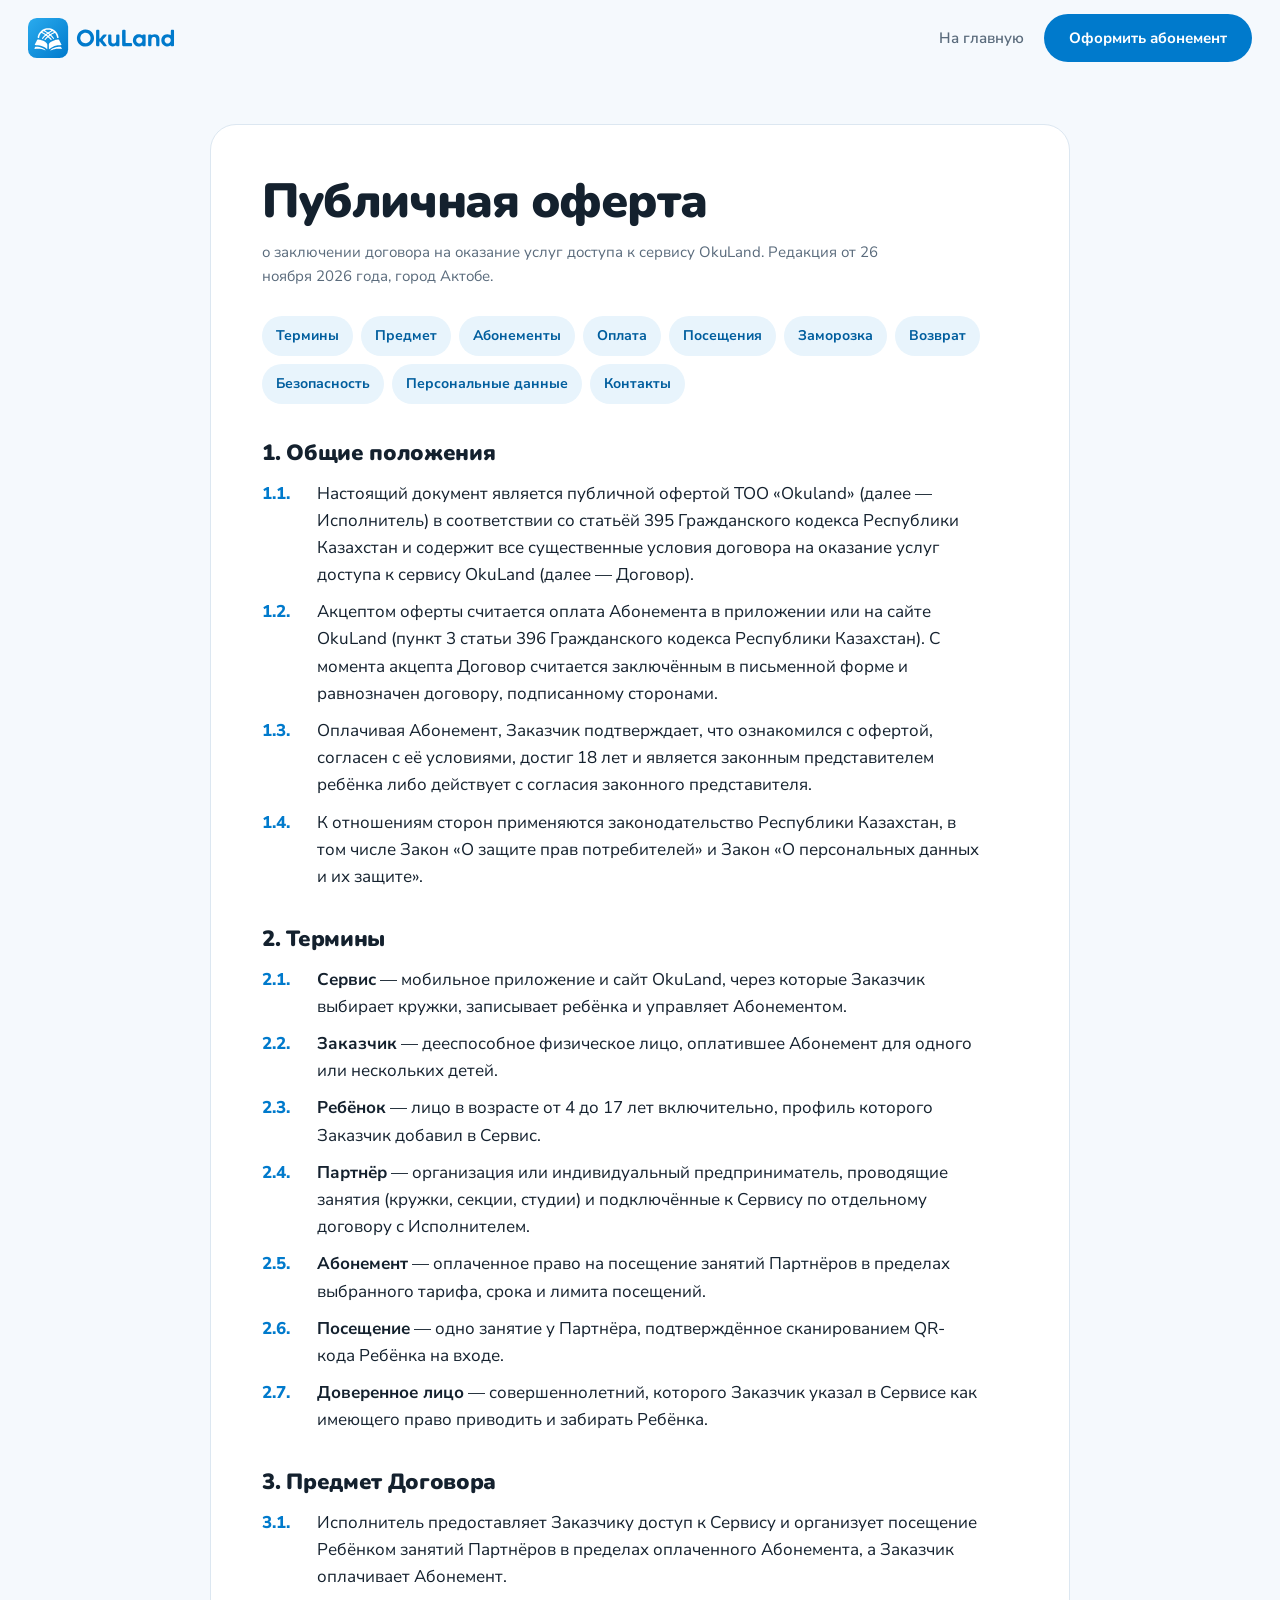
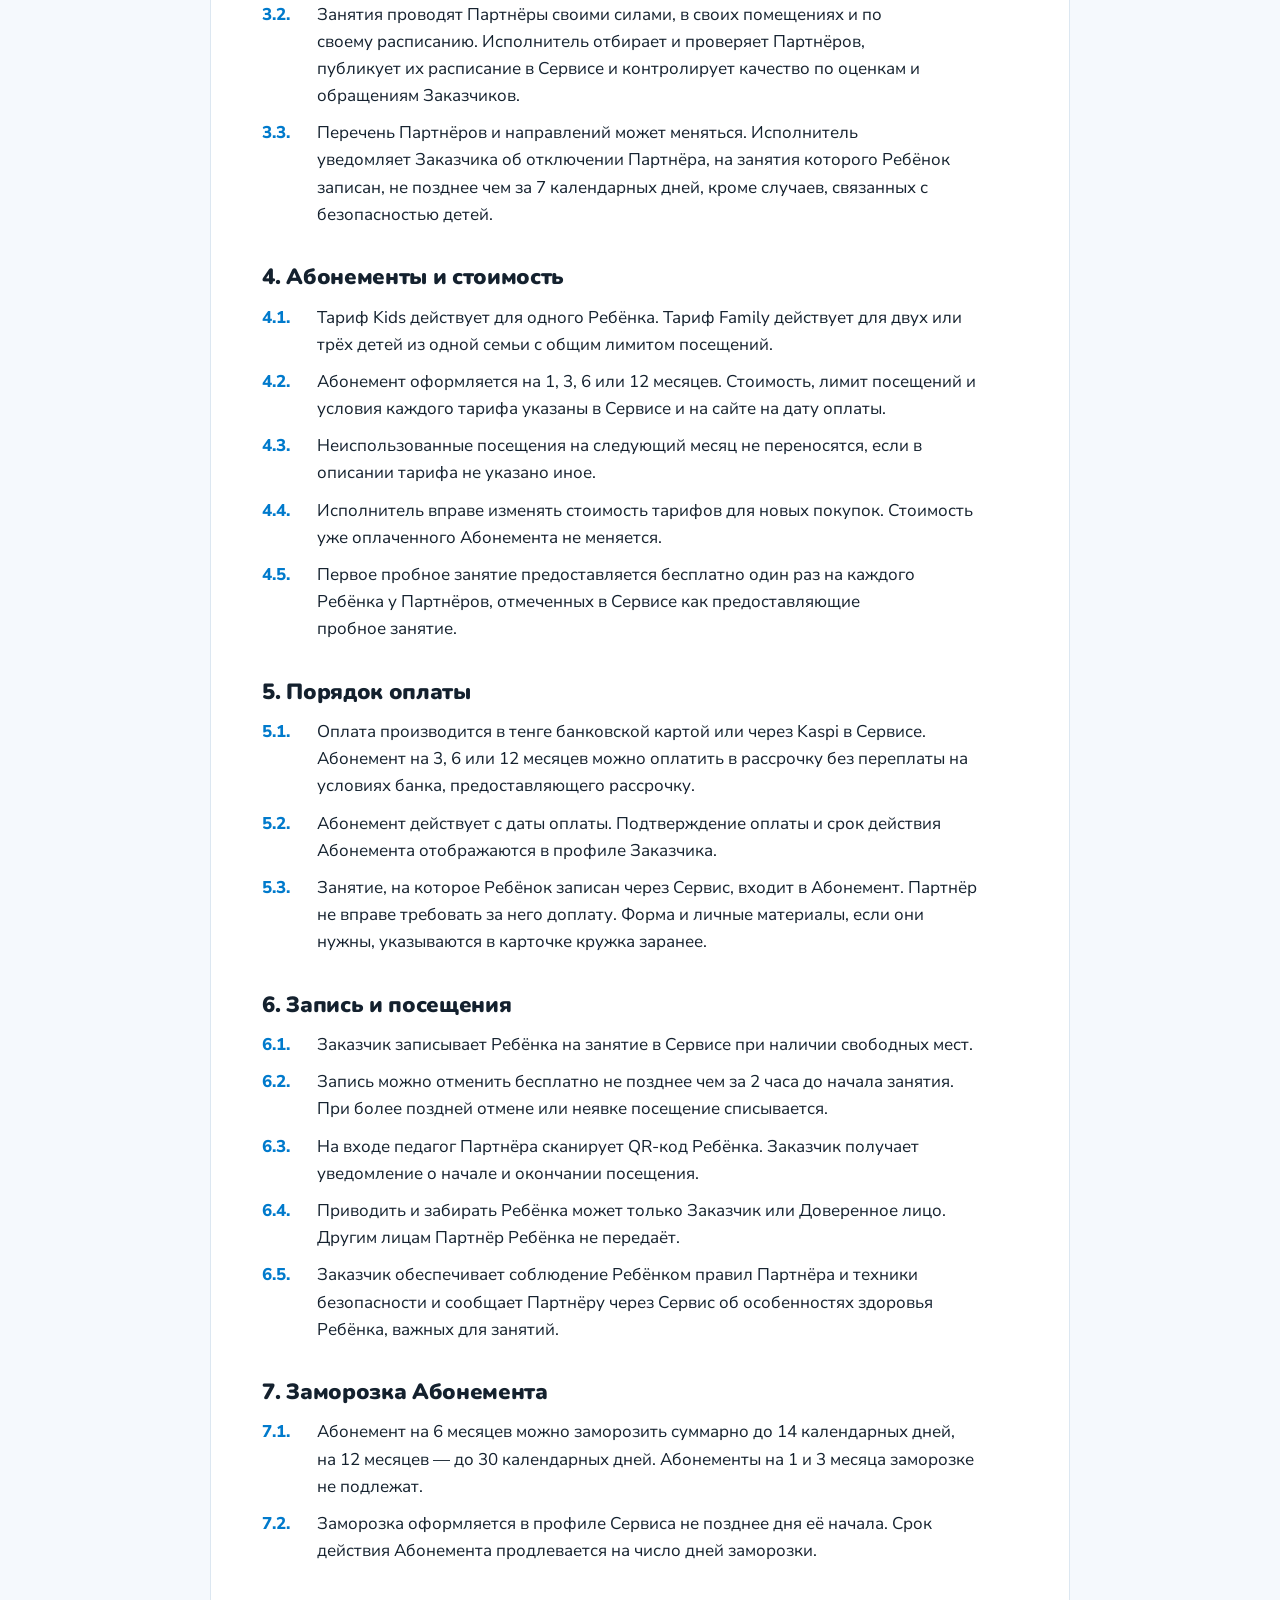
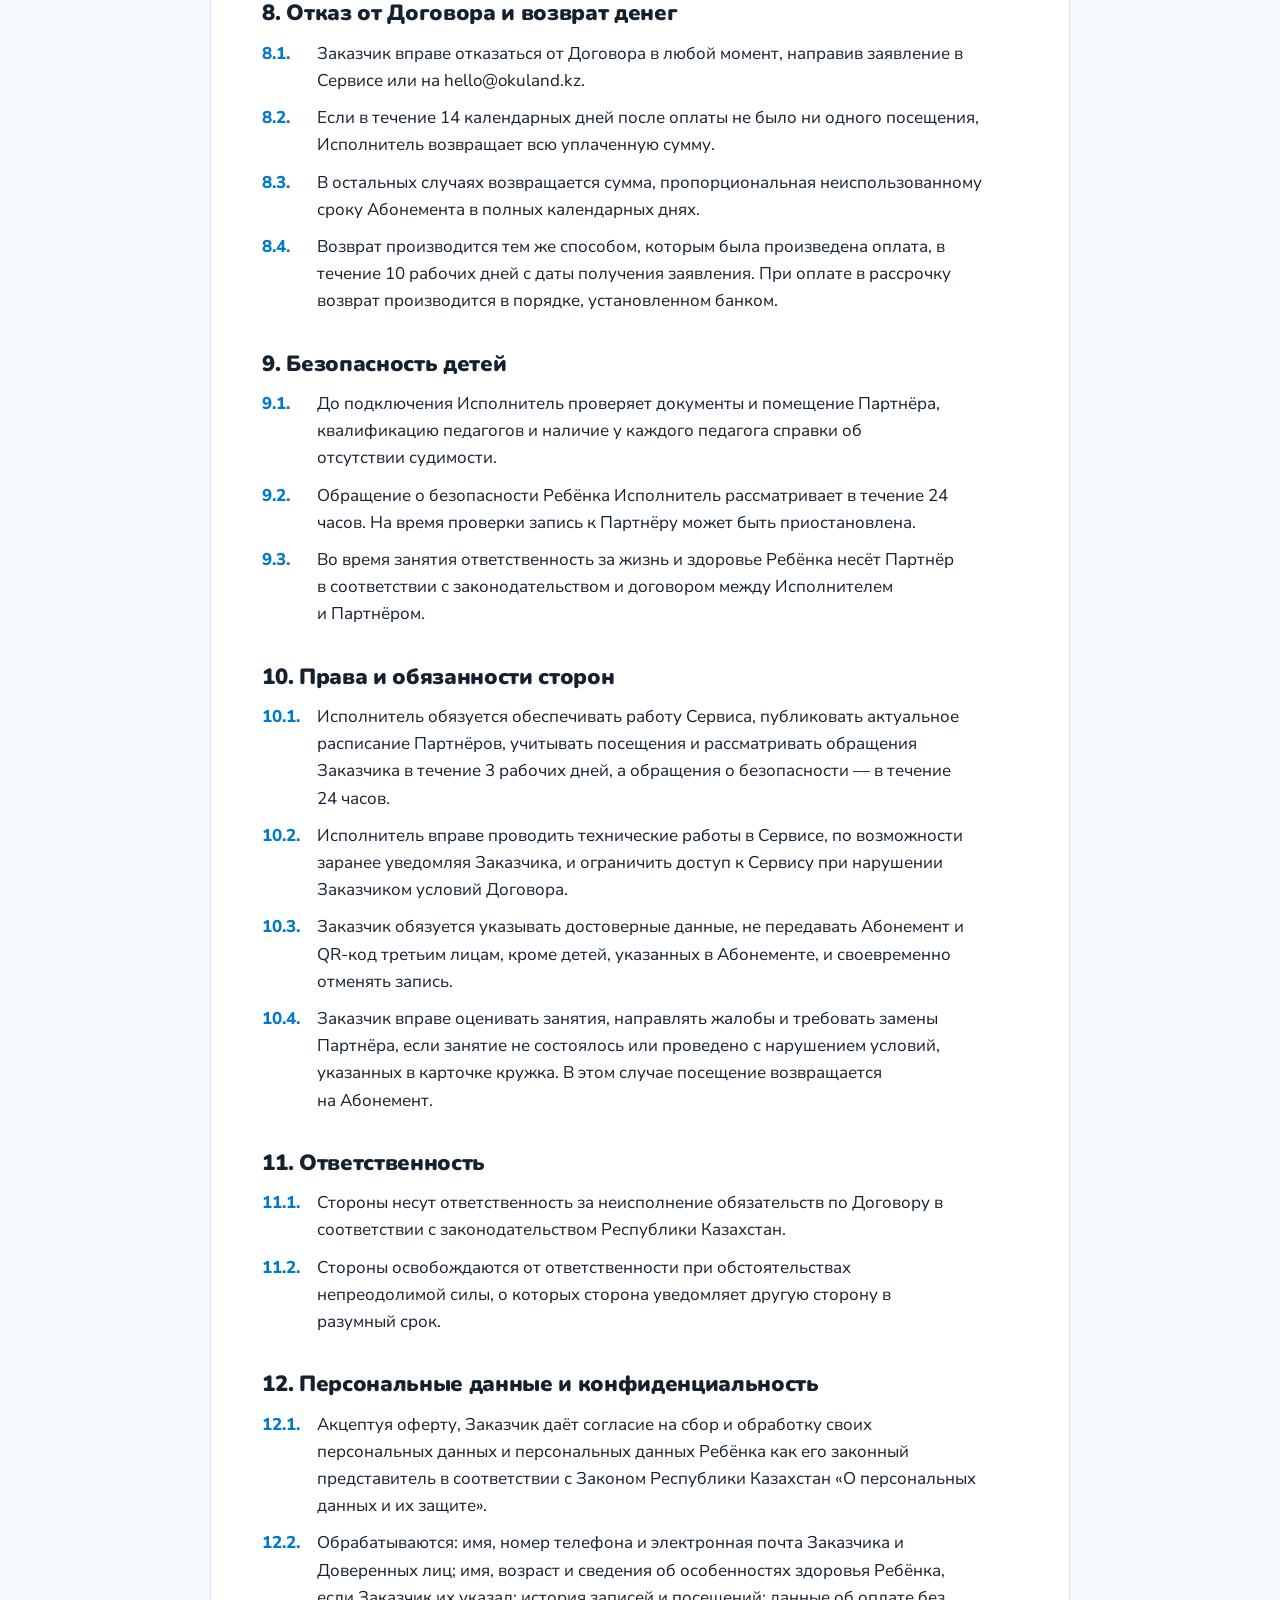
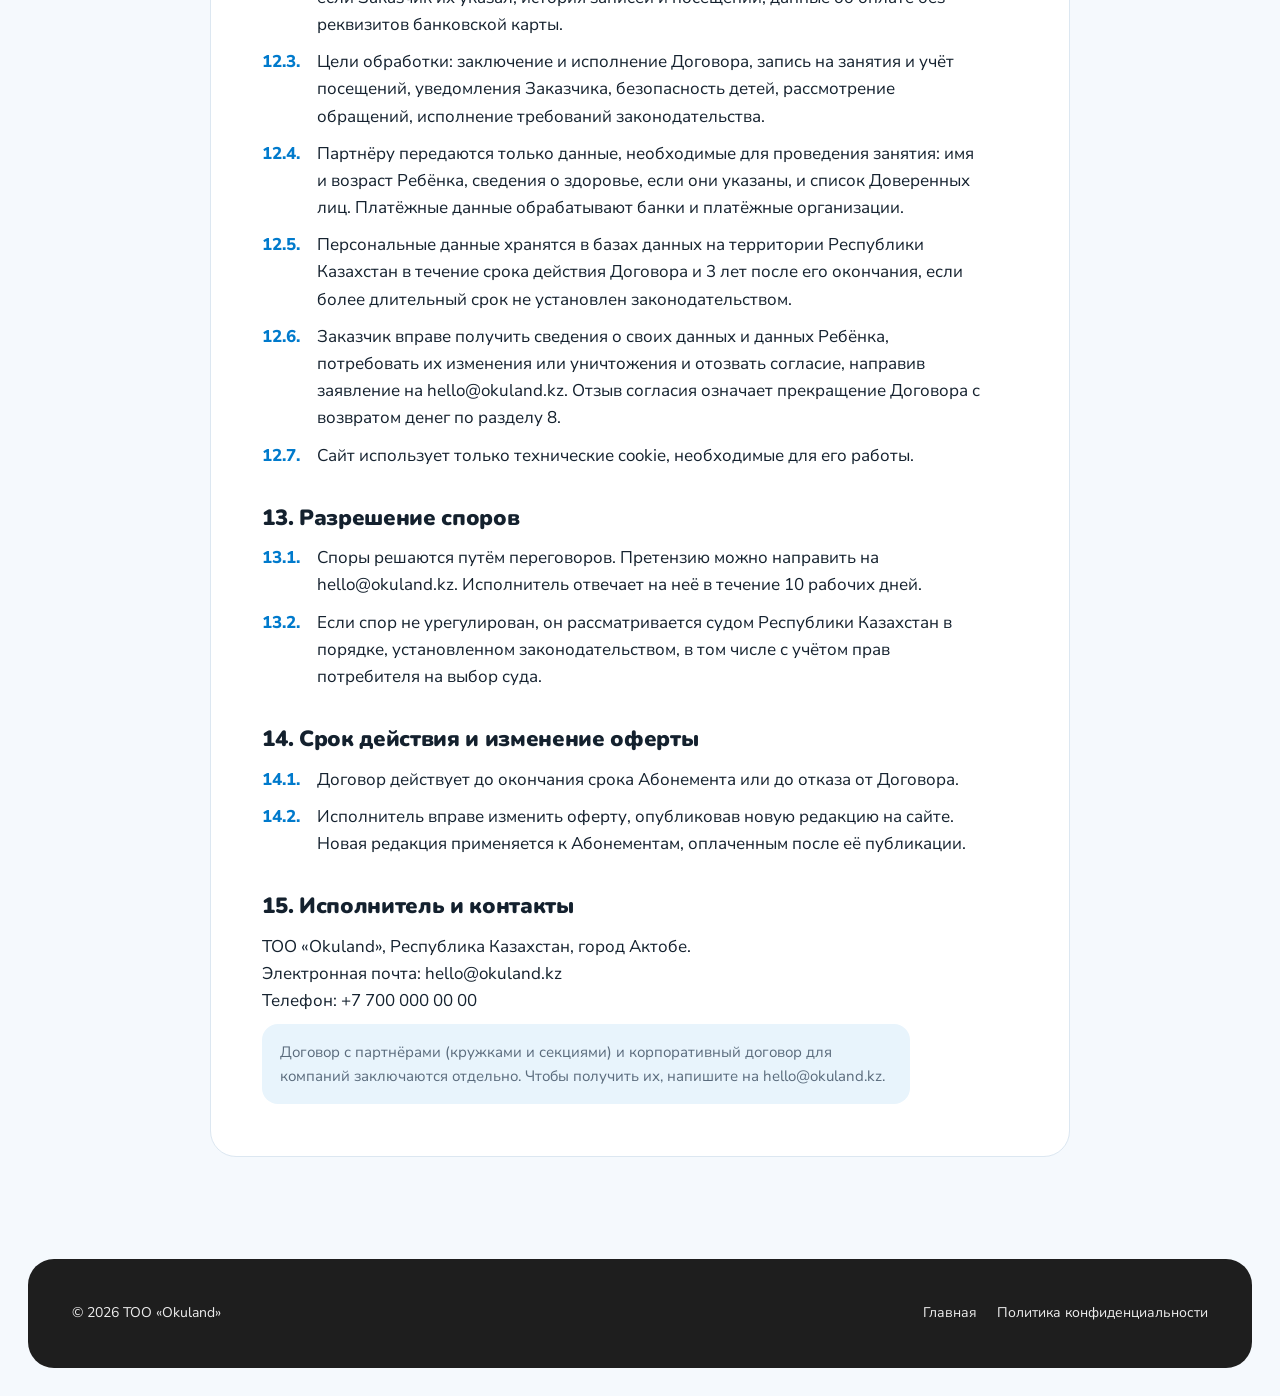
<file: oferta.html>
<!DOCTYPE html>
<html lang="ru">
<head>
<meta charset="utf-8">
<meta name="viewport" content="width=device-width, initial-scale=1, viewport-fit=cover">
<title>Публичная оферта OkuLand</title>
<meta name="description" content="Публичная оферта OkuLand: условия абонемента на детские кружки, оплата, заморозка, возврат и обработка персональных данных.">
<meta name="theme-color" content="#007ACC">
<link rel="icon" href="assets/img/brand/favicon-32.png" sizes="32x32">
<link rel="icon" href="assets/img/brand/okuland-symbol-blue.svg" type="image/svg+xml">
<link rel="stylesheet" href="assets/v3/style.css?v=4">
</head>
<body>
<a class="skip" href="#main">Перейти к содержанию</a>
<header class="hdr">
  <div class="hdr__in">
    <a class="logo" href="index.html" aria-label="OkuLand, на главную">
      <img class="logo__img" src="assets/img/brand/okuland-logo-horizontal.svg" alt="OkuLand" width="148" height="40">
    </a>
    <div class="hdr__end hdr__end--doc">
      <a class="link-quiet" href="index.html">На главную</a>
      <a class="btn btn--coral" href="index.html#ceny">Оформить абонемент</a>
    </div>
  </div>
</header>

<main id="main" class="page">
<article class="doc">
<div class="doc__card">
  <h1>Публичная оферта</h1>
  <p class="doc__meta">о заключении договора на оказание услуг доступа к сервису OkuLand. Редакция от 26 ноября 2026 года, город Актобе.</p>

  <nav class="doc__toc" aria-label="Разделы оферты">
    <a href="#terms">Термины</a><a href="#subject">Предмет</a><a href="#plans">Абонементы</a><a href="#pay">Оплата</a><a href="#visits">Посещения</a><a href="#freeze">Заморозка</a><a href="#refund">Возврат</a><a href="#safety">Безопасность</a><a href="#pd">Персональные данные</a><a href="#contacts">Контакты</a>
  </nav>

  <h2 id="general">1. Общие положения</h2>
  <ol class="num">
    <li><span>1.1.</span>Настоящий документ является публичной офертой ТОО «Okuland» (далее — Исполнитель) в соответствии со статьёй 395 Гражданского кодекса Республики Казахстан и содержит все существенные условия договора на оказание услуг доступа к сервису OkuLand (далее — Договор).</li>
    <li><span>1.2.</span>Акцептом оферты считается оплата Абонемента в приложении или на сайте OkuLand (пункт 3 статьи 396 Гражданского кодекса Республики Казахстан). С момента акцепта Договор считается заключённым в письменной форме и равнозначен договору, подписанному сторонами.</li>
    <li><span>1.3.</span>Оплачивая Абонемент, Заказчик подтверждает, что ознакомился с офертой, согласен с её условиями, достиг 18 лет и является законным представителем ребёнка либо действует с согласия законного представителя.</li>
    <li><span>1.4.</span>К отношениям сторон применяются законодательство Республики Казахстан, в том числе Закон «О защите прав потребителей» и Закон «О персональных данных и их защите».</li>
  </ol>

  <h2 id="terms">2. Термины</h2>
  <ol class="num">
    <li><span>2.1.</span><b>Сервис</b> — мобильное приложение и сайт OkuLand, через которые Заказчик выбирает кружки, записывает ребёнка и управляет Абонементом.</li>
    <li><span>2.2.</span><b>Заказчик</b> — дееспособное физическое лицо, оплатившее Абонемент для одного или нескольких детей.</li>
    <li><span>2.3.</span><b>Ребёнок</b> — лицо в возрасте от 4 до 17 лет включительно, профиль которого Заказчик добавил в Сервис.</li>
    <li><span>2.4.</span><b>Партнёр</b> — организация или индивидуальный предприниматель, проводящие занятия (кружки, секции, студии) и подключённые к Сервису по отдельному договору с Исполнителем.</li>
    <li><span>2.5.</span><b>Абонемент</b> — оплаченное право на посещение занятий Партнёров в пределах выбранного тарифа, срока и лимита посещений.</li>
    <li><span>2.6.</span><b>Посещение</b> — одно занятие у Партнёра, подтверждённое сканированием QR-кода Ребёнка на входе.</li>
    <li><span>2.7.</span><b>Доверенное лицо</b> — совершеннолетний, которого Заказчик указал в Сервисе как имеющего право приводить и забирать Ребёнка.</li>
  </ol>

  <h2 id="subject">3. Предмет Договора</h2>
  <ol class="num">
    <li><span>3.1.</span>Исполнитель предоставляет Заказчику доступ к Сервису и организует посещение Ребёнком занятий Партнёров в пределах оплаченного Абонемента, а Заказчик оплачивает Абонемент.</li>
    <li><span>3.2.</span>Занятия проводят Партнёры своими силами, в своих помещениях и по своему расписанию. Исполнитель отбирает и проверяет Партнёров, публикует их расписание в Сервисе и контролирует качество по оценкам и обращениям Заказчиков.</li>
    <li><span>3.3.</span>Перечень Партнёров и направлений может меняться. Исполнитель уведомляет Заказчика об отключении Партнёра, на занятия которого Ребёнок записан, не позднее чем за 7 календарных дней, кроме случаев, связанных с безопасностью детей.</li>
  </ol>

  <h2 id="plans">4. Абонементы и стоимость</h2>
  <ol class="num">
    <li><span>4.1.</span>Тариф Kids действует для одного Ребёнка. Тариф Family действует для двух или трёх детей из одной семьи с общим лимитом посещений.</li>
    <li><span>4.2.</span>Абонемент оформляется на 1, 3, 6 или 12 месяцев. Стоимость, лимит посещений и условия каждого тарифа указаны в Сервисе и на сайте на дату оплаты.</li>
    <li><span>4.3.</span>Неиспользованные посещения на следующий месяц не переносятся, если в описании тарифа не указано иное.</li>
    <li><span>4.4.</span>Исполнитель вправе изменять стоимость тарифов для новых покупок. Стоимость уже оплаченного Абонемента не меняется.</li>
    <li><span>4.5.</span>Первое пробное занятие предоставляется бесплатно один раз на каждого Ребёнка у Партнёров, отмеченных в Сервисе как предоставляющие пробное занятие.</li>
  </ol>

  <h2 id="pay">5. Порядок оплаты</h2>
  <ol class="num">
    <li><span>5.1.</span>Оплата производится в тенге банковской картой или через Kaspi в Сервисе. Абонемент на 3, 6 или 12 месяцев можно оплатить в рассрочку без переплаты на условиях банка, предоставляющего рассрочку.</li>
    <li><span>5.2.</span>Абонемент действует с даты оплаты. Подтверждение оплаты и срок действия Абонемента отображаются в профиле Заказчика.</li>
    <li><span>5.3.</span>Занятие, на которое Ребёнок записан через Сервис, входит в Абонемент. Партнёр не вправе требовать за него доплату. Форма и личные материалы, если они нужны, указываются в карточке кружка заранее.</li>
  </ol>

  <h2 id="visits">6. Запись и посещения</h2>
  <ol class="num">
    <li><span>6.1.</span>Заказчик записывает Ребёнка на занятие в Сервисе при наличии свободных мест.</li>
    <li><span>6.2.</span>Запись можно отменить бесплатно не позднее чем за 2 часа до начала занятия. При более поздней отмене или неявке посещение списывается.</li>
    <li><span>6.3.</span>На входе педагог Партнёра сканирует QR-код Ребёнка. Заказчик получает уведомление о начале и окончании посещения.</li>
    <li><span>6.4.</span>Приводить и забирать Ребёнка может только Заказчик или Доверенное лицо. Другим лицам Партнёр Ребёнка не передаёт.</li>
    <li><span>6.5.</span>Заказчик обеспечивает соблюдение Ребёнком правил Партнёра и техники безопасности и сообщает Партнёру через Сервис об особенностях здоровья Ребёнка, важных для занятий.</li>
  </ol>

  <h2 id="freeze">7. Заморозка Абонемента</h2>
  <ol class="num">
    <li><span>7.1.</span>Абонемент на 6 месяцев можно заморозить суммарно до 14 календарных дней, на 12 месяцев — до 30 календарных дней. Абонементы на 1 и 3 месяца заморозке не подлежат.</li>
    <li><span>7.2.</span>Заморозка оформляется в профиле Сервиса не позднее дня её начала. Срок действия Абонемента продлевается на число дней заморозки.</li>
  </ol>

  <h2 id="refund">8. Отказ от Договора и возврат денег</h2>
  <ol class="num">
    <li><span>8.1.</span>Заказчик вправе отказаться от Договора в любой момент, направив заявление в Сервисе или на hello@okuland.kz.</li>
    <li><span>8.2.</span>Если в течение 14 календарных дней после оплаты не было ни одного посещения, Исполнитель возвращает всю уплаченную сумму.</li>
    <li><span>8.3.</span>В остальных случаях возвращается сумма, пропорциональная неиспользованному сроку Абонемента в полных календарных днях.</li>
    <li><span>8.4.</span>Возврат производится тем же способом, которым была произведена оплата, в течение 10 рабочих дней с даты получения заявления. При оплате в рассрочку возврат производится в порядке, установленном банком.</li>
  </ol>

  <h2 id="safety">9. Безопасность детей</h2>
  <ol class="num">
    <li><span>9.1.</span>До подключения Исполнитель проверяет документы и помещение Партнёра, квалификацию педагогов и наличие у каждого педагога справки об отсутствии судимости.</li>
    <li><span>9.2.</span>Обращение о безопасности Ребёнка Исполнитель рассматривает в течение 24 часов. На время проверки запись к Партнёру может быть приостановлена.</li>
    <li><span>9.3.</span>Во время занятия ответственность за жизнь и здоровье Ребёнка несёт Партнёр в соответствии с законодательством и договором между Исполнителем и Партнёром.</li>
  </ol>

  <h2 id="duties">10. Права и обязанности сторон</h2>
  <ol class="num">
    <li><span>10.1.</span>Исполнитель обязуется обеспечивать работу Сервиса, публиковать актуальное расписание Партнёров, учитывать посещения и рассматривать обращения Заказчика в течение 3 рабочих дней, а обращения о безопасности — в течение 24 часов.</li>
    <li><span>10.2.</span>Исполнитель вправе проводить технические работы в Сервисе, по возможности заранее уведомляя Заказчика, и ограничить доступ к Сервису при нарушении Заказчиком условий Договора.</li>
    <li><span>10.3.</span>Заказчик обязуется указывать достоверные данные, не передавать Абонемент и QR-код третьим лицам, кроме детей, указанных в Абонементе, и своевременно отменять запись.</li>
    <li><span>10.4.</span>Заказчик вправе оценивать занятия, направлять жалобы и требовать замены Партнёра, если занятие не состоялось или проведено с нарушением условий, указанных в карточке кружка. В этом случае посещение возвращается на Абонемент.</li>
  </ol>

  <h2 id="liability">11. Ответственность</h2>
  <ol class="num">
    <li><span>11.1.</span>Стороны несут ответственность за неисполнение обязательств по Договору в соответствии с законодательством Республики Казахстан.</li>
    <li><span>11.2.</span>Стороны освобождаются от ответственности при обстоятельствах непреодолимой силы, о которых сторона уведомляет другую сторону в разумный срок.</li>
  </ol>

  <h2 id="pd">12. Персональные данные и конфиденциальность</h2>
  <ol class="num">
    <li><span>12.1.</span>Акцептуя оферту, Заказчик даёт согласие на сбор и обработку своих персональных данных и персональных данных Ребёнка как его законный представитель в соответствии с Законом Республики Казахстан «О персональных данных и их защите».</li>
    <li><span>12.2.</span>Обрабатываются: имя, номер телефона и электронная почта Заказчика и Доверенных лиц; имя, возраст и сведения об особенностях здоровья Ребёнка, если Заказчик их указал; история записей и посещений; данные об оплате без реквизитов банковской карты.</li>
    <li><span>12.3.</span>Цели обработки: заключение и исполнение Договора, запись на занятия и учёт посещений, уведомления Заказчика, безопасность детей, рассмотрение обращений, исполнение требований законодательства.</li>
    <li><span>12.4.</span>Партнёру передаются только данные, необходимые для проведения занятия: имя и возраст Ребёнка, сведения о здоровье, если они указаны, и список Доверенных лиц. Платёжные данные обрабатывают банки и платёжные организации.</li>
    <li><span>12.5.</span>Персональные данные хранятся в базах данных на территории Республики Казахстан в течение срока действия Договора и 3 лет после его окончания, если более длительный срок не установлен законодательством.</li>
    <li><span>12.6.</span>Заказчик вправе получить сведения о своих данных и данных Ребёнка, потребовать их изменения или уничтожения и отозвать согласие, направив заявление на hello@okuland.kz. Отзыв согласия означает прекращение Договора с возвратом денег по разделу 8.</li>
    <li><span>12.7.</span>Сайт использует только технические cookie, необходимые для его работы.</li>
  </ol>

  <h2 id="disputes">13. Разрешение споров</h2>
  <ol class="num">
    <li><span>13.1.</span>Споры решаются путём переговоров. Претензию можно направить на hello@okuland.kz. Исполнитель отвечает на неё в течение 10 рабочих дней.</li>
    <li><span>13.2.</span>Если спор не урегулирован, он рассматривается судом Республики Казахстан в порядке, установленном законодательством, в том числе с учётом прав потребителя на выбор суда.</li>
  </ol>

  <h2 id="change">14. Срок действия и изменение оферты</h2>
  <ol class="num">
    <li><span>14.1.</span>Договор действует до окончания срока Абонемента или до отказа от Договора.</li>
    <li><span>14.2.</span>Исполнитель вправе изменить оферту, опубликовав новую редакцию на сайте. Новая редакция применяется к Абонементам, оплаченным после её публикации.</li>
  </ol>

  <h2 id="contacts">15. Исполнитель и контакты</h2>
  <p>ТОО «Okuland», Республика Казахстан, город Актобе.<br>Электронная почта: hello@okuland.kz<br>Телефон: +7 700 000 00 00</p>

  <p class="doc__note">Договор с партнёрами (кружками и секциями) и корпоративный договор для компаний заключаются отдельно. Чтобы получить их, напишите на hello@okuland.kz.</p>
</div>
</article>
</main>

<footer class="ftr">
  <div class="ftr__box">
    <div class="ftr__bot ftr__bot--solo"><span>© 2026 ТОО «Okuland»</span><span class="ftr__docs"><a href="index.html">Главная</a><a href="oferta.html#pd">Политика конфиденциальности</a></span></div>
  </div>
</footer>
<script>
(function(){var b=document.querySelector('.hdr');addEventListener('scroll',function(){b.classList.toggle('is-scrolled',scrollY>8)},{passive:true})})();
</script>
</body>
</html>
</file>
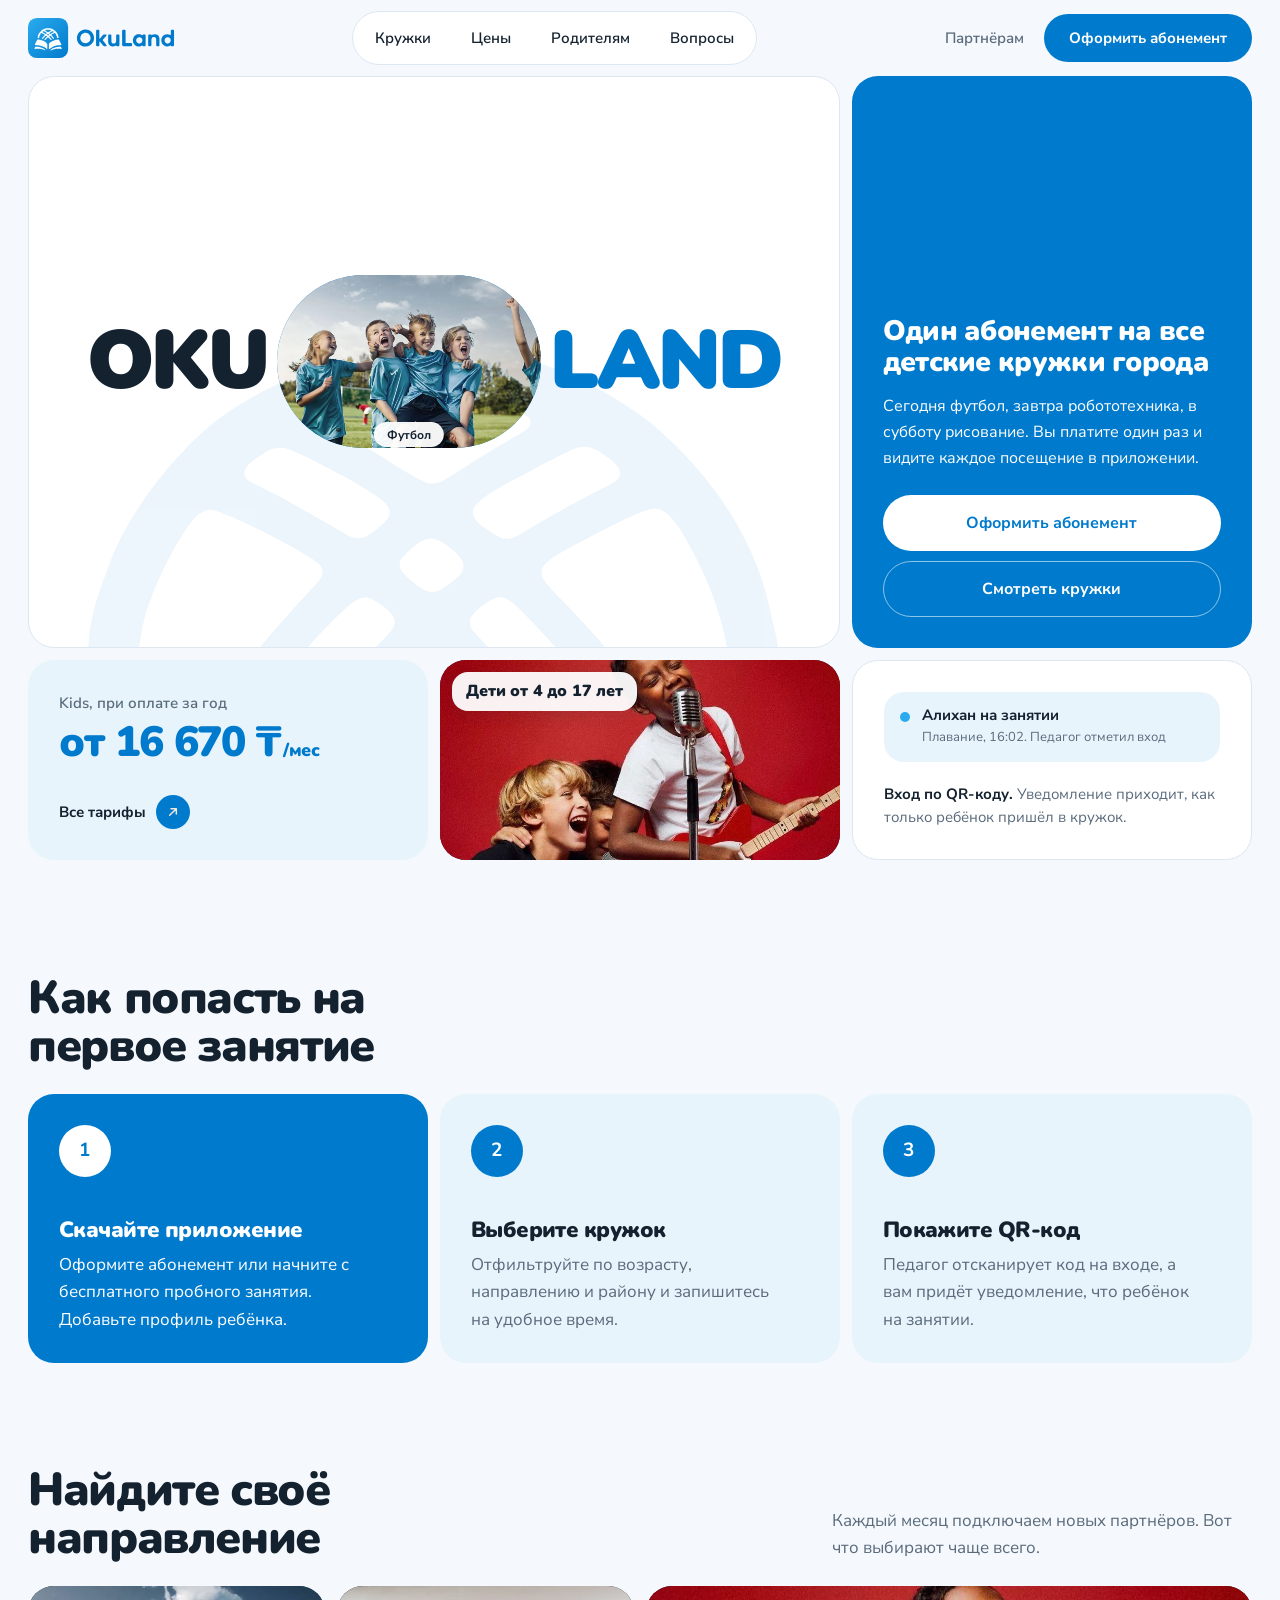
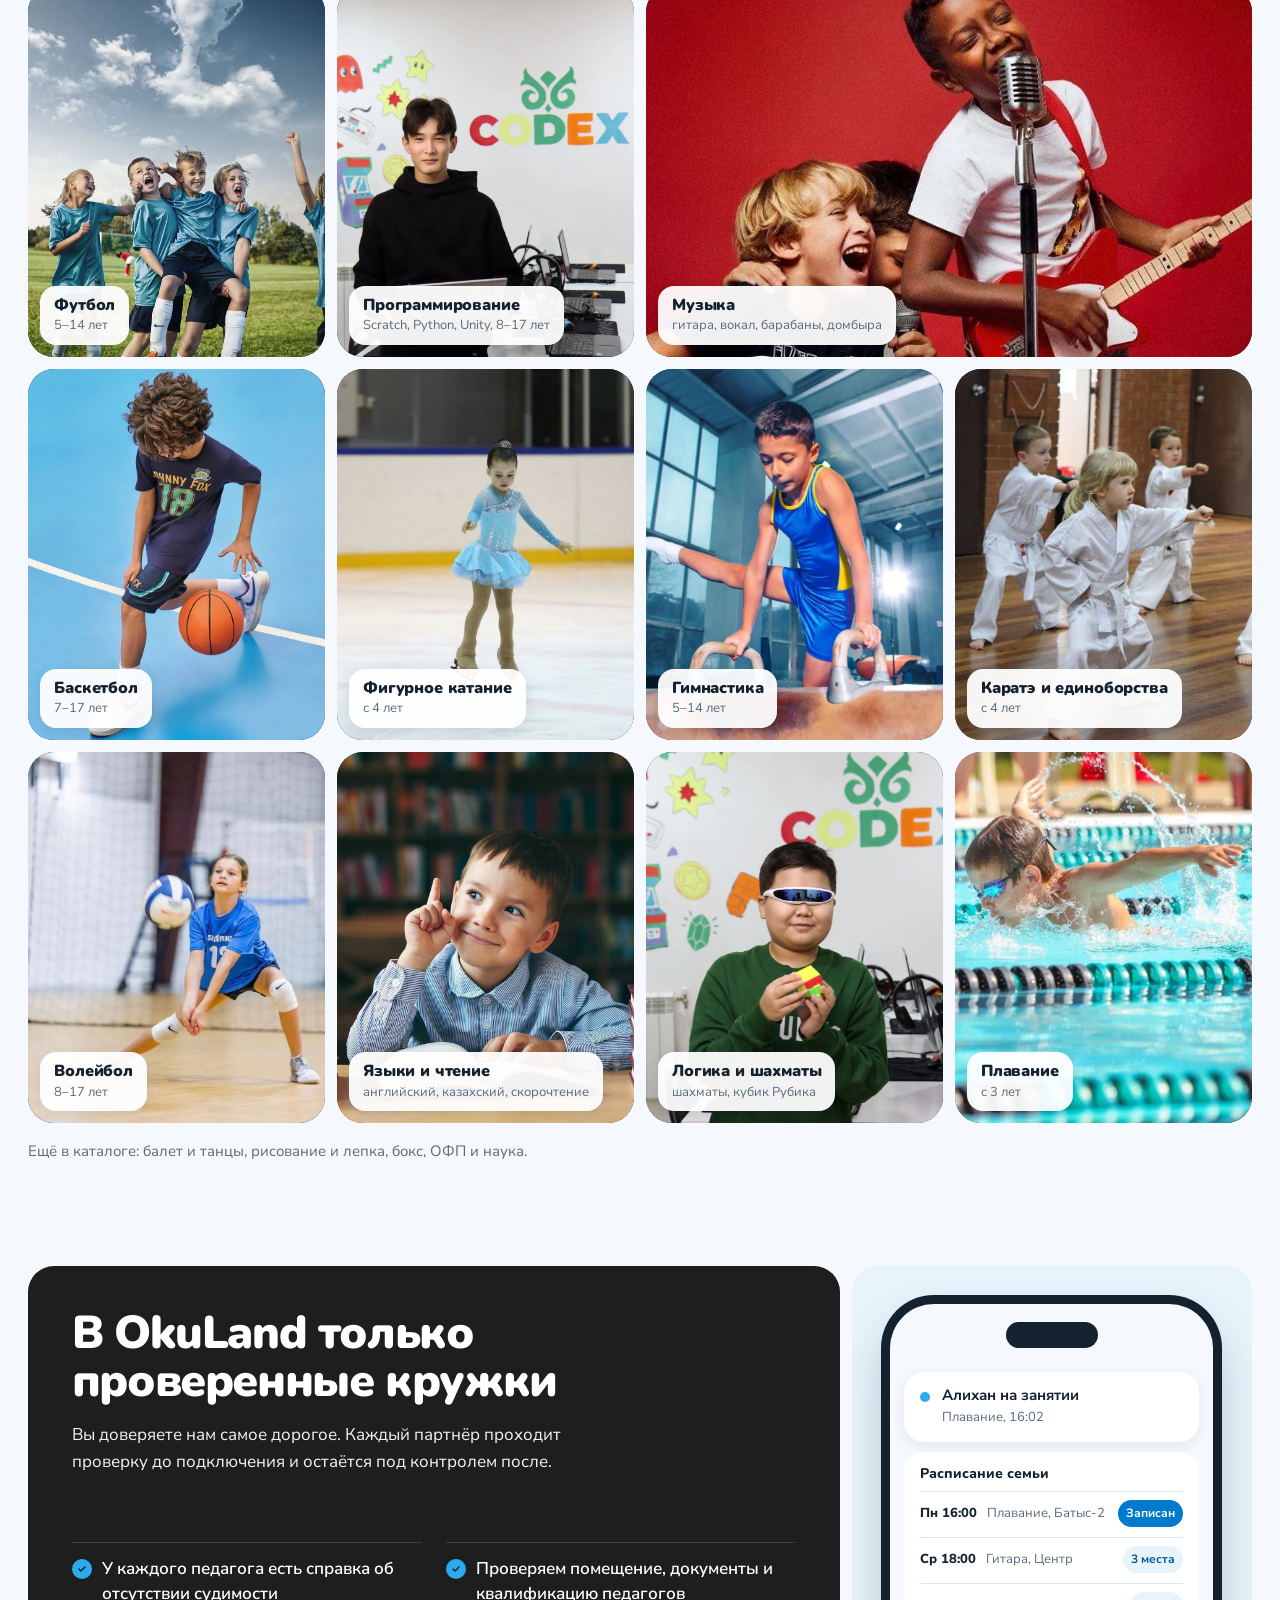
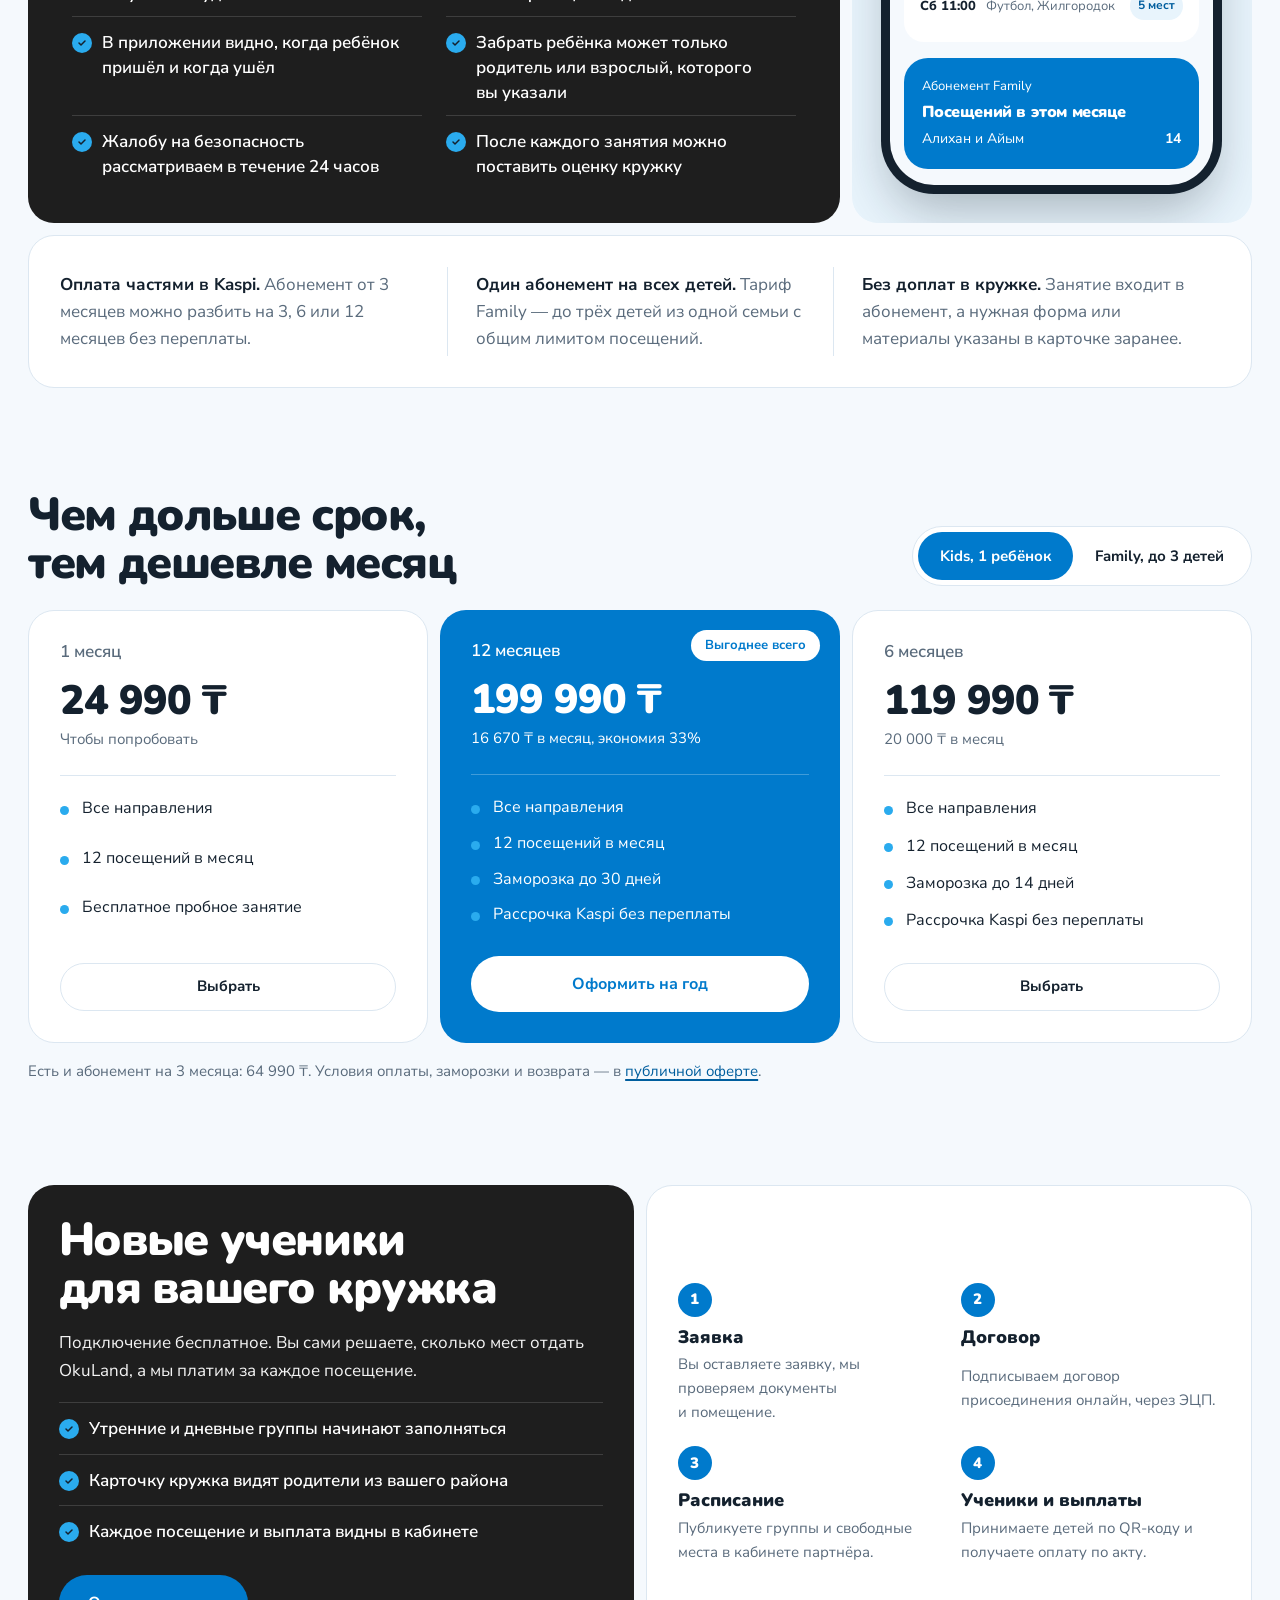
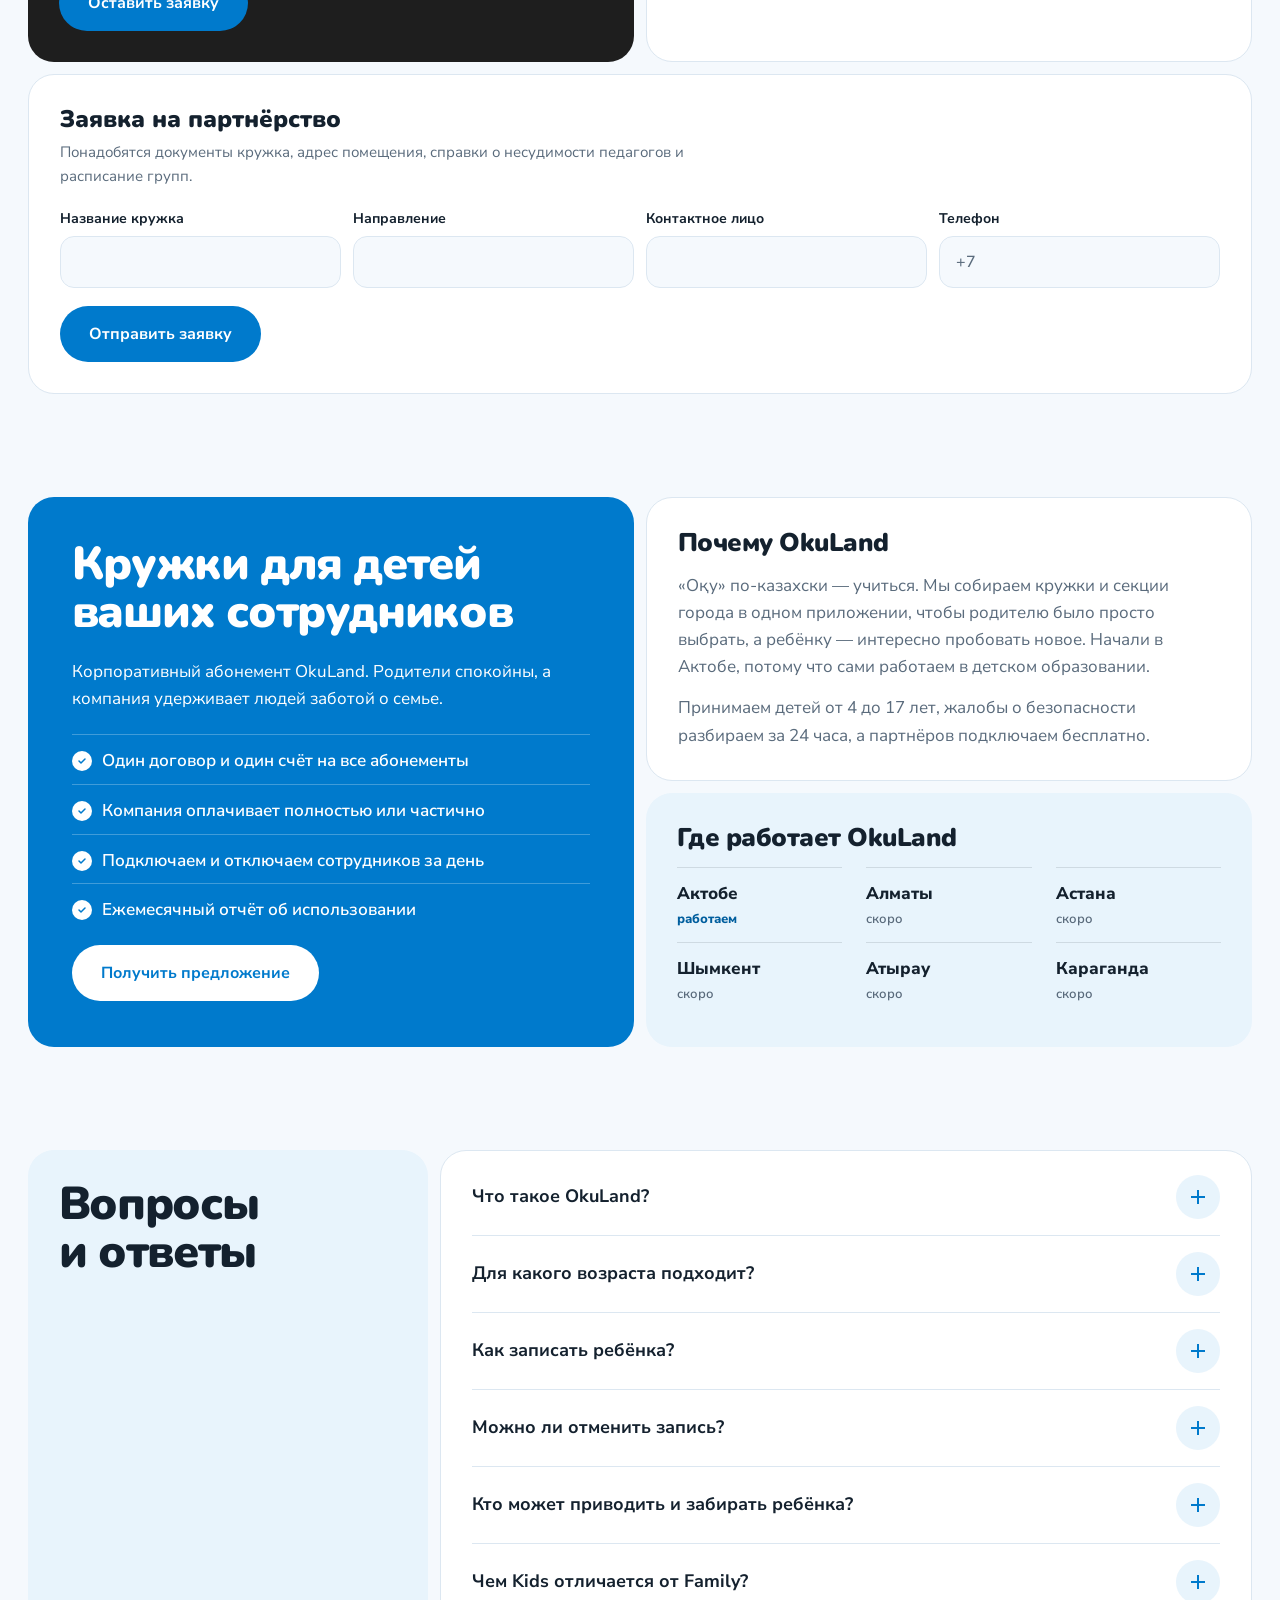
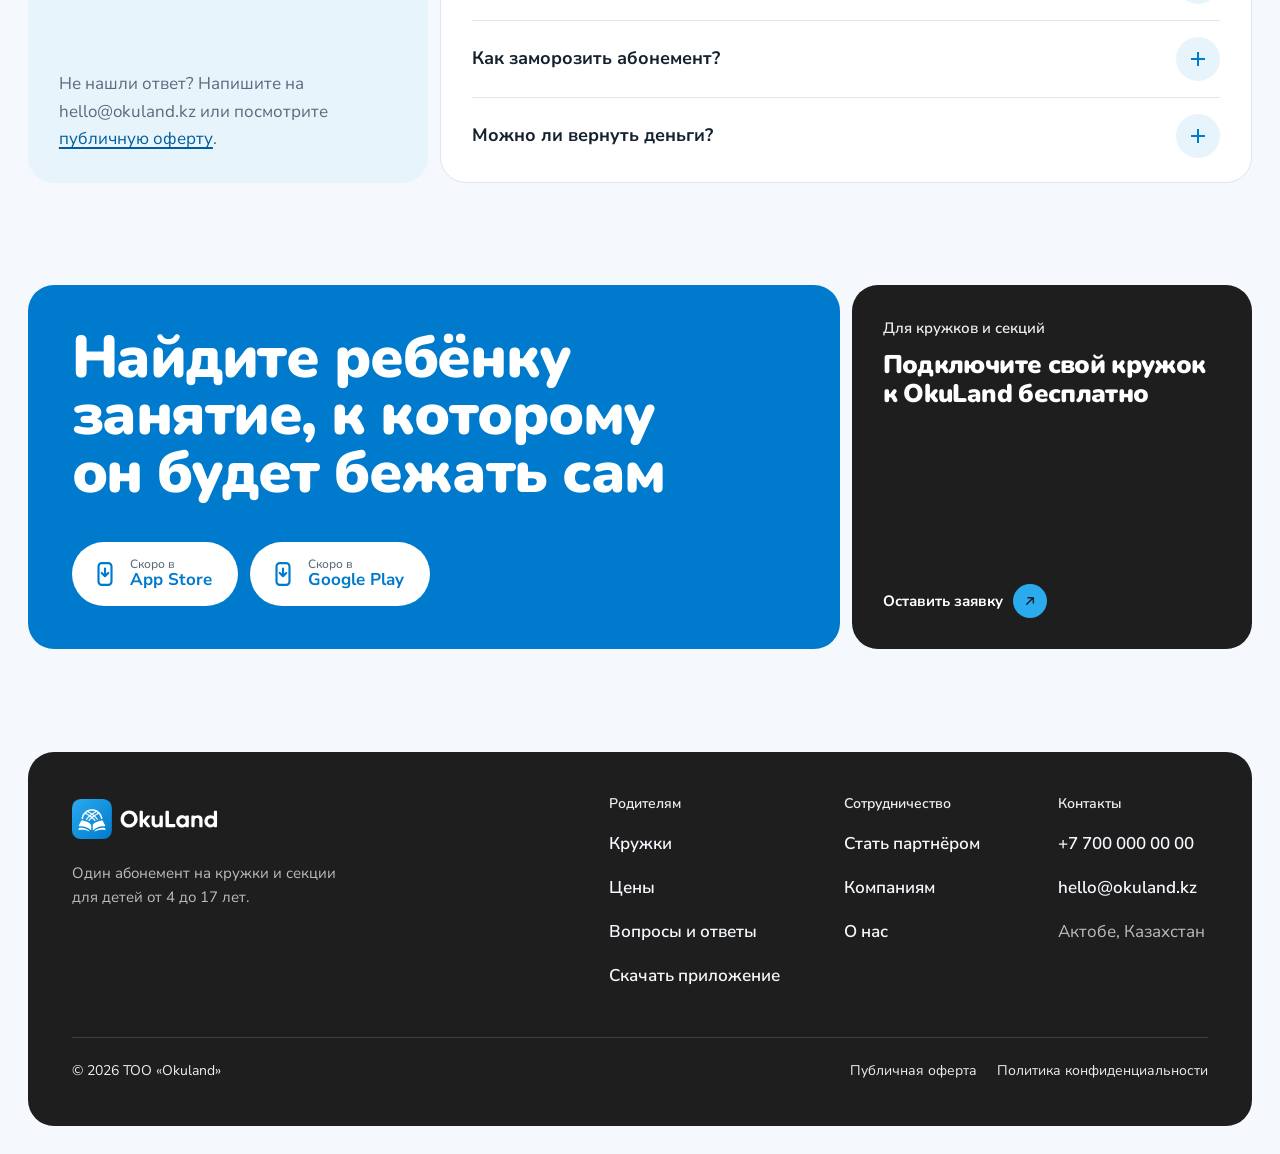
<file: partneram.html>
<!DOCTYPE html>
<html lang="ru"><head><meta charset="utf-8"><title>OkuLand</title>
<meta http-equiv="refresh" content="0; url=index.html#partneram"><link rel="canonical" href="index.html#partneram">
<script>location.replace('index.html#partneram')</script></head>
<body><p><a href="index.html#partneram">Перейти на страницу OkuLand</a></p></body></html>
</file>
<file: assets/v3/style.css>
html,body{background:#F5F9FD}

@font-face{font-family:"Nunito";font-style:normal;font-display:swap;font-weight:200 1000;src:url(fonts/nunito-cyrillic-ext-wght-normal.woff2) format("woff2");unicode-range:U+0460-052F,U+1C80-1C8A,U+20B4,U+2DE0-2DFF,U+A640-A69F,U+FE2E-FE2F}
@font-face{font-family:"Nunito";font-style:normal;font-display:swap;font-weight:200 1000;src:url(fonts/nunito-cyrillic-wght-normal.woff2) format("woff2");unicode-range:U+0301,U+0400-045F,U+0490-0491,U+04B0-04B1,U+2116}
@font-face{font-family:"Nunito";font-style:normal;font-display:swap;font-weight:200 1000;src:url(fonts/nunito-latin-ext-wght-normal.woff2) format("woff2");unicode-range:U+0100-02BA,U+02BD-02C5,U+02C7-02CC,U+02CE-02D7,U+02DD-02FF,U+0304,U+0308,U+0329,U+1D00-1DBF,U+1E00-1E9F,U+1EF2-1EFF,U+2020,U+20A0-20AB,U+20AD-20C0,U+2113,U+2C60-2C7F,U+A720-A7FF}
@font-face{font-family:"Nunito";font-style:normal;font-display:swap;font-weight:200 1000;src:url(fonts/nunito-latin-wght-normal.woff2) format("woff2");unicode-range:U+0000-00FF,U+0131,U+0152-0153,U+02BB-02BC,U+02C6,U+02DA,U+02DC,U+0304,U+0308,U+0329,U+2000-206F,U+20AC,U+2122,U+2191,U+2193,U+2212,U+2215,U+FEFF,U+FFFD}
@font-face{font-family:"Nunito Sans";font-style:normal;font-display:swap;font-weight:200 800;src:url(fonts/nunito-sans-cyrillic-ext-wght-normal.woff2) format("woff2");unicode-range:U+0460-052F,U+1C80-1C8A,U+20B4,U+2DE0-2DFF,U+A640-A69F,U+FE2E-FE2F}
@font-face{font-family:"Nunito Sans";font-style:normal;font-display:swap;font-weight:200 800;src:url(fonts/nunito-sans-cyrillic-wght-normal.woff2) format("woff2");unicode-range:U+0301,U+0400-045F,U+0490-0491,U+04B0-04B1,U+2116}
@font-face{font-family:"Nunito Sans";font-style:normal;font-display:swap;font-weight:200 800;src:url(fonts/nunito-sans-latin-ext-wght-normal.woff2) format("woff2");unicode-range:U+0100-02BA,U+02BD-02C5,U+02C7-02CC,U+02CE-02D7,U+02DD-02FF,U+0304,U+0308,U+0329,U+1D00-1DBF,U+1E00-1E9F,U+1EF2-1EFF,U+2020,U+20A0-20AB,U+20AD-20C0,U+2113,U+2C60-2C7F,U+A720-A7FF}
@font-face{font-family:"Nunito Sans";font-style:normal;font-display:swap;font-weight:200 800;src:url(fonts/nunito-sans-latin-wght-normal.woff2) format("woff2");unicode-range:U+0000-00FF,U+0131,U+0152-0153,U+02BB-02BC,U+02C6,U+02DA,U+02DC,U+0304,U+0308,U+0329,U+2000-206F,U+20AC,U+2122,U+2191,U+2193,U+2212,U+2215,U+FEFF,U+FFFD}


:root{
  --navy:#14212E;
  --cream:#F5F9FD;
  --coral:#2AABEE;
  --vs:#007ACC;
  --vs-h:#0062A3;
  --dark:#1E1E1E;
  --tint:#E8F4FC;
  --paper:#E8F4FC;
  --white:#FFFFFF;
  --ink-2:#5A6B7C;
  --ink-3:#5A6B7C;
  --vs-text:#005E9E;
  --hair:#DCE7F1;
  --cream-2:rgba(255,255,255,.92);
  --display:"Nunito",ui-rounded,system-ui,sans-serif;
  --body:"Nunito Sans",system-ui,sans-serif;
  --ease:cubic-bezier(.22,1,.36,1);
  --gut:clamp(12px,2.2vw,32px);
  --gap:12px;
  --r:26px;
  --hdr:76px;
  accent-color:var(--vs);
  color-scheme:light;
}
*,*::before,*::after{box-sizing:border-box}
html{overflow-x:clip;scroll-behavior:smooth;scroll-padding-top:calc(var(--hdr) + 16px);scrollbar-color:var(--navy) var(--cream)}
body{margin:0;color:var(--navy);font:400 17px/1.6 var(--body);-webkit-font-smoothing:antialiased;-moz-osx-font-smoothing:grayscale}
::selection{background:var(--coral);color:var(--navy)}
img{display:block;max-width:100%}
a{color:inherit}
h1,h2,h3,p{margin:0}
ol,ul{margin:0;padding:0;list-style:none}
:focus-visible{outline:3px solid var(--coral);outline-offset:3px;border-radius:14px}
.skip{position:absolute;left:12px;top:-60px;z-index:100;background:var(--navy);color:var(--cream);padding:12px 18px;border-radius:999px;text-decoration:none}
.skip:focus{top:12px}

/* ---------- кнопки ---------- */
.btn{display:inline-flex;align-items:center;justify-content:center;gap:10px;min-height:48px;padding:0 24px;border-radius:999px;font:700 15px/1 var(--body);text-decoration:none;white-space:nowrap;border:1.5px solid transparent;transition:transform .2s var(--ease),background-color .2s,color .2s,border-color .2s;cursor:pointer}
.btn:active{transform:scale(.97)}
.btn--lg{min-height:56px;padding:0 28px;font-size:16px}
.btn--block{display:flex;width:100%}
.btn--coral{background:var(--coral);color:var(--navy)}
.btn--coral:hover{background:#ff7462}
.btn--ghost-light{border-color:rgba(239,231,217,.4);color:var(--cream)}
.btn--ghost-light:hover{background:var(--cream);color:var(--navy);border-color:var(--cream)}
.btn--line{border-color:var(--hair);color:var(--navy)}
.btn--line:hover{border-color:var(--navy)}
.link-quiet{display:inline-flex;align-items:center;min-height:48px;padding:0 12px;font-weight:600;font-size:15px;text-decoration:none;color:var(--ink-2)}
.link-quiet:hover{color:var(--navy)}
.link-arrow{display:inline-flex;align-items:center;gap:8px;min-height:48px;font-weight:700;text-decoration:underline;text-underline-offset:5px;text-decoration-thickness:1.5px}

/* ---------- логотип и шапка ---------- */
.logo{display:inline-flex;align-items:center;gap:10px;min-height:48px;text-decoration:none}
.logo__mark{width:38px;height:34px;fill:var(--coral)}
.logo__word{font:700 20px/1 var(--display);letter-spacing:-.03em;color:var(--navy)}
.logo--light .logo__word{color:var(--cream)}
.hdr{position:sticky;top:0;z-index:50;background:rgba(239,231,217,.9);backdrop-filter:saturate(1.4) blur(14px);-webkit-backdrop-filter:saturate(1.4) blur(14px)}
.hdr__in{max-width:1440px;margin:0 auto;height:var(--hdr);padding:0 var(--gut);display:flex;align-items:center;gap:24px}
.nav{display:flex;gap:4px;margin-left:auto;padding:4px;border-radius:999px;background:var(--paper);border:1px solid var(--hair)}
.nav a{display:inline-flex;align-items:center;min-height:44px;padding:0 18px;border-radius:999px;font-weight:600;font-size:15px;text-decoration:none;transition:background-color .2s,color .2s}
.nav a:hover{background:var(--navy);color:var(--cream)}
.hdr__end{display:flex;align-items:center;gap:8px;margin-left:auto}
.burger{display:none;width:48px;height:48px;border:0;border-radius:999px;background:var(--navy);margin-left:auto;cursor:pointer;flex-direction:column;align-items:center;justify-content:center;gap:6px}
.burger span{display:block;width:18px;height:2px;background:var(--cream);border-radius:2px;transition:transform .25s var(--ease)}
.burger[aria-expanded="true"] span:first-child{transform:translateY(4px) rotate(45deg)}
.burger[aria-expanded="true"] span:last-child{transform:translateY(-4px) rotate(-45deg)}
.mnav{padding:8px var(--gut) 24px;display:grid;gap:8px}
.mnav[hidden]{display:none}
.mnav a{display:flex;align-items:center;min-height:60px;padding:0 22px;border-radius:22px;background:var(--paper);font:600 20px/1 var(--display);letter-spacing:-.02em;text-decoration:none}

/* ---------- бенто: основа ---------- */
.page{max-width:1440px;margin:0 auto;padding:0 var(--gut)}
.bento{display:grid;grid-template-columns:repeat(6,minmax(0,1fr));gap:var(--gap)}
.t{position:relative;overflow:hidden;border-radius:var(--r);padding:clamp(22px,2.4vw,36px);min-width:0}
.t--paper{background:var(--paper)}
.t--white{background:var(--white);border:1px solid var(--hair)}
.t--navy{background:var(--navy);color:var(--cream)}
.t--coral{background:var(--coral);color:var(--navy)}
.t--photo{padding:0;background:var(--navy)}
.t--link{text-decoration:none;display:flex;flex-direction:column;transition:transform .3s var(--ease)}
.t--link:hover{transform:translateY(-3px)}
.t--link:active{transform:scale(.99)}
.t--photo img{position:absolute;inset:0;width:100%;height:100%;object-fit:cover;object-position:center 30%;transition:transform .7s var(--ease)}
.t--photo:hover img{transform:scale(1.045)}
.t--photo::after{content:"";position:absolute;inset:auto 0 0;height:62%;background:linear-gradient(to top,rgba(19,32,58,.9),rgba(19,32,58,0));z-index:1}
.t__over{position:absolute;left:22px;right:22px;bottom:20px;z-index:2;color:var(--cream);display:grid;gap:4px}
.t__over b{font:700 clamp(20px,1.7vw,26px)/1.1 var(--display);letter-spacing:-.03em}
.t__over small{font-size:14px;line-height:1.4;color:var(--cream-2)}
.t__more{margin-top:auto;display:inline-flex;align-items:center;gap:10px;font-weight:700;font-size:15px}
.t__more::before{content:"";order:2;width:34px;height:34px;border-radius:50%;background:var(--navy) url("data:image/svg+xml,%3Csvg xmlns='http://www.w3.org/2000/svg' viewBox='0 0 24 24' fill='none' stroke='%23EFE7D9' stroke-width='2.2' stroke-linecap='round' stroke-linejoin='round'%3E%3Cpath d='M7 17 17 7M9 7h8v8'/%3E%3C/svg%3E") center/16px no-repeat;transition:transform .25s var(--ease)}
.t--navy .t__more::before{background-color:var(--coral);background-image:url("data:image/svg+xml,%3Csvg xmlns='http://www.w3.org/2000/svg' viewBox='0 0 24 24' fill='none' stroke='%2313203A' stroke-width='2.2' stroke-linecap='round' stroke-linejoin='round'%3E%3Cpath d='M7 17 17 7M9 7h8v8'/%3E%3C/svg%3E")}
.t--link:hover .t__more::before{transform:rotate(45deg)}

/* ---------- геройское бенто ---------- */
.bento--hero{grid-template-rows:minmax(230px,1fr) minmax(230px,1fr) minmax(200px,auto);min-height:calc(100vh - var(--hdr) - var(--gut));min-height:calc(100dvh - var(--hdr) - var(--gut));padding-bottom:var(--gap)}
.t--word{grid-column:span 4;grid-row:span 2;display:grid;place-items:center;container-type:inline-size}
.word{--fs:9.2cqi;display:flex;align-items:center;gap:.07em;font:800 var(--fs)/.8 var(--display);letter-spacing:-.06em;text-transform:uppercase;user-select:none}
.pill{position:relative;display:block;width:3.2em;height:2.1em;border-radius:999px;overflow:hidden;background:var(--navy);flex:none;margin:0 .05em}
.pill img{position:absolute;inset:0;width:100%;height:100%;object-fit:cover;object-position:center 32%;opacity:0;transition:opacity .9s ease}
.pill img.is-on{opacity:1}
.pill__line{position:absolute;inset:0;background:var(--coral);z-index:2;opacity:0;pointer-events:none}
.pill__tag{position:absolute;left:50%;bottom:.1em;transform:translateX(-50%);z-index:3;font:600 max(12px,.12em)/1 var(--body);letter-spacing:0;text-transform:none;color:var(--navy);background:rgba(239,231,217,.94);padding:.55em 1.1em;border-radius:999px;white-space:nowrap}
.t--intro{grid-column:span 2;grid-row:span 2;display:flex;flex-direction:column;justify-content:flex-end;gap:16px}
.t--intro h1{font:700 clamp(24px,2.2vw,34px)/1.1 var(--display);letter-spacing:-.035em;text-wrap:balance}
.t--intro p{color:var(--cream-2);font-size:16px}
.t__cta{display:grid;gap:10px;margin-top:8px}
.t--price{grid-column:span 2;gap:6px}
.t--price small{font-size:15px;font-weight:600;color:rgba(19,32,58,.78)}
.big{font:800 clamp(32px,3.3vw,52px)/1 var(--display);letter-spacing:-.05em;white-space:nowrap}
.big span{font-size:.42em;letter-spacing:-.02em;margin-left:.15em}
.t--hero-photo{grid-column:span 2}
.bento--hero>.t--photo{grid-column:span 2}
.bento--hero>.t--photo img{object-position:center 38%}
.t--qr{grid-column:span 2;display:flex;flex-direction:column;justify-content:space-between;gap:20px}
.t__cap{font-size:15px;color:var(--ink-2);line-height:1.5}
.t__cap b{color:var(--navy)}
.note{display:flex;gap:12px;align-items:flex-start;background:#fff;color:var(--navy);border-radius:20px;padding:14px 16px;box-shadow:0 4px 14px rgba(19,32,58,.08)}
.t--qr .note{background:var(--cream);box-shadow:none}
.note b{display:block;font-size:15px;line-height:1.3}
.note small{display:block;font-size:13px;color:var(--ink-3);margin-top:2px}
.note__dot{flex:none;width:10px;height:10px;border-radius:50%;background:var(--coral);margin-top:6px}
.note__dot--navy{background:var(--navy)}

/* ---------- блоки ---------- */
.block{padding-top:clamp(64px,8vw,112px)}
.block__head{display:flex;justify-content:space-between;align-items:end;gap:20px;flex-wrap:wrap;margin-bottom:24px}
.block>.h2{margin-bottom:24px}
.h2{font:700 clamp(28px,3.6vw,52px)/1.04 var(--display);letter-spacing:-.045em;text-wrap:balance;max-width:18ch}

/* шаги */
.bento--3>.t{grid-column:span 2}
.step{min-height:260px;display:flex;flex-direction:column}
.step__n{display:inline-grid;place-items:center;width:52px;height:52px;border-radius:999px;background:var(--navy);color:var(--cream);font:700 19px/1 var(--display);margin-bottom:auto}
.t--coral .step__n{background:var(--navy)}
.step h3{font:700 22px/1.2 var(--display);letter-spacing:-.03em;margin:40px 0 8px}
.step p{color:var(--ink-2);max-width:32ch}
.t--coral.step p{color:rgba(19,32,58,.82)}

/* направления */
.bento--dirs{grid-auto-rows:clamp(200px,19vw,280px);grid-auto-flow:dense}
.bento--dirs>.t{grid-column:span 2}
.bento--dirs>.d-sport{grid-column:span 3;grid-row:span 2}
.bento--dirs>.d-dance{grid-column:span 1;grid-row:span 2}
.bento--dirs>.d-art,.bento--dirs>.d-music{grid-column:span 3}

/* цены */
.seg{display:inline-flex;padding:5px;border-radius:999px;background:var(--paper);border:1px solid var(--hair)}
.seg button{min-height:48px;padding:0 22px;border:0;border-radius:999px;background:transparent;color:var(--navy);font:700 15px/1 var(--body);cursor:pointer;transition:background-color .2s,color .2s}
.seg button[aria-checked="true"]{background:var(--navy);color:var(--cream)}
.bento--plans>.t{grid-column:span 2}
.plan{display:flex;flex-direction:column;overflow:visible}
.plan h3{font:600 17px/1.2 var(--body);color:var(--ink-2);margin-bottom:18px}
.plan__price{font:700 clamp(32px,3.2vw,46px)/1 var(--display);letter-spacing:-.05em;font-variant-numeric:tabular-nums;white-space:nowrap}
.plan__per{margin-top:6px;font-size:15px;color:var(--ink-2)}
.plan ul{margin:24px 0 28px;padding-top:20px;border-top:1px solid var(--hair);display:grid;gap:10px;flex:1}
.plan li{position:relative;padding-left:22px;font-size:16px}
.plan li::before{content:"";position:absolute;left:0;top:.6em;width:9px;height:9px;border-radius:50%;background:var(--coral)}
.plan--best h3,.plan--best .plan__per{color:var(--cream-2)}
.plan--best ul{border-top-color:rgba(239,231,217,.18)}
.plan__badge{position:absolute;top:20px;right:20px;background:var(--coral);color:var(--navy);font:700 13px/1 var(--body);padding:9px 14px;border-radius:999px}
.note-line{margin-top:16px;color:var(--ink-2);font-size:15px}

/* родителям */
.par{grid-column:span 4;display:flex;flex-direction:column;justify-content:space-between;gap:40px;padding:clamp(28px,3.4vw,56px)}
.par .h2{color:var(--cream)}
.par__list li{display:grid;gap:4px;padding:20px 0;border-top:1px solid rgba(239,231,217,.16)}
.par__list b{font:700 19px/1.25 var(--display);letter-spacing:-.025em;color:var(--coral)}
.par__list span{color:var(--cream-2);max-width:52ch}
.phone-t{grid-column:span 2;display:grid;place-items:center;padding:clamp(24px,3vw,40px)}
.phone{position:relative;width:min(100%,330px);border-radius:44px;background:var(--cream);padding:68px 14px 16px;display:flex;flex-direction:column;gap:10px;box-shadow:0 0 0 9px var(--navy),0 24px 50px rgba(19,32,58,.3)}
.phone::before{content:"";position:absolute;top:18px;left:50%;transform:translateX(-50%);width:92px;height:26px;border-radius:999px;background:var(--navy)}
.sub{margin-top:6px;background:var(--navy);color:var(--cream);border-radius:24px;padding:18px;display:grid;gap:6px}
.sub small{font-size:13px;color:var(--cream-2)}
.sub>b{font:700 16px/1.25 var(--display);letter-spacing:-.02em}
.sub__bar{height:8px;border-radius:999px;background:rgba(239,231,217,.16);margin:10px 0 6px;overflow:hidden}
.sub__bar i{display:block;width:12%;height:100%;background:var(--coral);border-radius:inherit}
.sub__row{display:flex;justify-content:space-between;font-size:14px;color:var(--cream-2)}
.sub__row b{color:var(--cream)}

/* вопросы */
.faq-t{grid-column:span 2;display:flex;flex-direction:column;justify-content:space-between;gap:24px}
.faq-t p{color:var(--ink-2)}
.faq{grid-column:span 4;padding-top:8px;padding-bottom:8px}
.faq details+details{border-top:1px solid var(--hair)}
.faq summary{list-style:none;cursor:pointer;display:flex;justify-content:space-between;align-items:center;gap:16px;min-height:76px;padding:12px 0;font:700 18px/1.3 var(--body)}
.faq summary::-webkit-details-marker{display:none}
.faq summary::after{content:"";flex:none;width:44px;height:44px;border-radius:50%;background:
  linear-gradient(var(--navy),var(--navy)) center/14px 2px no-repeat,
  linear-gradient(var(--navy),var(--navy)) center/2px 14px no-repeat,var(--cream);transition:transform .25s var(--ease),background-color .2s}
.faq details[open] summary::after{transform:rotate(45deg);background-color:var(--coral)}
.faq details p{padding:0 60px 22px 0;color:var(--ink-2);max-width:62ch}

/* приложение */
.app-t{grid-column:span 4;display:flex;flex-direction:column;justify-content:space-between;gap:40px;min-height:340px;padding:clamp(28px,3.4vw,56px)}
.app__h{font:800 clamp(32px,4.6vw,68px)/.98 var(--display);letter-spacing:-.055em;max-width:12ch}
.app__btns{display:flex;gap:12px;flex-wrap:wrap}
.store{display:inline-flex;align-items:center;gap:12px;min-height:64px;padding:0 26px 0 20px;border-radius:999px;background:var(--navy);color:var(--cream);text-decoration:none;font:700 17px/1.1 var(--body);transition:transform .2s var(--ease)}
.store:hover{transform:translateY(-2px)}
.store svg{width:26px;height:26px}
.store small{display:block;font-weight:500;font-size:12px;color:var(--cream-2)}
.partner-t{grid-column:span 2;gap:10px}
.partner-t small{font-size:15px;font-weight:600;color:var(--cream-2)}
.partner-t b{font:700 clamp(22px,2vw,30px)/1.15 var(--display);letter-spacing:-.035em}

/* подвал */
.ftr{max-width:1440px;margin:clamp(64px,8vw,112px) auto 0;padding:0 var(--gut) var(--gut)}
.ftr__box{background:var(--navy);color:var(--cream);border-radius:var(--r);padding:clamp(28px,3.4vw,56px)}
.ftr__top{display:flex;justify-content:space-between;gap:48px;flex-wrap:wrap;padding-bottom:40px;border-bottom:1px solid rgba(239,231,217,.16)}
.ftr__cols{display:grid;grid-template-columns:repeat(3,minmax(150px,auto));gap:clamp(28px,5vw,72px)}
.ftr__cols h3{font:600 14px/1.3 var(--body);color:var(--cream-2);margin-bottom:8px}
.ftr__cols a{display:flex;align-items:center;min-height:44px;text-decoration:none;font-weight:600}
.ftr__cols a:hover{color:var(--coral)}
.ftr__bot{display:flex;justify-content:space-between;gap:16px;flex-wrap:wrap;padding-top:22px;font-size:14px;color:var(--cream-2)}
.ftr__bot a{text-decoration:none}

.dock{display:none}

/* ---------- адаптив ---------- */
@media (max-width:1080px){
  .nav,.hdr__end{display:none}
  .burger{display:flex}
  .bento--hero{grid-template-rows:none;min-height:0}
  .t--word{grid-column:span 6;grid-row:auto;min-height:340px}
  .t--intro{grid-column:span 6;grid-row:auto}
  .t__cta{grid-template-columns:1fr 1fr}
  .bento--hero>.t--price,.bento--hero>.t--photo,.bento--hero>.t--qr{grid-column:span 3}
  .bento--hero>.t--qr{grid-column:span 6}
  .bento--hero>.t--photo{min-height:240px}
  .bento--dirs>.t,.bento--dirs>.d-music{grid-column:span 3}
  .bento--dirs>.d-art{grid-column:span 6}
  .bento--dirs>.d-sport{grid-column:span 6;grid-row:span 1}
  .bento--dirs>.d-dance{grid-column:span 3;grid-row:span 1}
  .bento--plans>.t{grid-column:span 6}
  .bento--plans>.plan--best{order:-1}
  .par,.phone-t,.faq-t,.faq,.app-t,.partner-t{grid-column:span 6}
  .bento--3>.t{grid-column:span 6;min-height:0}
  .step h3{margin-top:28px}
}
@media (max-width:720px){
  :root{--hdr:64px;--r:26px;--gap:10px}
  body{font-size:16px}
  .t--word{min-height:0;padding:26px 16px}
  .word{--fs:24cqi;flex-direction:column;gap:.07em;line-height:.82}
  .pill{width:calc(100cqi - 0px);height:calc(100cqi / 2);margin:.02em 0}
  .pill__tag{font-size:13px;bottom:12px}
  .t--intro h1{font-size:25px}
  .t__cta{grid-template-columns:1fr}
  .t__cta .btn--coral{display:none}
  .bento--hero>.t--price,.bento--hero>.t--photo{grid-column:span 6}
  .bento--dirs{grid-auto-rows:180px}
  .t__over{left:16px;right:16px;bottom:14px}
  .bento--dirs .t__over small{display:none}
  .faq details p{padding-right:0}
  .ftr{padding-bottom:calc(96px + env(safe-area-inset-bottom))}
  .ftr__cols{grid-template-columns:1fr 1fr}
  .dock{display:block;position:fixed;left:0;right:0;bottom:0;z-index:70;padding:10px var(--gut) calc(10px + env(safe-area-inset-bottom));background:rgba(239,231,217,.92);backdrop-filter:blur(12px);-webkit-backdrop-filter:blur(12px)}
  .lawbtn{bottom:calc(86px + env(safe-area-inset-bottom));min-height:40px;padding:0 14px;font-size:13px}
  .lawpanel{bottom:calc(136px + env(safe-area-inset-bottom))}
  .ux-on [data-law]::before{max-width:calc(100vw - 56px)}
}
@media (prefers-reduced-motion:reduce){
  html{scroll-behavior:auto}
  *,*::before,*::after{transition-duration:.01ms!important;animation-duration:.01ms!important}
}

/* ================= бренд-бук: Telegram Blue + Code Blue, Nunito ================= */
::selection{background:var(--coral);color:var(--navy)}
:focus-visible{outline-color:var(--vs)}
.btn--coral{background:var(--vs);color:#fff}
.btn--coral:hover{background:var(--vs-h)}
.t--navy .btn--coral{background:#fff;color:var(--vs)}
.t--navy .btn--coral:hover{background:var(--tint)}
.btn--ghost-light{border-color:rgba(255,255,255,.5);color:#fff}
.btn--ghost-light:hover{background:#fff;color:var(--vs);border-color:#fff}
.t--navy{background:var(--vs);color:#fff}
.t--white{background:#fff;border:1px solid var(--hair)}
.t--paper{background:var(--tint)}
.t--coral{background:var(--coral);color:var(--navy)}
.par,.partner-t{background:var(--dark)}
.ftr__box{background:var(--dark)}
.logo__img{height:40px;width:auto;display:block}
.nav{background:#fff}
.nav a:hover{background:var(--tint);color:var(--vs)}
.mnav a{background:#fff;border:1px solid var(--hair)}
.burger{background:var(--vs)}
.burger span{background:#fff}
.hdr{background:rgba(245,249,253,.9)}
.dock{background:rgba(245,249,253,.92)}
.h2,.t--intro h1,.step h3,.par__list b,.partner-t b,.app__h,.big,.plan__price,.t__over b,.mnav a,.sub>b{font-family:var(--display);font-weight:900;letter-spacing:-.025em}
.h2{letter-spacing:-.03em}
.word{font-weight:1000;letter-spacing:-.035em;--fs:11cqi}
.word__half{color:var(--navy)}
.word__half:last-child{color:var(--vs)}
.t--word{background:#fff;border:1px solid var(--hair)}
.t--word::before{content:"";position:absolute;left:50%;bottom:-6%;width:86%;aspect-ratio:536/266;transform:translateX(-50%);background:url(../img/brand/okuland-shanyrak-blue.svg) center/contain no-repeat;opacity:.07;pointer-events:none}
.pill{background:var(--vs)}
.pill__line{background:var(--coral)}
.pill__tag{background:rgba(255,255,255,.95);color:var(--navy);font-family:var(--body);font-weight:700}
.note{background:#fff}
.t--qr .note{background:var(--tint)}
.note__dot{background:var(--coral)}
.note__dot--navy{background:var(--vs)}
.plan li::before{background:var(--coral)}
.plan__badge{background:#fff;color:var(--vs)}
.plan--best ul{border-top-color:rgba(255,255,255,.25)}
.t--paper.plan{background:#fff;border:1px solid var(--hair)}
.seg{background:#fff}
.seg button[aria-checked="true"]{background:var(--vs);color:#fff}
.par__list b{color:var(--coral)}
.par__list li{border-top-color:rgba(255,255,255,.14)}
.phone{background:var(--cream);box-shadow:0 0 0 9px var(--navy),0 24px 50px rgba(20,33,46,.3)}
.phone::before{background:var(--navy)}
.sub{background:var(--vs)}
.sub__bar{background:rgba(255,255,255,.25)}
.sub__bar i{background:#fff}
.faq summary::after{background:
  linear-gradient(var(--vs),var(--vs)) center/14px 2px no-repeat,
  linear-gradient(var(--vs),var(--vs)) center/2px 14px no-repeat,var(--tint)}
.faq details[open] summary::after{background-color:var(--coral)}
.store{background:var(--navy);color:#fff}
.t--navy .t__more::before{background-color:#fff;background-image:url("data:image/svg+xml,%3Csvg xmlns='http://www.w3.org/2000/svg' viewBox='0 0 24 24' fill='none' stroke='%23007ACC' stroke-width='2.2' stroke-linecap='round' stroke-linejoin='round'%3E%3Cpath d='M7 17 17 7M9 7h8v8'/%3E%3C/svg%3E")}
.partner-t .t__more::before{background-color:var(--coral);background-image:url("data:image/svg+xml,%3Csvg xmlns='http://www.w3.org/2000/svg' viewBox='0 0 24 24' fill='none' stroke='%2314212E' stroke-width='2.2' stroke-linecap='round' stroke-linejoin='round'%3E%3Cpath d='M7 17 17 7M9 7h8v8'/%3E%3C/svg%3E")}
.t--photo,.t--photo::after{--x:0}
.t--photo::after{background:linear-gradient(to top,rgba(20,33,46,.88),rgba(20,33,46,0))}
.lawbtn{background:var(--vs);color:#fff}
.lawbtn[aria-pressed="true"]{background:var(--coral);color:var(--navy)}
.ux-on [data-law]{outline-color:var(--vs)}
.ux-on [data-law]::before{background:var(--vs);color:#fff}
.t--coral .step__n{background:var(--navy);color:#fff}
.step__n{background:var(--vs);color:#fff}
@media (max-width:720px){.word{--fs:26cqi}}
.app__h{max-width:16ch}

/* ================= v3: бренд-бук, исправленные плитки и новые блоки ================= */
.t--blue{background:var(--vs);color:#fff}
.t--tint{background:var(--tint);color:var(--navy)}
.t--dark{background:var(--dark);color:#fff}
.btn--white{background:#fff;color:var(--vs)}
.btn--white:hover{background:var(--tint)}
.t--blue .t__cta .btn--ghost-light,.t--blue .btn--ghost-light{border-color:rgba(255,255,255,.55)}
.t--blue p,.t--dark p{color:rgba(255,255,255,.82)}
.t--price small{color:var(--ink-2)}
.t--price .big{color:var(--vs)}
.t--tint .t__more::before{background-color:var(--vs)}
.t--blue .t__more::before{background-color:#fff;background-image:url("data:image/svg+xml,%3Csvg xmlns='http://www.w3.org/2000/svg' viewBox='0 0 24 24' fill='none' stroke='%23007ACC' stroke-width='2.2' stroke-linecap='round' stroke-linejoin='round'%3E%3Cpath d='M7 17 17 7M9 7h8v8'/%3E%3C/svg%3E")}
.t--dark .t__more::before{background-color:var(--coral);background-image:url("data:image/svg+xml,%3Csvg xmlns='http://www.w3.org/2000/svg' viewBox='0 0 24 24' fill='none' stroke='%2314212E' stroke-width='2.2' stroke-linecap='round' stroke-linejoin='round'%3E%3Cpath d='M7 17 17 7M9 7h8v8'/%3E%3C/svg%3E")}
.t--blue.step .step__n{background:#fff;color:var(--vs)}
.t--blue.step p{color:rgba(255,255,255,.85)}
.t--tint.step p{color:var(--ink-2)}
.block__sub{color:var(--ink-2);max-width:42ch}
.h3{font:900 clamp(22px,2vw,28px)/1.15 var(--display);letter-spacing:-.02em;margin-bottom:14px}
.t--blue .h2,.t--dark .h2{color:#fff}
.note-line a,.faq-t a,.doc a:not([class]){color:var(--vs);text-decoration-thickness:1.5px;text-underline-offset:3px}

/* родителям */
.bento--parents>.par{grid-column:span 4;grid-row:span 2}
.bento--parents>.phone-t{grid-column:span 2;grid-row:span 2}
.bento--parents>.mini{grid-column:span 2}
.par__lead{margin-top:16px;max-width:52ch}
.safe{display:grid;grid-template-columns:repeat(2,minmax(0,1fr));gap:10px 24px}
.safe li{position:relative;padding:14px 0 0 30px;border-top:1px solid rgba(255,255,255,.14);font-weight:600;line-height:1.45}
.safe li::before{content:"";position:absolute;left:0;top:16px;width:20px;height:20px;border-radius:50%;background:var(--coral) url("data:image/svg+xml,%3Csvg xmlns='http://www.w3.org/2000/svg' viewBox='0 0 24 24' fill='none' stroke='%2314212E' stroke-width='3' stroke-linecap='round' stroke-linejoin='round'%3E%3Cpath d='m6 12 4 4 8-8'/%3E%3C/svg%3E") center/12px no-repeat}
.safe--light li{border-top-color:rgba(255,255,255,.25)}
.safe--light li::before{background-color:#fff;background-image:url("data:image/svg+xml,%3Csvg xmlns='http://www.w3.org/2000/svg' viewBox='0 0 24 24' fill='none' stroke='%23007ACC' stroke-width='3' stroke-linecap='round' stroke-linejoin='round'%3E%3Cpath d='m6 12 4 4 8-8'/%3E%3C/svg%3E")}
.sched{background:#fff;border-radius:20px;padding:14px 16px;display:grid;gap:2px}
.sched__h{font:800 14px/1.2 var(--display);margin-bottom:6px}
.sched__row{display:grid;grid-template-columns:auto 1fr auto;gap:10px;align-items:center;padding:8px 0;border-top:1px solid var(--hair);font-size:13px}
.sched__row b{font-weight:800;white-space:nowrap}
.sched__row span{color:var(--ink-2);min-width:0;overflow:hidden;text-overflow:ellipsis;white-space:nowrap}
.sched__row i{font-style:normal;font-weight:700;font-size:12px;padding:4px 8px;border-radius:999px;background:var(--vs);color:#fff;white-space:nowrap}
.sched__row i.is-free{background:var(--tint);color:var(--vs)}
.mini{display:flex;flex-direction:column;gap:8px}
.mini b{font:900 19px/1.25 var(--display);letter-spacing:-.015em}
.mini p{color:var(--ink-2);font-size:15.5px}

/* партнёрам */
.bento--partner>.partner-intro{grid-column:span 3;display:flex;flex-direction:column;gap:18px;justify-content:space-between;align-items:flex-start}
.bento--partner>.psteps{grid-column:span 3}
.bento--partner>.mini{grid-column:span 2}
.bento--partner>.form{grid-column:span 6}
.psteps{counter-reset:ps;display:grid;grid-template-columns:repeat(2,minmax(0,1fr));gap:22px 24px;align-content:center}
.psteps li{counter-increment:ps;display:grid;gap:4px;padding-top:44px;position:relative}
.psteps li::before{content:counter(ps);position:absolute;top:0;left:0;width:34px;height:34px;border-radius:50%;display:grid;place-items:center;background:var(--vs);color:#fff;font:900 15px/1 var(--display)}
.psteps b{font:900 18px/1.2 var(--display)}
.psteps span{color:var(--ink-2);font-size:15px}
.form h3{font:900 24px/1.2 var(--display);margin-bottom:6px}
.form__hint{color:var(--ink-2);font-size:15px;margin-bottom:20px;max-width:70ch}
.form__grid{display:grid;grid-template-columns:repeat(4,minmax(0,1fr));gap:12px;margin-bottom:18px}
.form label{display:grid;gap:6px;font-weight:700;font-size:14px}
.form input{min-height:52px;padding:0 16px;border-radius:14px;border:1.5px solid var(--hair);background:var(--cream);font:500 16px var(--body);color:var(--navy);width:100%}
.form input:focus{outline:none;border-color:var(--vs);box-shadow:0 0 0 4px rgba(0,122,204,.15)}
.form__ok{margin-top:14px;font-weight:700;color:var(--vs)}

/* компаниям, о нас, города */
.bento--corp>.corp{grid-column:span 3;grid-row:span 2;display:flex;flex-direction:column;gap:22px;align-items:flex-start;padding:clamp(28px,3.4vw,56px)}
.corp .safe{grid-template-columns:1fr;width:100%}
.bento--corp>.about,.bento--corp>.cities{grid-column:span 3}
.about p{color:var(--ink-2)}
.facts{display:grid;grid-template-columns:repeat(3,minmax(0,1fr));gap:12px;margin:22px 0 0}
.facts div{background:var(--tint);border-radius:18px;padding:14px}
.facts dt{font:900 clamp(24px,2.2vw,32px)/1 var(--display);color:var(--vs)}
.facts dd{margin:6px 0 0;font-size:13.5px;color:var(--ink-2);line-height:1.35}
.cities ul{display:grid;grid-template-columns:repeat(3,minmax(0,1fr));gap:8px}
.cities li{background:#fff;border-radius:16px;padding:12px 14px;font-weight:800;display:grid;gap:2px}
.cities small{font-weight:600;font-size:13px;color:var(--ink-3)}
.cities li.is-live{background:var(--vs);color:#fff}
.cities li.is-live small{color:rgba(255,255,255,.85)}

/* приложение, подвал */
.app-t .app__h{color:#fff;max-width:18ch}
.store{background:#fff;color:var(--vs)}
.store small{color:var(--ink-2)}
.ftr__brand p{margin-top:14px;max-width:30ch;color:rgba(255,255,255,.7);font-size:15px}
.ftr__txt{display:flex;align-items:center;min-height:44px;color:rgba(255,255,255,.7)}
.ftr__docs{display:flex;gap:20px;flex-wrap:wrap}
.ftr__docs a:hover{color:#fff}

@media (max-width:1080px){
  .bento--parents>.par,.bento--parents>.phone-t{grid-column:span 6;grid-row:auto}
  .bento--parents>.mini,.bento--partner>.mini{grid-column:span 6}
  .bento--partner>.partner-intro,.bento--partner>.psteps{grid-column:span 6}
  .bento--corp>.corp,.bento--corp>.about,.bento--corp>.cities{grid-column:span 6;grid-row:auto}
  .form__grid{grid-template-columns:repeat(2,minmax(0,1fr))}
}
@media (max-width:720px){
  .safe,.psteps{grid-template-columns:1fr}
  .form__grid,.facts{grid-template-columns:1fr}
  .cities ul{grid-template-columns:repeat(2,minmax(0,1fr))}
}
@media (max-width:720px){.t__cta .btn--white{display:none}}

/* документ: оферта */
.doc{max-width:860px;margin:0 auto;padding:clamp(24px,4vw,48px) 0 0}
.doc__card{background:#fff;border:1px solid var(--hair);border-radius:var(--r);padding:clamp(24px,4vw,56px)}
.doc h1{font:900 clamp(30px,4vw,48px)/1.08 var(--display);letter-spacing:-.03em;margin-bottom:12px}
.doc__meta{color:var(--ink-2);font-size:15px;margin-bottom:28px}
.doc__toc{display:flex;flex-wrap:wrap;gap:8px;margin:0 0 32px}
.doc__toc a{display:inline-flex;align-items:center;min-height:40px;padding:0 14px;border-radius:999px;background:var(--tint);color:var(--vs);font-weight:700;font-size:14px;text-decoration:none}
.doc__toc a:hover{background:var(--vs);color:#fff}
.doc h2{font:900 22px/1.25 var(--display);letter-spacing:-.015em;margin:36px 0 12px;scroll-margin-top:100px}
.doc p,.doc li{max-width:72ch}
.doc p+p{margin-top:10px}
.doc ol.num{list-style:none;padding:0;display:grid;gap:10px}
.doc ol.num li{padding-left:3.2em;position:relative}
.doc ol.num li>span:first-child{position:absolute;left:0;font-weight:800;color:var(--vs);font-variant-numeric:tabular-nums}
.doc__note{margin-top:32px;padding:16px 18px;border-radius:16px;background:var(--tint);font-size:15px;color:var(--ink-2)}
.ftr__bot--solo{padding-top:0}
@media (max-width:1080px){.hdr__end--doc{display:flex}.hdr__end--doc .btn{display:none}}
.nf{min-height:calc(100vh - var(--hdr) - 160px);display:grid;place-items:center;text-align:center;padding:24px 0}
.nf__card{max-width:640px}
.nf__num{font:1000 clamp(96px,18vw,200px)/.9 var(--display);color:var(--vs);letter-spacing:-.05em}
.nf h1{font:900 clamp(24px,3vw,34px)/1.15 var(--display);margin:14px 0 10px}
.nf p{color:var(--ink-2);margin-bottom:24px}

/* ================= v3.1: фото по фокусу, без шаблонных повторов, контраст ================= */
p,li,dd,summary{text-wrap:pretty}
.t--photo img,.pill img{object-position:var(--fp,50% 35%)}
.t--photo::after{content:none}
.chip{position:absolute;left:12px;bottom:12px;z-index:2;display:grid;gap:2px;max-width:calc(100% - 24px);padding:10px 14px;border-radius:16px;background:rgba(255,255,255,.94);color:var(--navy);box-shadow:0 4px 16px rgba(20,33,46,.12)}
.chip b{font:900 16px/1.2 var(--display);letter-spacing:-.01em}
.chip small{font-size:13px;line-height:1.35;color:var(--ink-2)}
.t--blue p,.t--dark p,.t--intro p{color:rgba(255,255,255,.95)}
.t--blue.step p{color:#fff}
.sched__row i.is-free,.doc__toc a,.note-line a,.faq-t a,.doc a:not([class]){color:var(--vs-text)}
.form input::placeholder{color:var(--ink-2);opacity:1}
.store small{color:var(--ink-2)}

/* направления: сетка под вертикальные фото */
.bento--dirs{grid-template-columns:repeat(4,minmax(0,1fr));grid-auto-rows:clamp(300px,29vw,430px);grid-auto-flow:row dense}
.bento--dirs>.t{grid-column:auto;grid-row:auto}
.bento--dirs>.d-wide{grid-column:span 2}

/* родителям: удобства одной плиткой */
.bento--parents>.perks{grid-column:span 6;display:grid;grid-template-columns:repeat(3,minmax(0,1fr));gap:0}
.perks p{padding:4px 28px;color:var(--ink-2)}
.perks p:first-child{padding-left:0}
.perks p+p{border-left:1px solid var(--hair)}
.perks b{color:var(--navy)}

/* партнёрам */
.partner-intro .safe{grid-template-columns:1fr;width:100%;gap:0}
.partner-intro .safe li{padding-bottom:12px}

/* о нас и города без вложенных карточек */
.about__more{margin-top:14px}
.cities ul{gap:0 24px}
.cities li,.cities li.is-live{background:none;color:var(--navy);border-radius:0;padding:12px 0;border-top:1px solid rgba(20,33,46,.12)}
.cities li.is-live small{color:var(--vs-text);font-weight:800}
.cities small{color:var(--ink-2)}

@media (max-width:1080px){
  .bento--dirs{grid-template-columns:repeat(2,minmax(0,1fr));grid-auto-rows:clamp(300px,52vw,420px)}
  .perks{grid-template-columns:1fr!important}
  .perks p,.perks p:first-child{padding:14px 0}
  .perks p+p{border-left:0;border-top:1px solid var(--hair)}
}
@media (max-width:720px){
  .bento--dirs{grid-auto-rows:260px}
  .chip{left:8px;bottom:8px;max-width:calc(100% - 16px);padding:8px 11px;border-radius:13px}
  .chip b{font-size:14.5px}
  .chip small{display:none}
}
.chip--tl{bottom:auto;top:12px}
.t--blue,.t--blue p,.t--blue h3,.t--blue small,.t--blue li,.t--blue .plan__per,.t--intro p,.btn--ghost-light{color:#fff}
.t--blue .store small{color:var(--ink-2)}
.sub,.sub small,.sub__row,.sub__row b{color:#fff}
</file>
